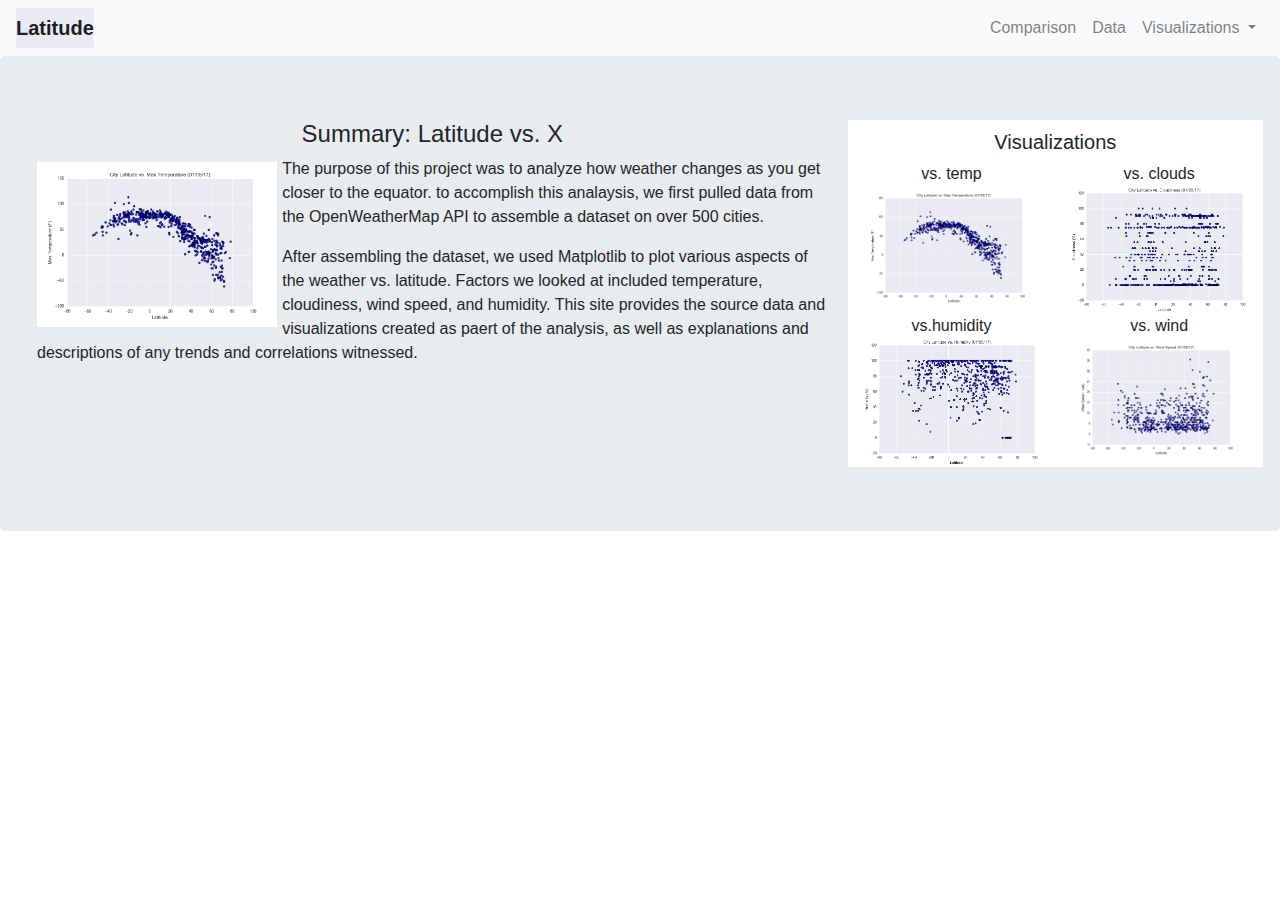
<file: index.html>
<!DOCTYPE html>
<html lang="en">
<head>
    <meta charset="UTF-8"/>
    <title>WeatherPy Analytics</title>
    <link rel="stylesheet" href="https://stackpath.bootstrapcdn.com/bootstrap/4.3.1/css/bootstrap.min.css" integrity="sha384-ggOyR0iXCbMQv3Xipma34MD+dH/1fQ784/j6cY/iJTQUOhcWr7x9JvoRxT2MZw1T" crossorigin="anonymous">
    <script src="https://code.jquery.com/jquery-3.3.1.slim.min.js" integrity="sha384-q8i/X+965DzO0rT7abK41JStQIAqVgRVzpbzo5smXKp4YfRvH+8abtTE1Pi6jizo" crossorigin="anonymous"></script>
    <script src="https://cdnjs.cloudflare.com/ajax/libs/popper.js/1.14.7/umd/popper.min.js" integrity="sha384-UO2eT0CpHqdSJQ6hJty5KVphtPhzWj9WO1clHTMGa3JDZwrnQq4sF86dIHNDz0W1" crossorigin="anonymous"></script>
    <script src="https://stackpath.bootstrapcdn.com/bootstrap/4.3.1/js/bootstrap.min.js" integrity="sha384-JjSmVgyd0p3pXB1rRibZUAYoIIy6OrQ6VrjIEaFf/nJGzIxFDsf4x0xIM+B07jRM" crossorigin="anonymous"></script>

    <link rel="stylesheet" href="style.css">
  
</head>

<body>
    <title>Home</title>
    <!--Navigation Bar-->
    <nav class="navbar navbar-expand-md navbar-light bg-light">
        <a class="navbar-brand brhead" href="index.html">Latitude</a>
        <button class="navbar-toggler" type="button" data-toggle="collapse" 
        data-target="#navbarSupportedContent" aria-controls="navbarSupportedContent" 
        aria-expanded="false" aria-label="Toggle navigation">
            <span class="navbar-toggler-icon"></span>
        </button>                  
        <div class="collapse navbar-collapse justify-content-end" id="navbar-collapse">
            <ul class="navbar-nav">
            <li class="nav-item">
                <a class="nav-link" href="comparison.html">Comparison</a>
            </li>
            <li class="nav-item">
                <a class="nav-link" href="data.html">Data</a>
            </li>
            <li class="nav-item dropdown mr-auto">
                <a class="nav-link dropdown-toggle" href="#" id="navbarDropdown" role="button" 
                data-toggle="dropdown" aria-haspopup="true" aria-expanded="false">
                Visualizations
                </a>
                <div class="dropdown-menu dropdown-menu-right" aria-labelledby="navbarDropdown">
                <a class="dropdown-item" href="temp.html">Lat vs Max Temperature</a>
                <a class="dropdown-item" href="humidity.html">Lat vs Max Humidity</a>
                <a class="dropdown-item" href="clouds.html">Lat vs Max Cloudiness</a>
                <a class="dropdown-item" href="wind.html">Lat vs Wind Speed</a>
                </div>
            </li>
            </ul>
        </div>
    </nav>

    <!-- Body of Home Page-->
    <div class="jumbotron">
        <div class="row">
            <div class="col-md-8">            
                <h4 class="text-center">Summary:  Latitude vs. X</h4>
                <div class="snippet img">
                    <img src="temp.png" class="float-left" 
                    alt="plot thumbnail">                                  
                    <p style="padding-left:5px">The purpose of this project was to analyze how weather changes
                        as you get closer to the equator.  to accomplish this analaysis,
                        we first pulled data from the OpenWeatherMap API to assemble a 
                        dataset on over 500 cities.
                    </p>
                    <p style="padding-left: 5px"  >After assembling the dataset, we used Matplotlib to plot various
                        aspects of the weather vs. latitude.  Factors we looked at included
                        temperature, cloudiness, wind speed, and humidity.  This site
                        provides the source data and visualizations created as paert of the
                        analysis, as well as explanations and descriptions of any trends and
                        correlations witnessed.
                    </p>
                </div> 
            </div>
            <!-- Visualization Bar-->
            <div class ="col-md-4 text-center" style="background-color: white" >
            <h5 class="text-center" style="padding-top:10px">Visualizations</h5>
                    
                <!-- First Row with 2 plots-->   
                <div class="row">                         
                    <div class="col-sm">
                        <h10>vs. temp</h10>
                        <a href="temp.html">                        
                            <div class="thumbs img">
                            <img src="temp.png" class="img-fluid"  
                            alt="temp thumbnail"> 
                            </div>                        
                        </a>
                    </div>                        
                    <div class="col-sm">
                        <h10>vs. clouds</h10>    
                        <a href="clouds.html">
                            <div class="thumbs img">
                            <img src="clouds.png" class="img-fluid"   
                            alt="clouds thumbnail"> 
                            </div>
                        </a>
                    </div>
                </div>
                <!--Second row of plots--> 
                <div class="row"> 
                    <div class="col-sm">
                        <h10>vs.humidity</h10>
                        <a href="humidity.html">
                            <div class="thumbs img">
                            <img src="humidity.png" class="img-fluid"
                            alt="humidity thumbnail"> 
                            </div>
                        </a>
                    </div>
                    <div class="col-sm">
                        <h10>vs. wind</h10>
                        <a href="wind.html">
                            <div class="thumbs img">
                            <img src="wind.png" class="img-fluid" 
                            alt="wind thumbnail"> 
                            </div>
                        </a>
                    </div>
                </div>
            </div>    
        </div>   
    </div>
</body>
</html>
</file>
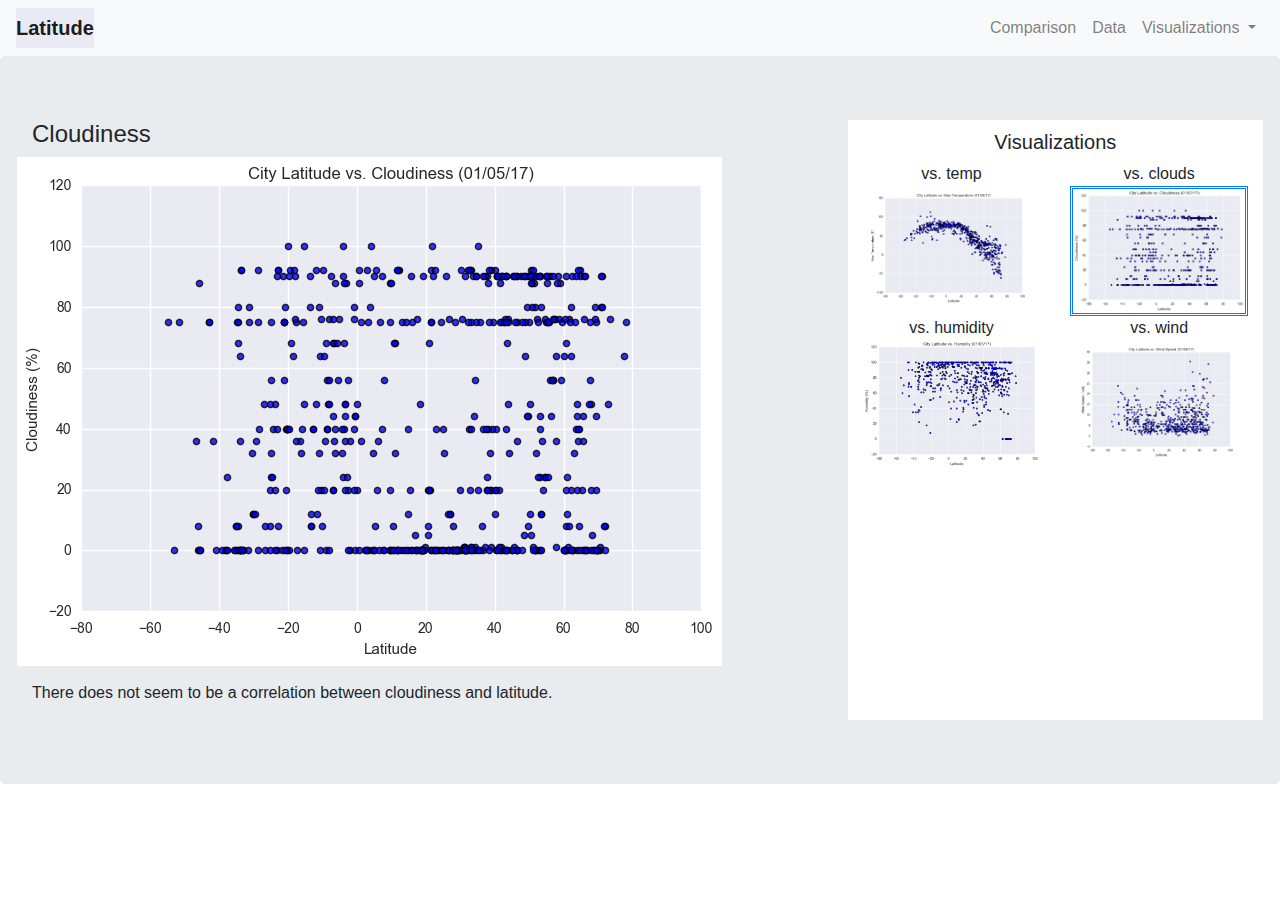
<file: clouds.html>
<!DOCTYPE html>
<html lang="en">
<head>
    <meta charset="UTF-8"/>
    <title>Graphing Homework</title>
    <link rel="stylesheet" href="https://stackpath.bootstrapcdn.com/bootstrap/4.3.1/css/bootstrap.min.css" integrity="sha384-ggOyR0iXCbMQv3Xipma34MD+dH/1fQ784/j6cY/iJTQUOhcWr7x9JvoRxT2MZw1T" crossorigin="anonymous">
    <script src="https://code.jquery.com/jquery-3.3.1.slim.min.js" integrity="sha384-q8i/X+965DzO0rT7abK41JStQIAqVgRVzpbzo5smXKp4YfRvH+8abtTE1Pi6jizo" crossorigin="anonymous"></script>
    <script src="https://cdnjs.cloudflare.com/ajax/libs/popper.js/1.14.7/umd/popper.min.js" integrity="sha384-UO2eT0CpHqdSJQ6hJty5KVphtPhzWj9WO1clHTMGa3JDZwrnQq4sF86dIHNDz0W1" crossorigin="anonymous"></script>
    <script src="https://stackpath.bootstrapcdn.com/bootstrap/4.3.1/js/bootstrap.min.js" integrity="sha384-JjSmVgyd0p3pXB1rRibZUAYoIIy6OrQ6VrjIEaFf/nJGzIxFDsf4x0xIM+B07jRM" crossorigin="anonymous"></script>

    <link rel="stylesheet" href="style.css">
  
</head>
<title>Clouds</title>
    <!--Navigation Bar-->
    <nav class="navbar navbar-expand-md navbar-light bg-light">
        <a class="navbar-brand brhead" href="index.html">Latitude</a>
        <button class="navbar-toggler" type="button" data-toggle="collapse" 
        data-target="#navbarSupportedContent" aria-controls="navbarSupportedContent" 
        aria-expanded="false" aria-label="Toggle navigation">
            <span class="navbar-toggler-icon"></span>
        </button>                  
        <div class="collapse navbar-collapse justify-content-end" id="navbar-collapse">
            <ul class="navbar-nav">
            <li class="nav-item">
                <a class="nav-link" href="comparison.html">Comparison</a>
            </li>
            <li class="nav-item">
                <a class="nav-link" href="data.html">Data</a>
            </li>
            <li class="nav-item dropdown">
                <a class="nav-link dropdown-toggle" href="#" id="navbarDropdown" role="button" 
                data-toggle="dropdown" aria-haspopup="true" aria-expanded="false">
                Visualizations
                </a>
                <div class="dropdown-menu dropdown-menu-right" aria-labelledby="navbarDropdown">
                <a class="dropdown-item" href="temp.html">Lat vs Max Temperature</a>
                <a class="dropdown-item" href="humidity.html">Lat vs Max Humidity</a>
                <a class="dropdown-item" href="clouds.html">Lat vs Max Cloudiness</a>
                <a class="dropdown-item" href="wind.html">Lat vs Wind Speed</a>
                </div>
            </li>
            </ul>
        </div>
    </nav>

    <!-- Temperature Page -->
    <div class="jumbotron">
        <div class="row"> 
        <!-- First column with main visualization-->
            <div class="col-md-8">                
                <h4 class="pt-md:10px">Cloudiness</h4>
                <div class="row text-center">
                    <div class="visual img">                  
                        <img src="clouds.png" class="center" 
                        alt="temp vs latitude">
                    </div>
                </div>
                <div class="row text=left" style="padding: 15px">There does not seem
                    to be a correlation between cloudiness and latitude. 
                </div>
            </div>
        
        <!-- Visualization Box-->
            <div class="col-md-4 text-center" style="background-color:white">
                <h5 class="text-center" style="padding-top:10px">Visualizations</h5>
                    
                <!-- First Row with 2 plots-->   
                <div class="row">
                    <div class="col-sm" style="box-sizing: border-box">
                        <h10>vs. temp</h10>
                        <a href="temp.html">                        
                            <div class="thumbs img">
                            <img src="temp.png" class="img-fluid"  
                            alt="temp thumbnail"> 
                            </div>                        
                        </a>
                    </div>                        
                    <div class="col-sm"> 
                        <h10>vs. clouds</h10>   
                        <a href="clouds.html">
                            <div class="thumbs img">
                            <img src="clouds.png" class="img-fluid" style="border-style:double"  
                            alt="clouds thumbnail"> 
                            </div>
                        </a>
                    </div>
                </div>
                <div class="row"> 
                    <div class="col-sm">
                        <h10>vs. humidity</h10>
                        <a href="humidity.html">
                            <div class="thumbs img">
                            <img src="humidity.png" class="img-fluid" 
                            alt="humidity thumbnail"> 
                            </div>
                        </a>
                    </div>
                    <div class="col-sm">
                        <h10>vs. wind</h10>
                        <a href="wind.html">
                            <div class="thumbs img">
                            <img src="wind.png" class="img-fluid" 
                            alt="wind thumbnail"> 
                            </div>
                        </a>
                    </div>
                </div>
            </div>    
        </div>    
    </div>     
</html>
</file>
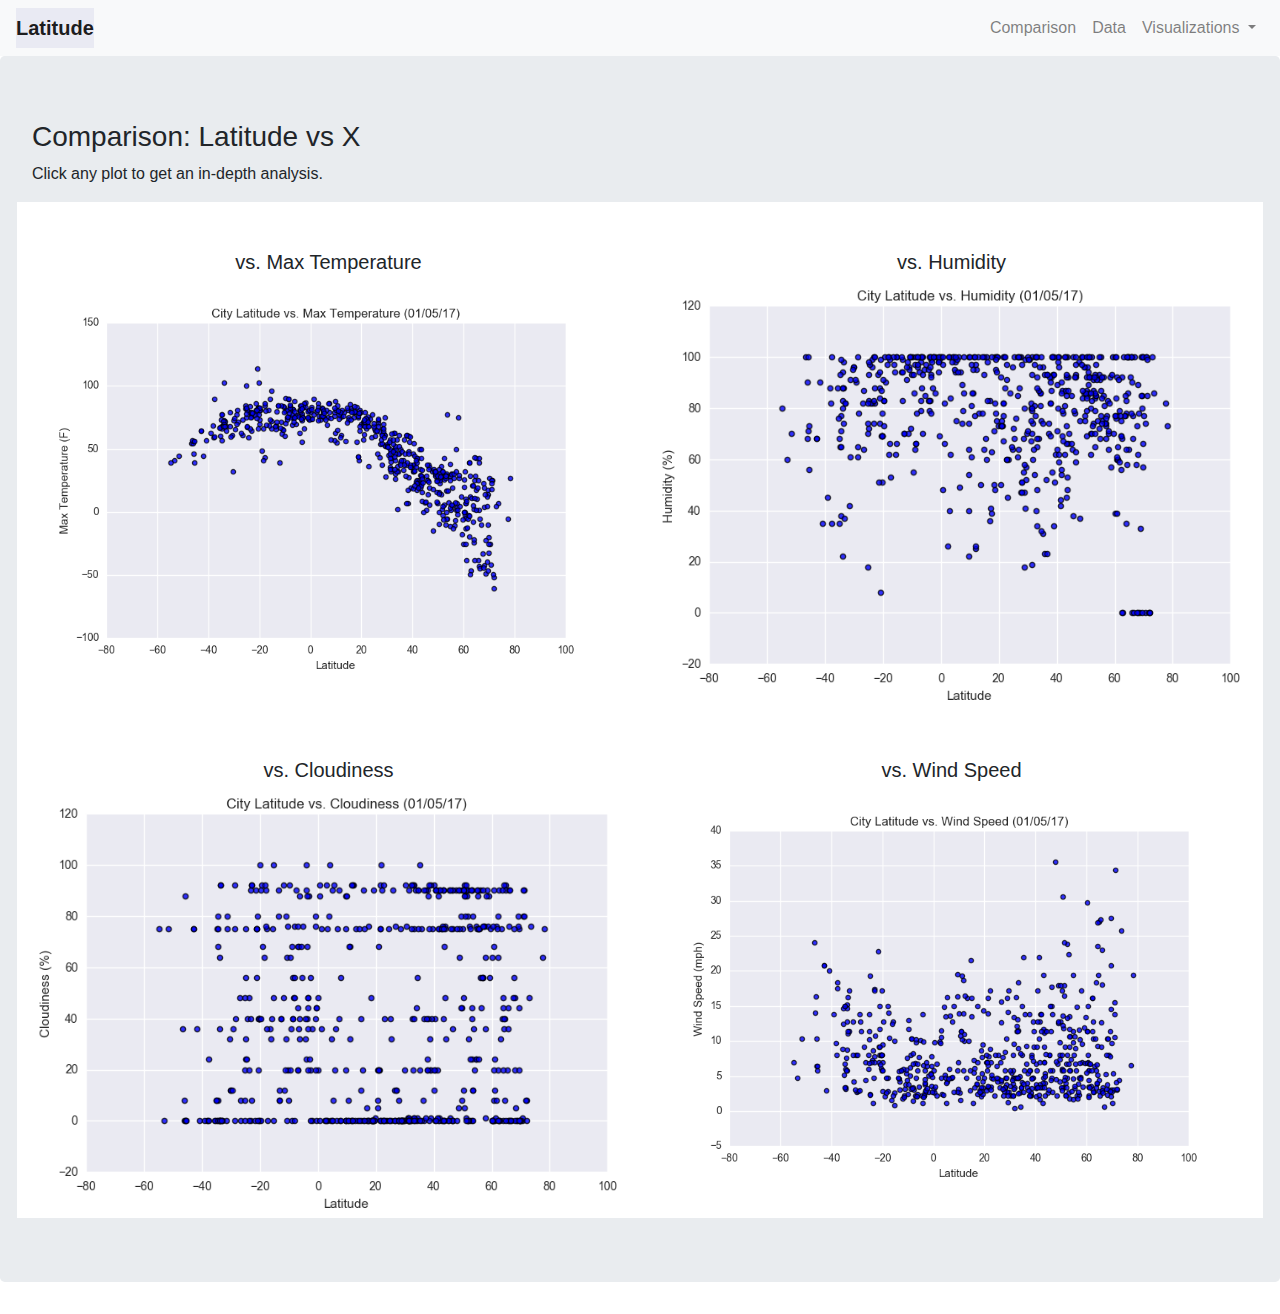
<file: comparison.html>
<!DOCTYPE html>
<html lang="en">
    <head>
        <meta charset="UTF-8"/>
        <title>Graphing Homework</title>
        <link rel="stylesheet" href="https://stackpath.bootstrapcdn.com/bootstrap/4.3.1/css/bootstrap.min.css" integrity="sha384-ggOyR0iXCbMQv3Xipma34MD+dH/1fQ784/j6cY/iJTQUOhcWr7x9JvoRxT2MZw1T" crossorigin="anonymous">
        <script src="https://code.jquery.com/jquery-3.3.1.slim.min.js" integrity="sha384-q8i/X+965DzO0rT7abK41JStQIAqVgRVzpbzo5smXKp4YfRvH+8abtTE1Pi6jizo" crossorigin="anonymous"></script>
        <script src="https://cdnjs.cloudflare.com/ajax/libs/popper.js/1.14.7/umd/popper.min.js" integrity="sha384-UO2eT0CpHqdSJQ6hJty5KVphtPhzWj9WO1clHTMGa3JDZwrnQq4sF86dIHNDz0W1" crossorigin="anonymous"></script>
        <script src="https://stackpath.bootstrapcdn.com/bootstrap/4.3.1/js/bootstrap.min.js" integrity="sha384-JjSmVgyd0p3pXB1rRibZUAYoIIy6OrQ6VrjIEaFf/nJGzIxFDsf4x0xIM+B07jRM" crossorigin="anonymous"></script>

        <link rel="stylesheet" href="style.css">
    
    </head>
    <body>
        <title>Comparisons</title>
            <!--Navigation Bar-->
        <nav class="navbar navbar-expand-sm navbar-light bg-light">
            <a class="navbar-brand brhead" href="index.html">Latitude</a>
            <button class="navbar-toggler" type="button" data-toggle="collapse" 
            data-target="#navbarSupportedContent" aria-controls="navbarSupportedContent" 
            aria-expanded="false" aria-label="Toggle navigation">
                <span class="navbar-toggler-icon"></span>
            </button>                  
            <div class="collapse navbar-collapse justify-content-end" id="navbar-collapse">
                <ul class="navbar-nav">
                <li class="nav-item">
                    <a class="nav-link" href="comparison.html">Comparison</a>
                </li>
                <li class="nav-item">
                    <a class="nav-link" href="data.html">Data</a>
                </li>
                <li class="nav-item dropdown">
                    <a class="nav-link dropdown-toggle" href="#" id="navbarDropdown" role="button" 
                    data-toggle="dropdown" aria-haspopup="true" aria-expanded="false">
                    Visualizations
                    </a>
                    <div class="dropdown-menu dropdown-menu-right" aria-labelledby="navbarDropdown">
                    <a class="dropdown-item" href="temp.html">Lat vs Max Temperature</a>
                    <a class="dropdown-item" href="humidity.html">Lat vs Max Humidity</a>
                    <a class="dropdown-item" href="clouds.html">Lat vs Max Cloudiness</a>
                    <a class="dropdown-item" href="wind.html">Lat vs Wind Speed</a>
                    </div>
                </li>
                </ul>
            </div>
        </nav>

        <!-- Create a page with the plots, when plot is clicked, it will go to analysis page-->
        
        <div class="jumbotron">
            <h3>Comparison:  Latitude vs X</h3>
            <p>Click any plot to get an in-depth analysis.</p>
            <div class ="row text-center pt-md-5" style="background-color: white" >
                <div class="col-md-6">
                    <h5> vs. Max Temperature</h5>
                    <row>
                        <a href="temp.html">
                                <div class="visual img">
                                    <img src="temp.png"   
                                    alt="temp thumbnail"> 
                                </div>
                            </a>
                    </row>
                </div>                              
                <div class="col-md-6" >
                    <h5>vs. Humidity</h5>
                    <row>
                        <a href="humidity.html">
                                <div class="visual img">
                                    <img src="humidity.png"   
                                    alt="humidity thumbnail"> 
                                </div>
                        </a>
                    </row>
                </div>                    
            </div>
            <div class ="row text-center pt-md-5" style="background-color: white">
                <div class="col-md-6">
                    <h5> vs. Cloudiness</h5>
                    <row> 
                        <a href="clouds.html">
                                <div class="visual img">
                                <img src="clouds.png"   
                                alt="clouds thumbnail">
                                </div>
                            </a>
                    </row>
                </div>
                <div class="col-md-6">
                    <h5>vs. Wind Speed</h5>
                    <row>
                        <a href="wind.html">
                            <div class="visual img">
                            <img src="wind.png"  
                            alt="wind thumbnail">
                            </div>
                        </a>
                    </row>
                </div>
            </div>
        </div>
    </body>
</html>
</file>
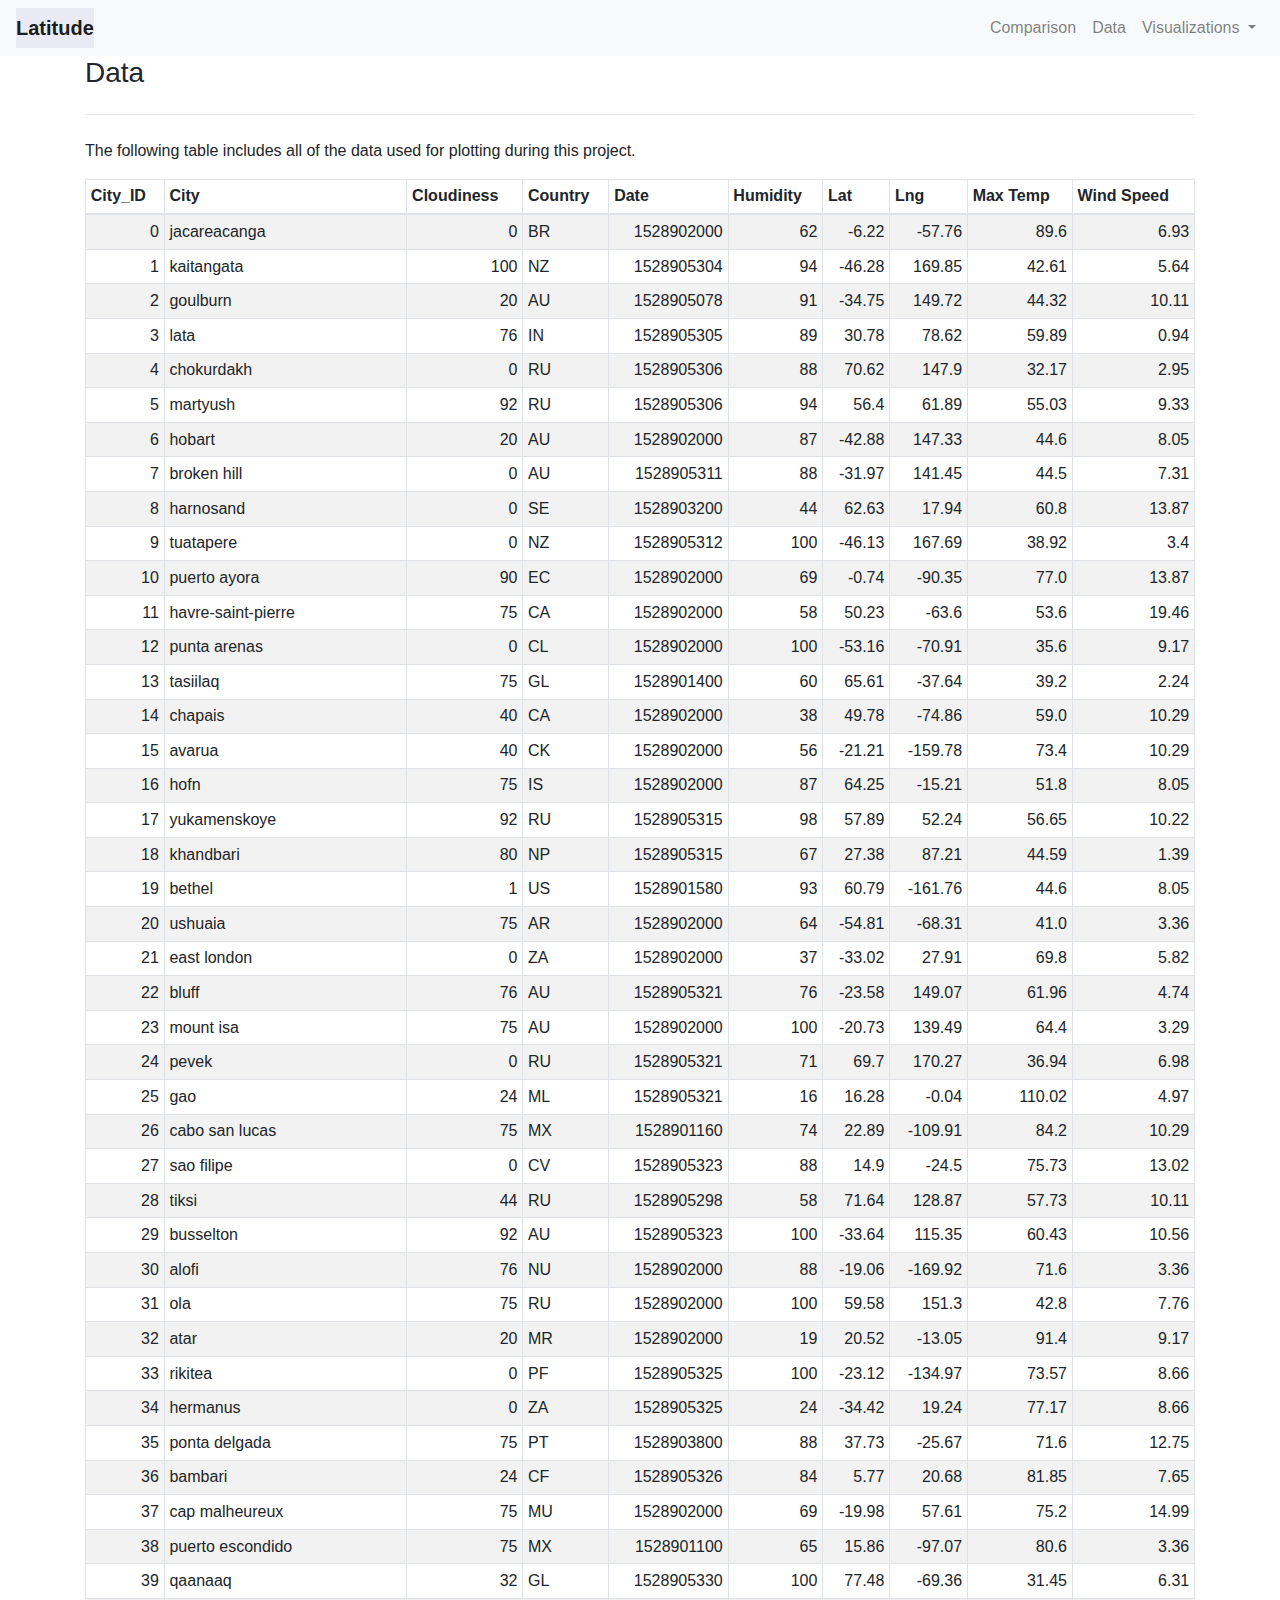
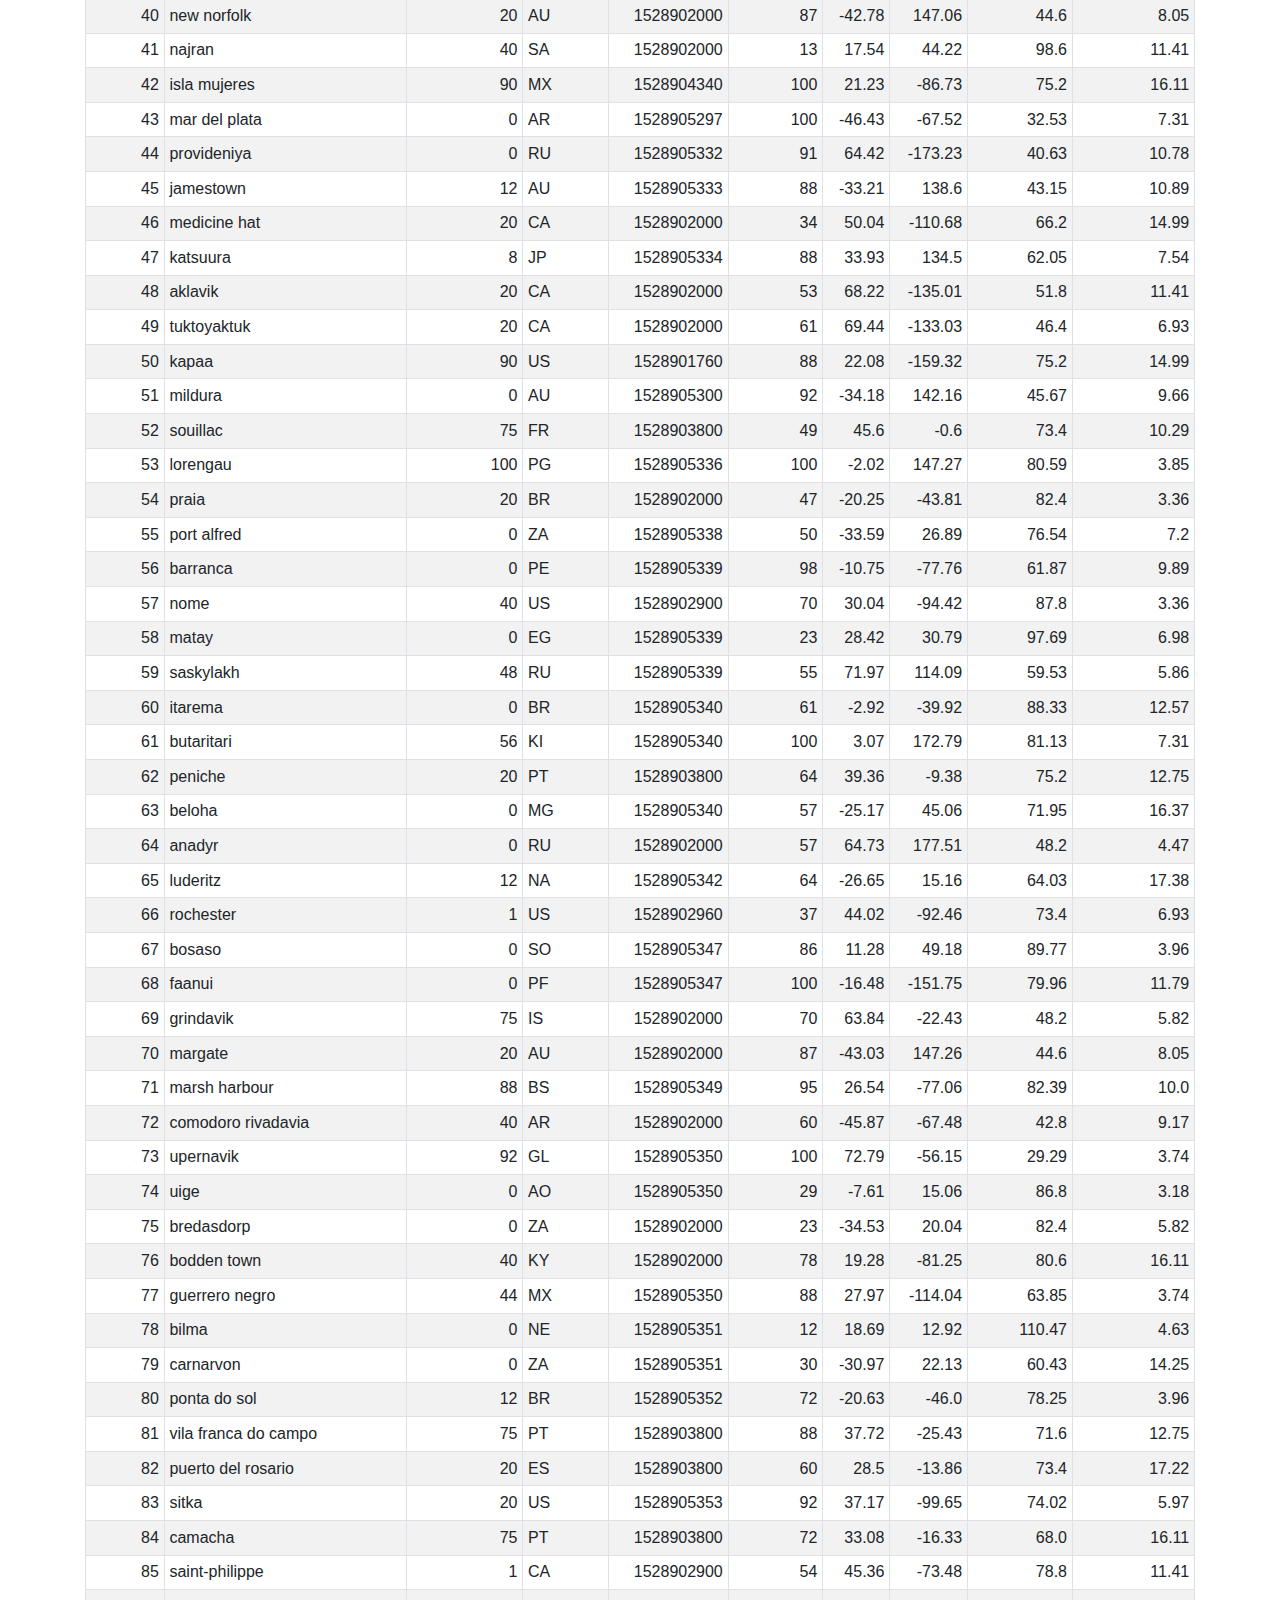
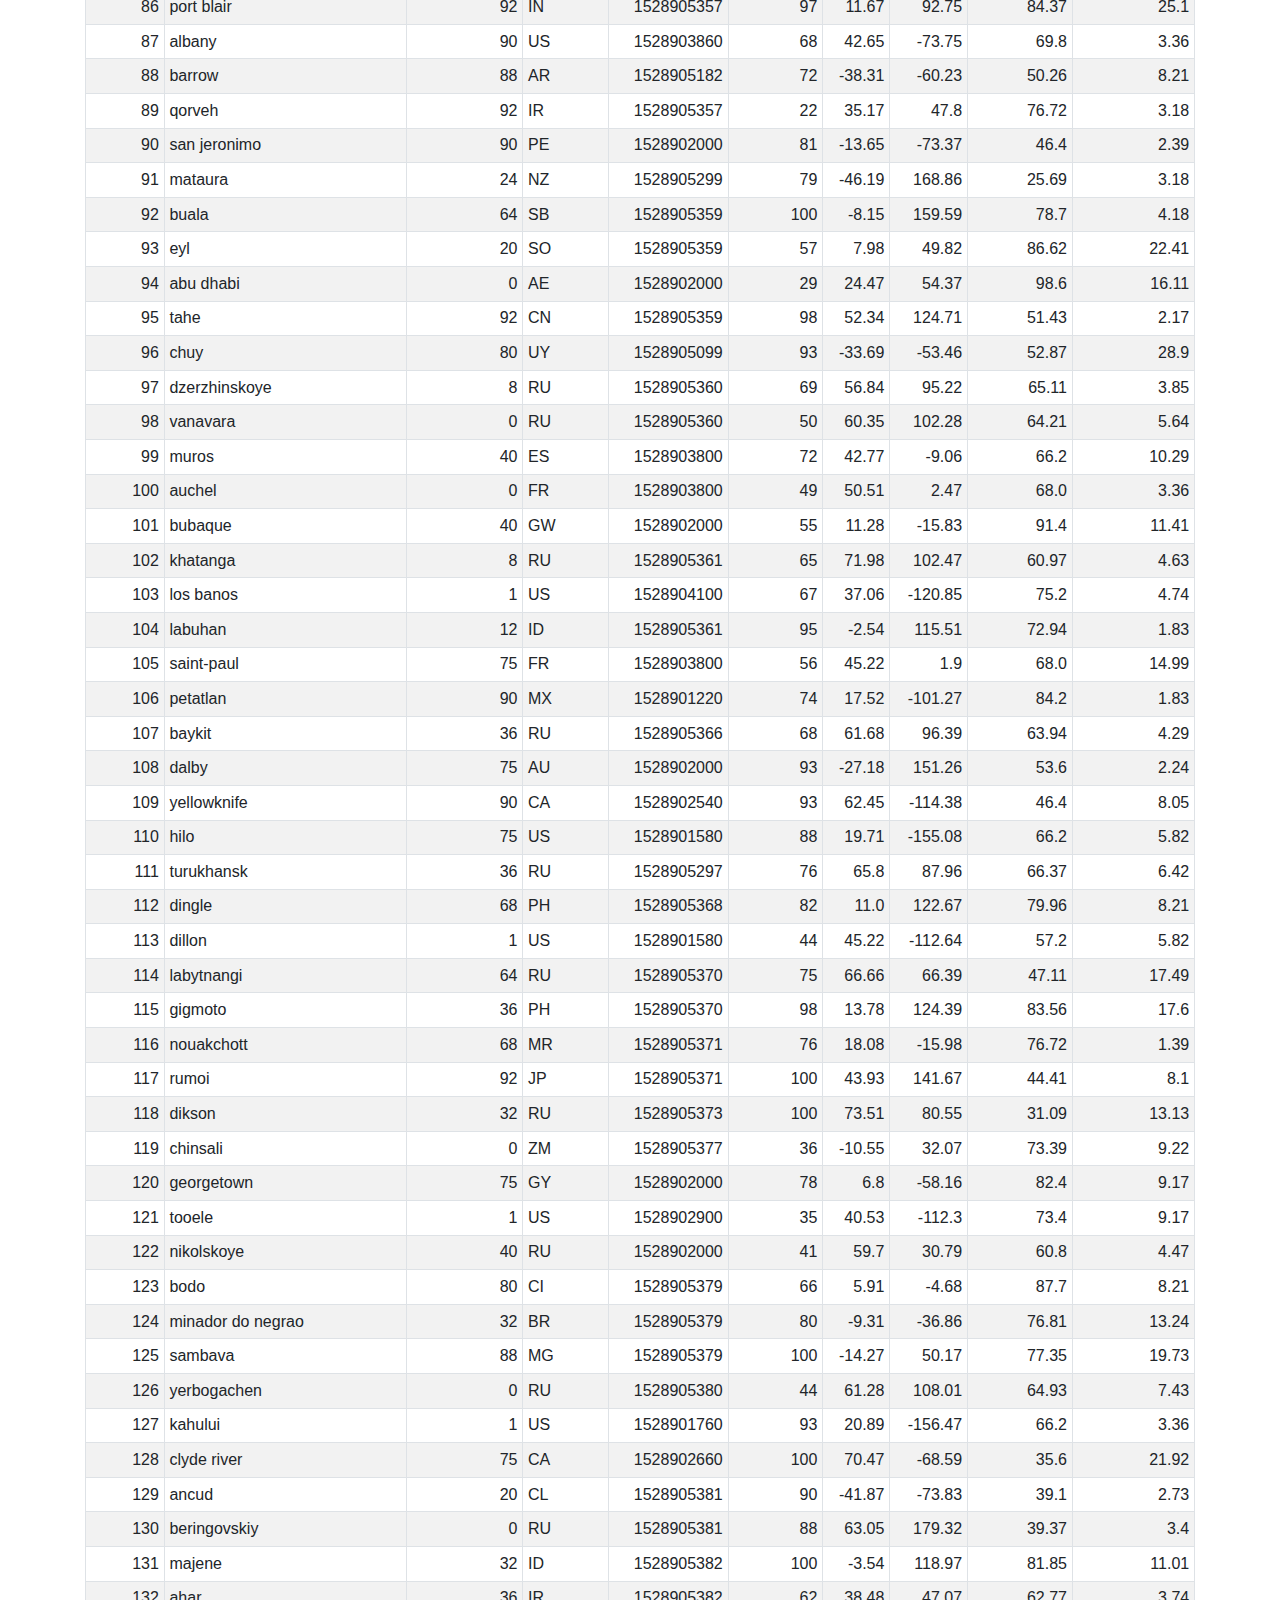
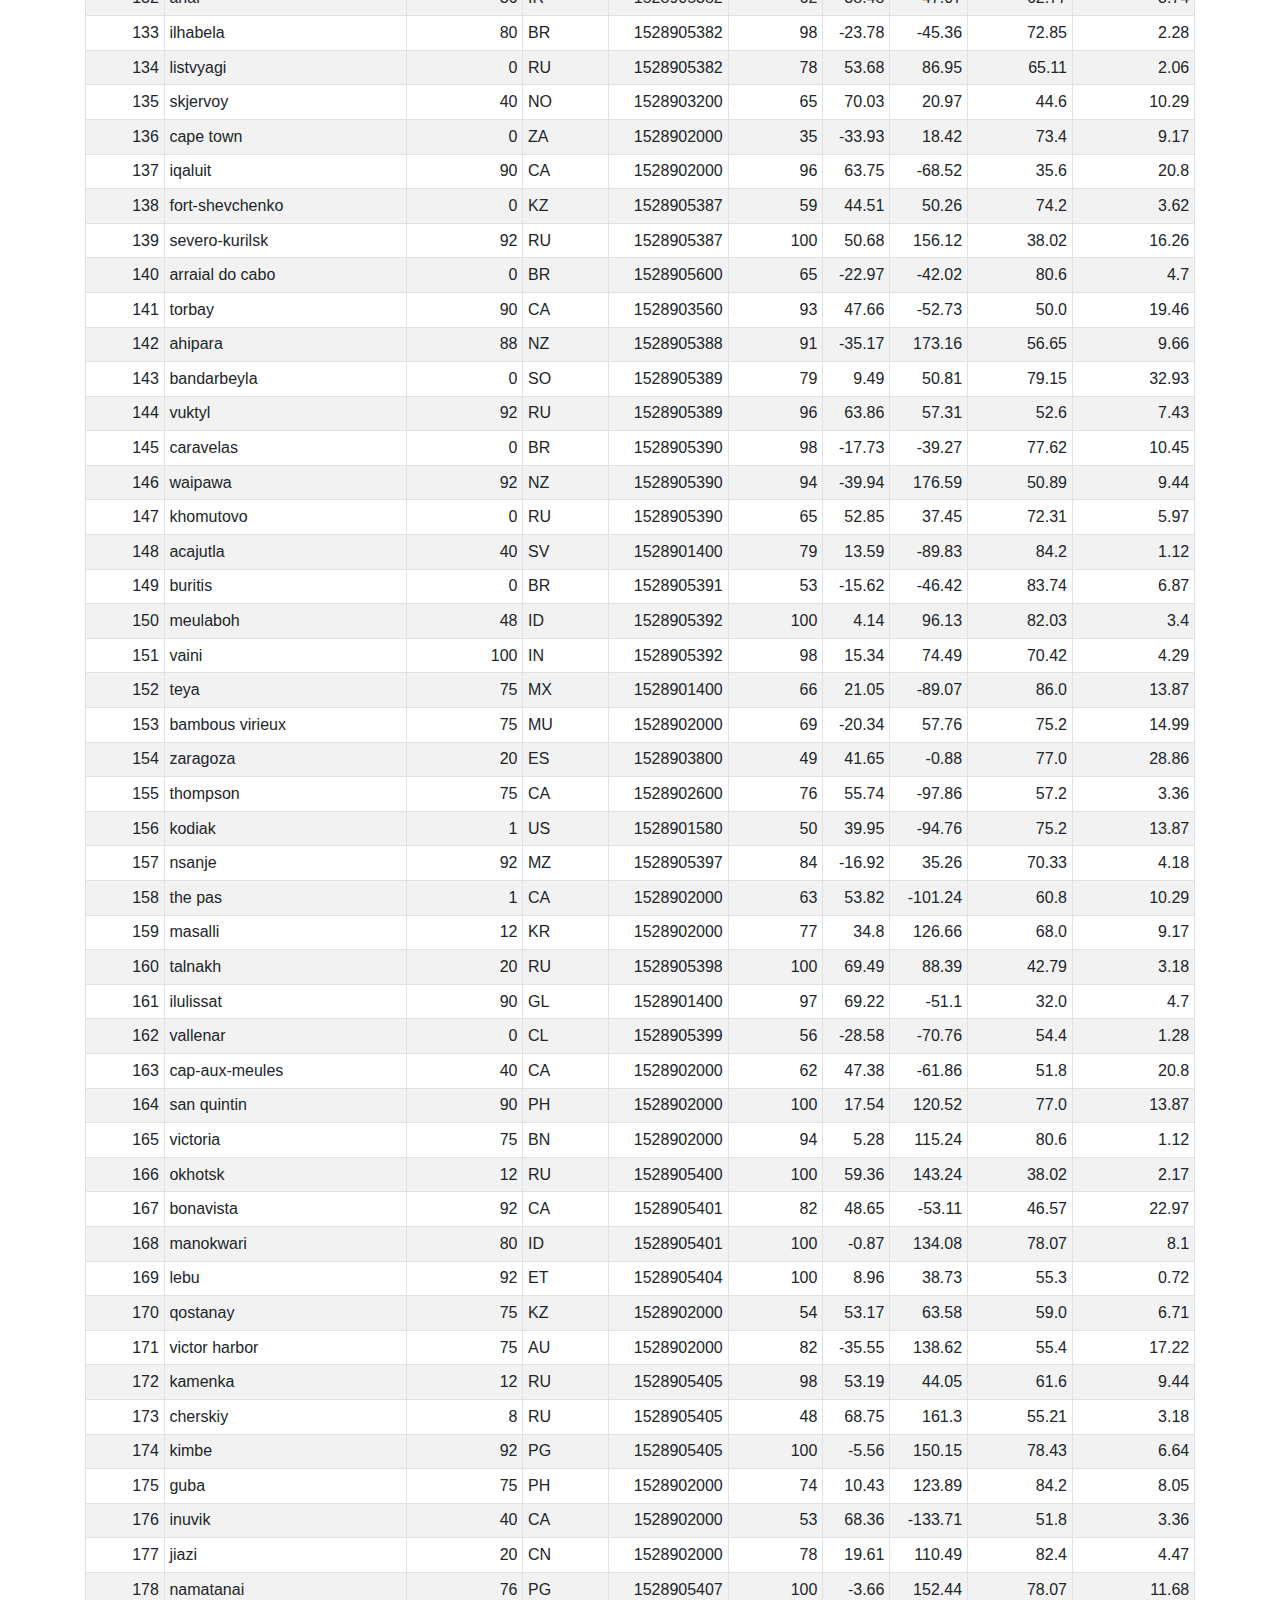
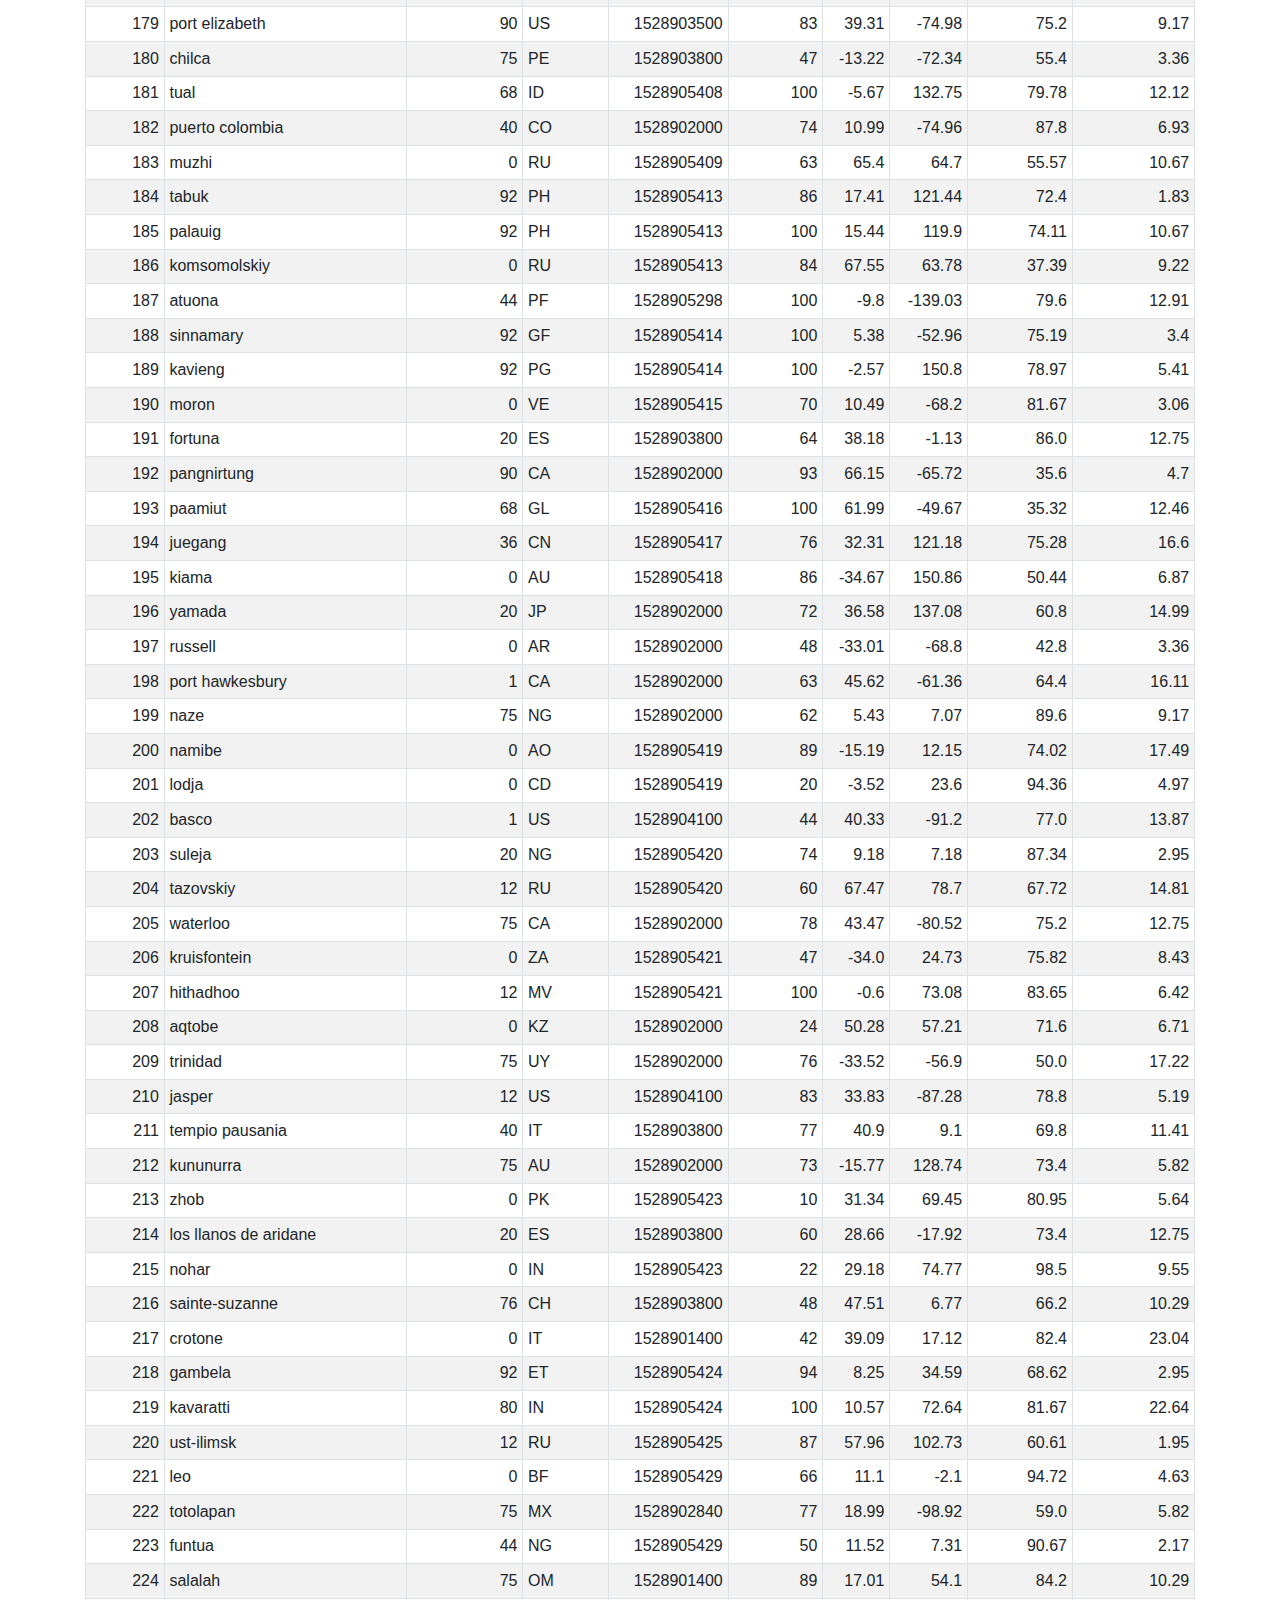
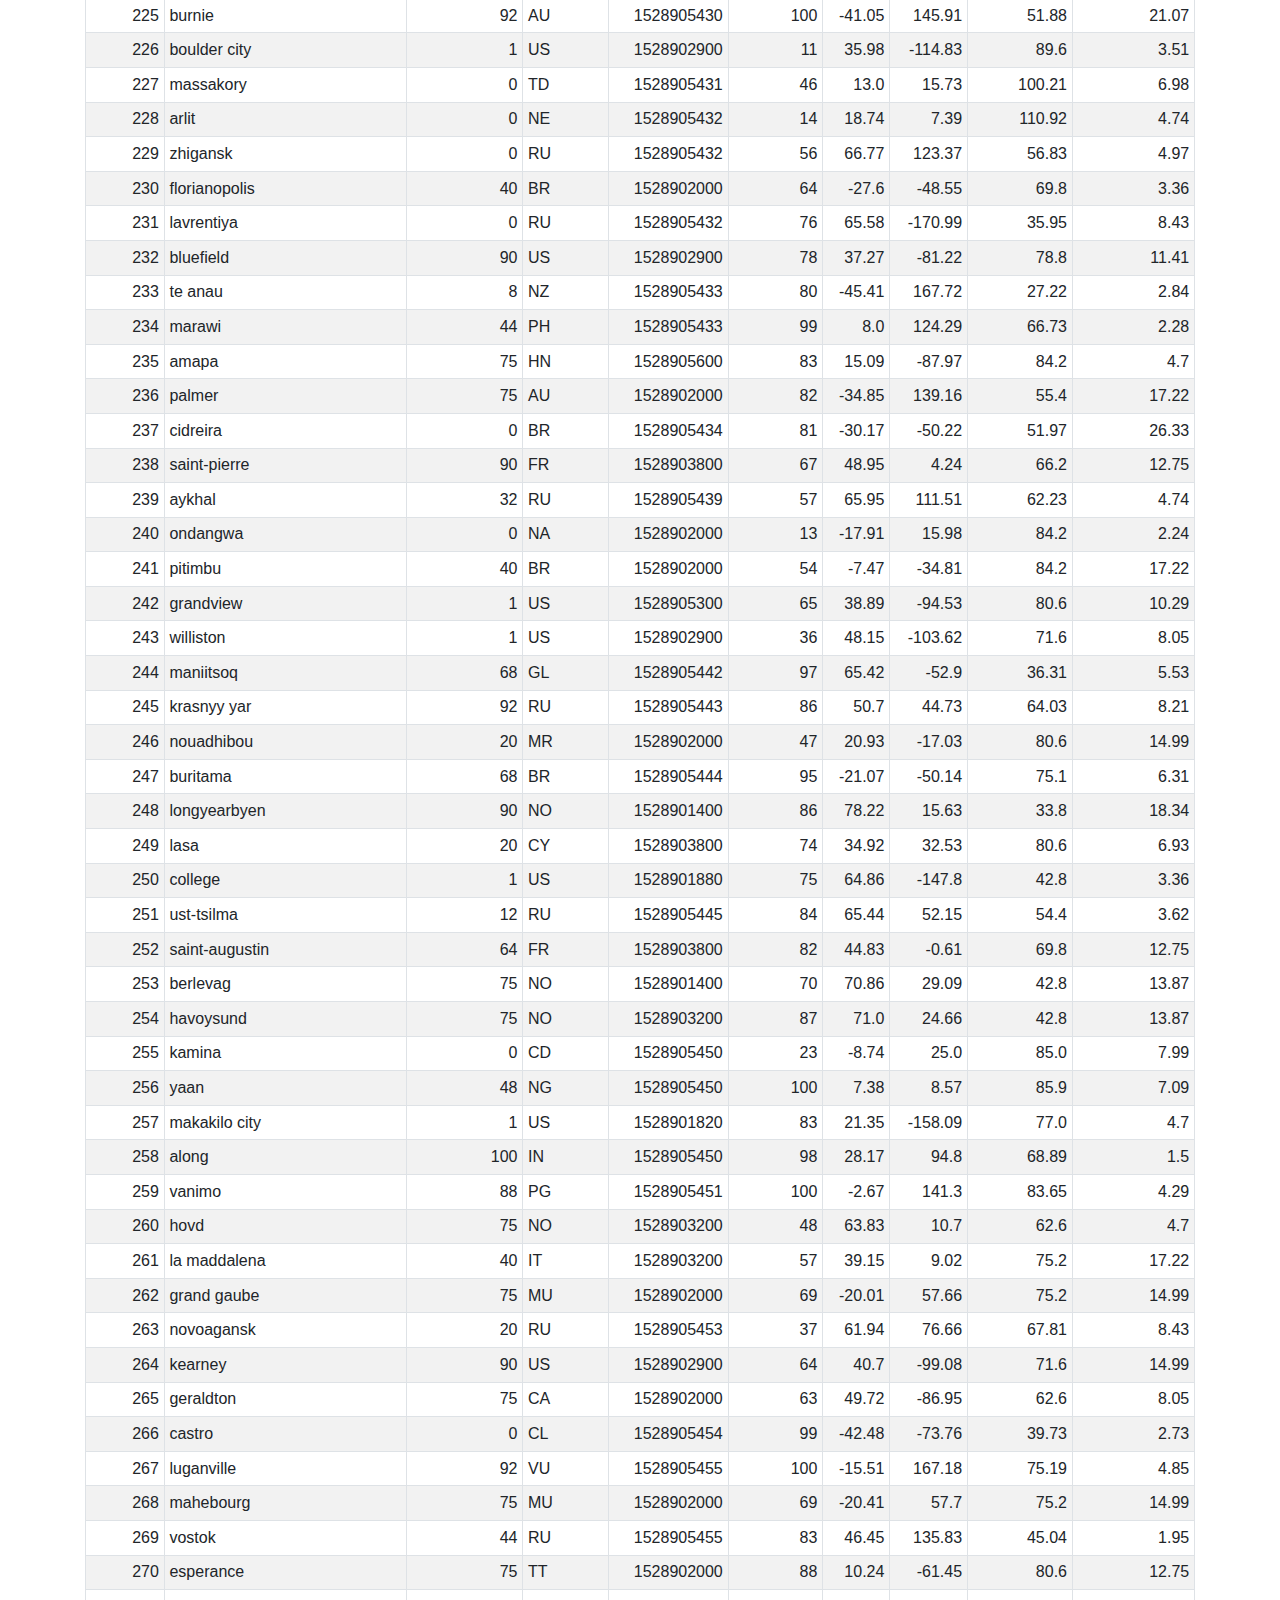
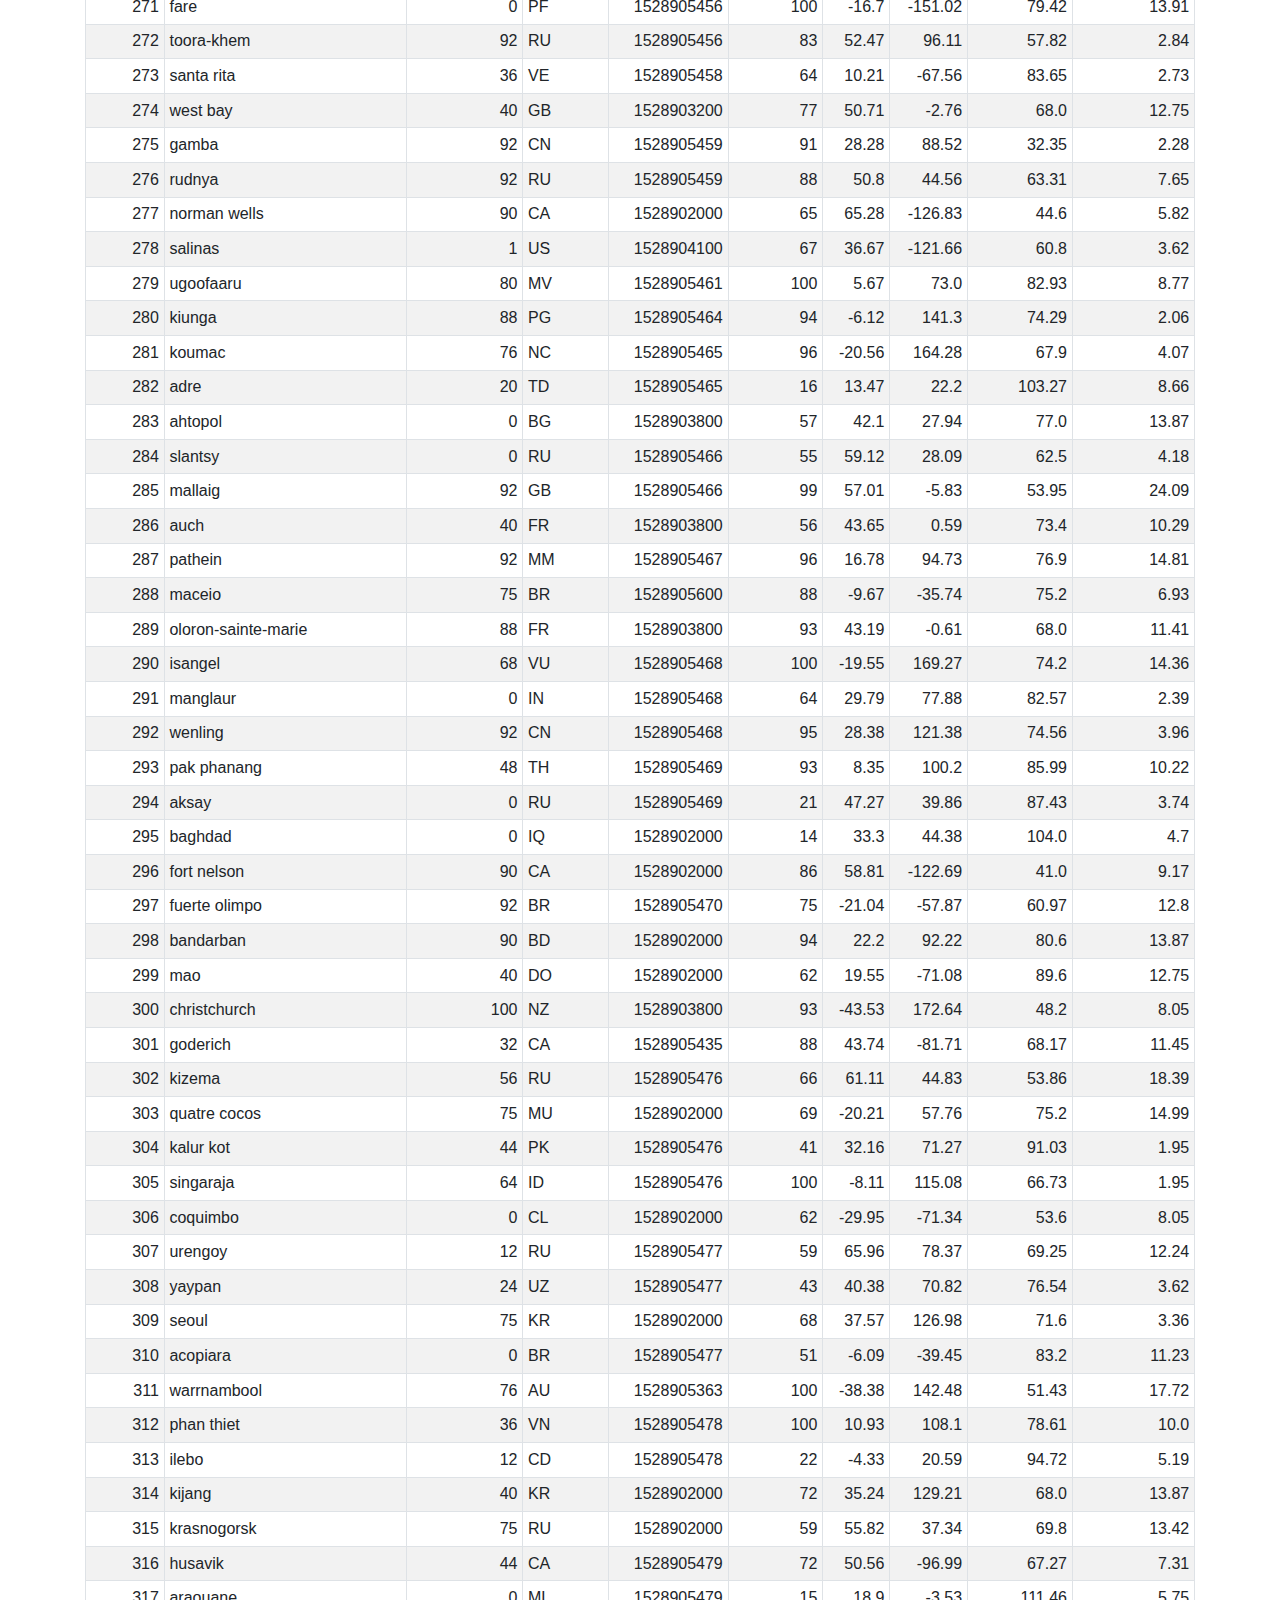
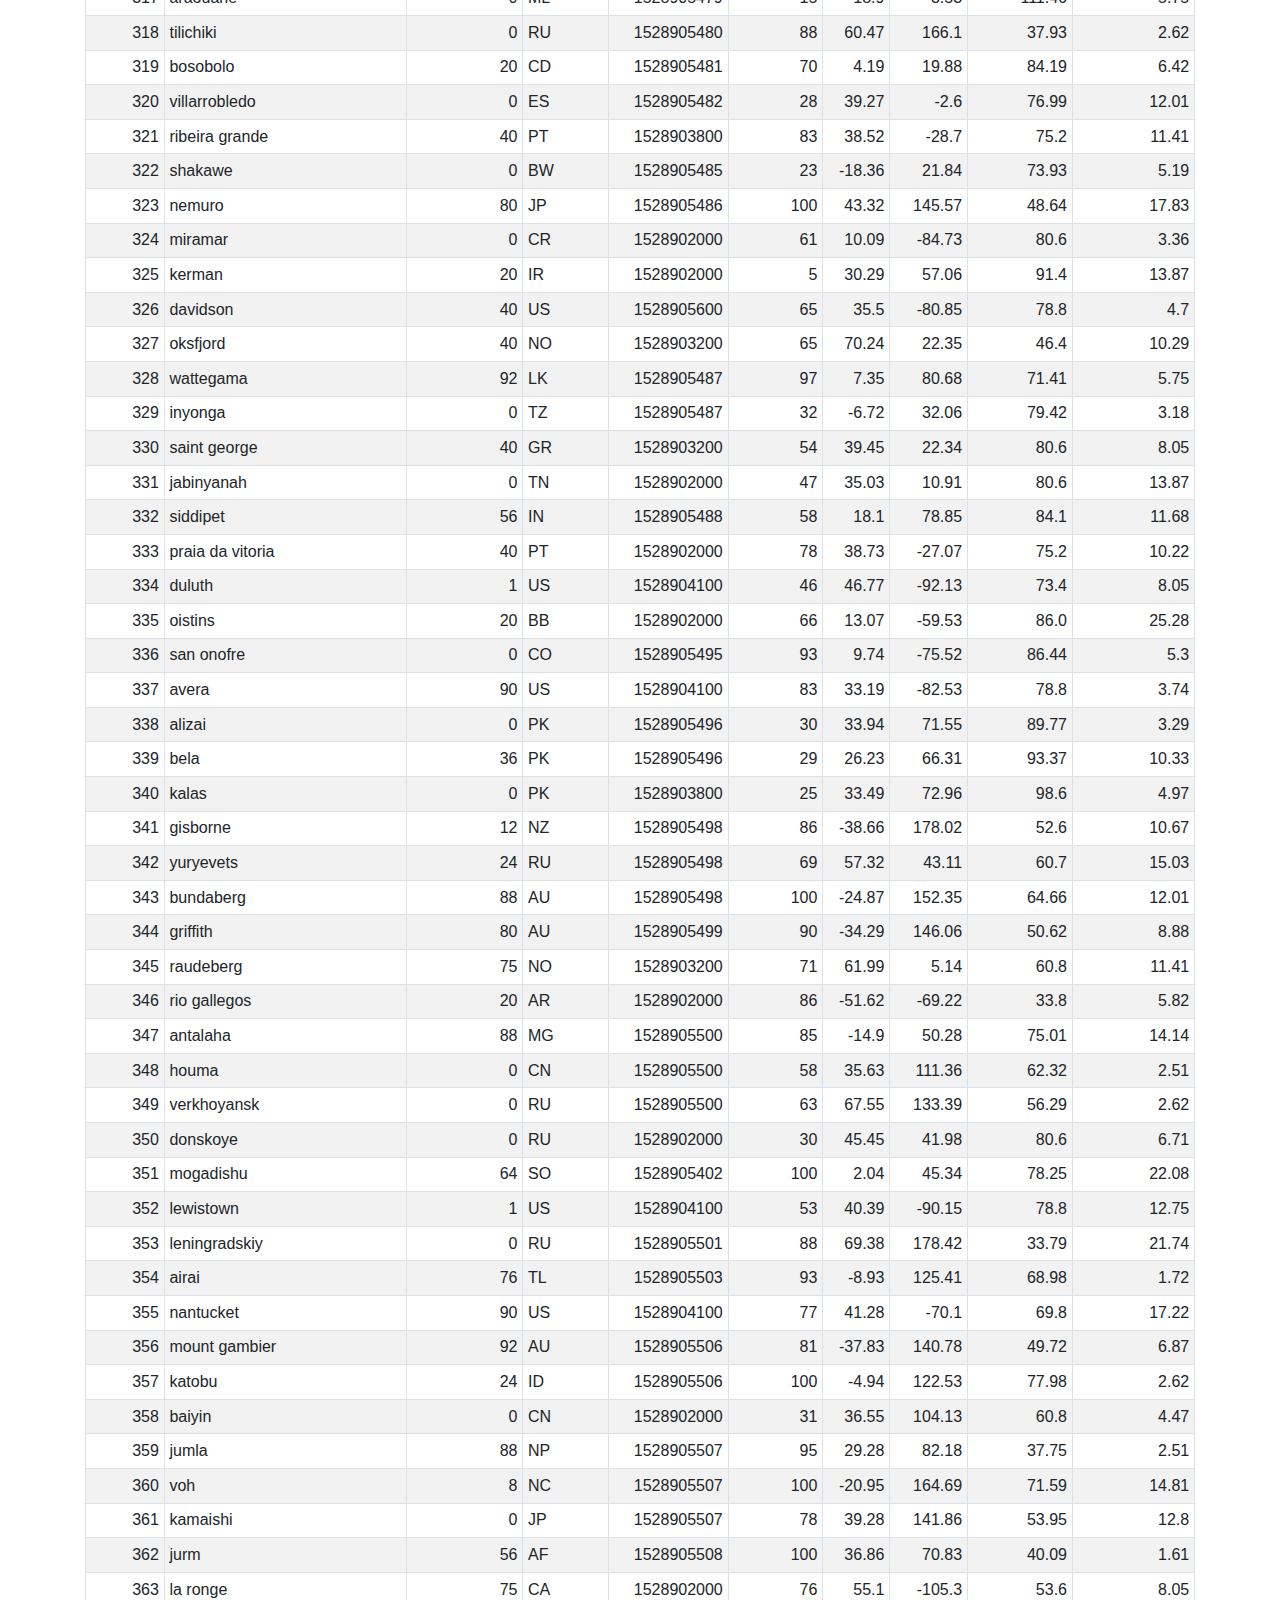
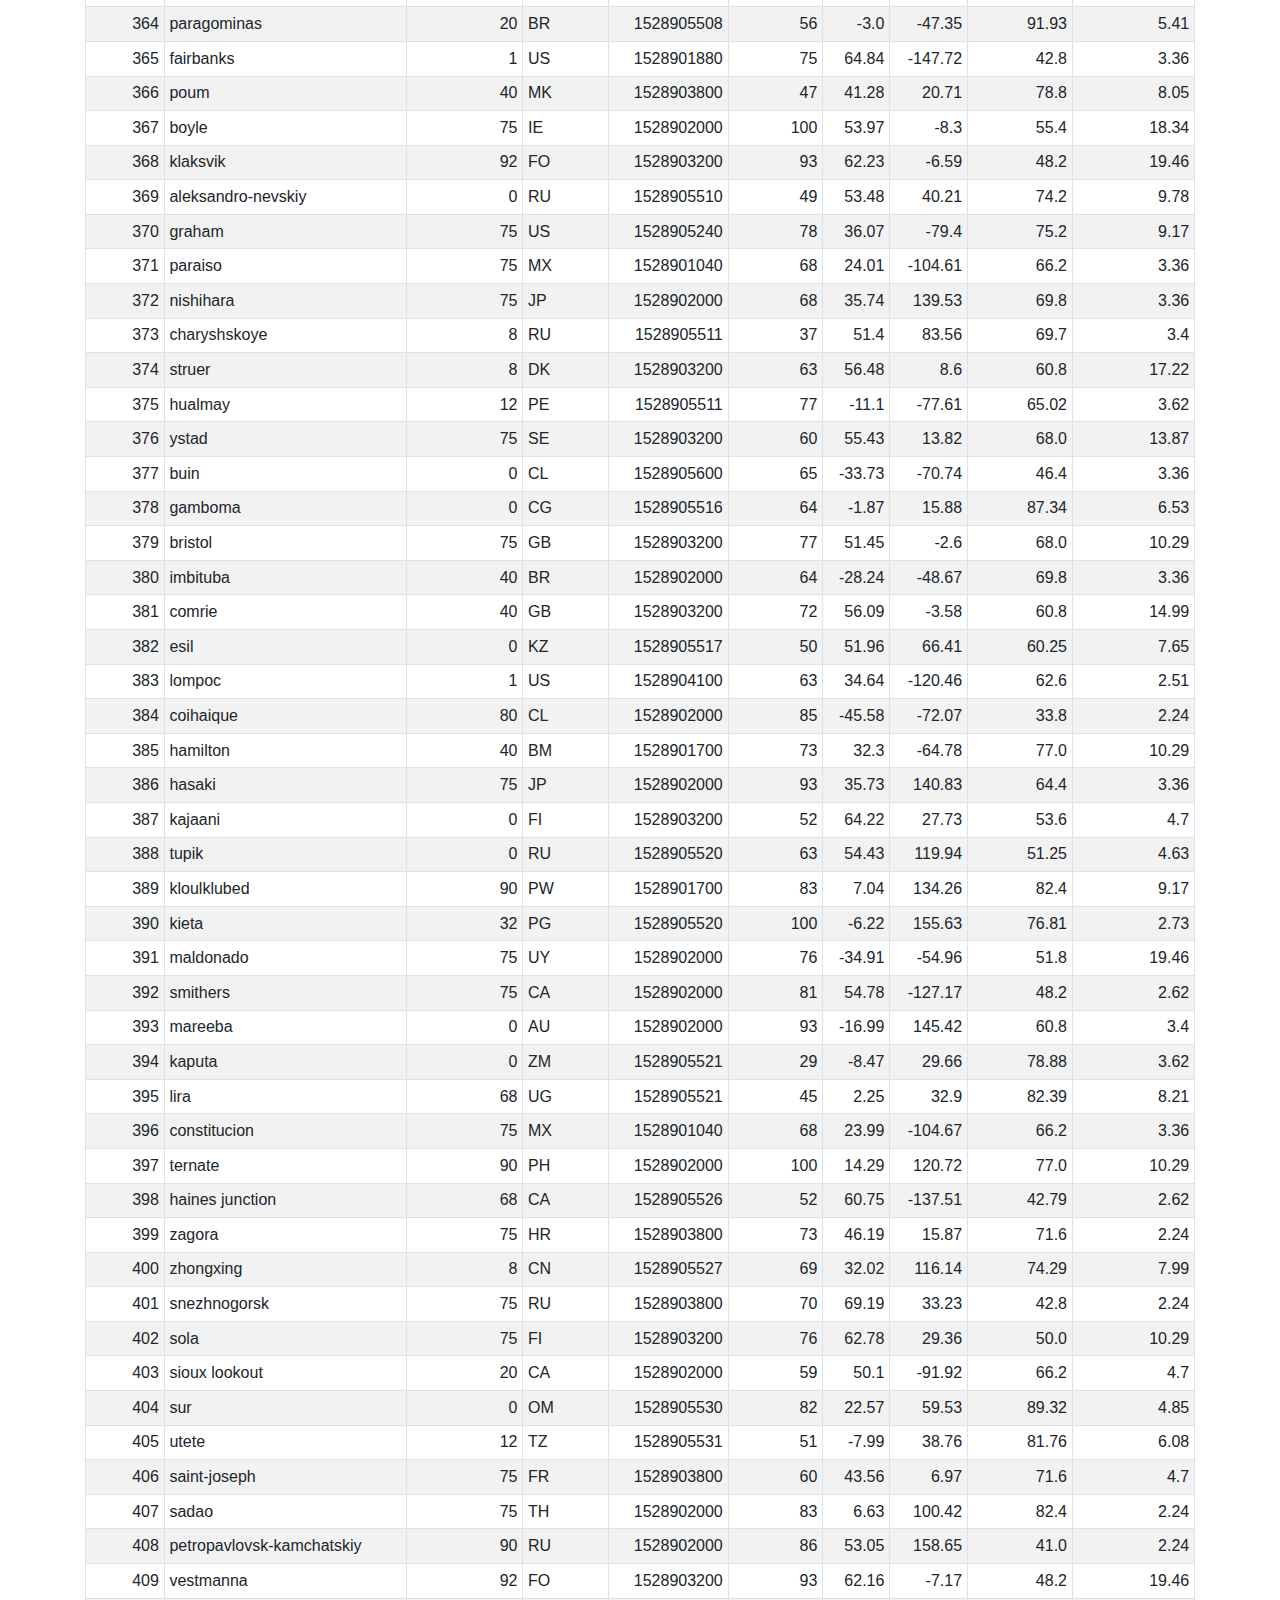
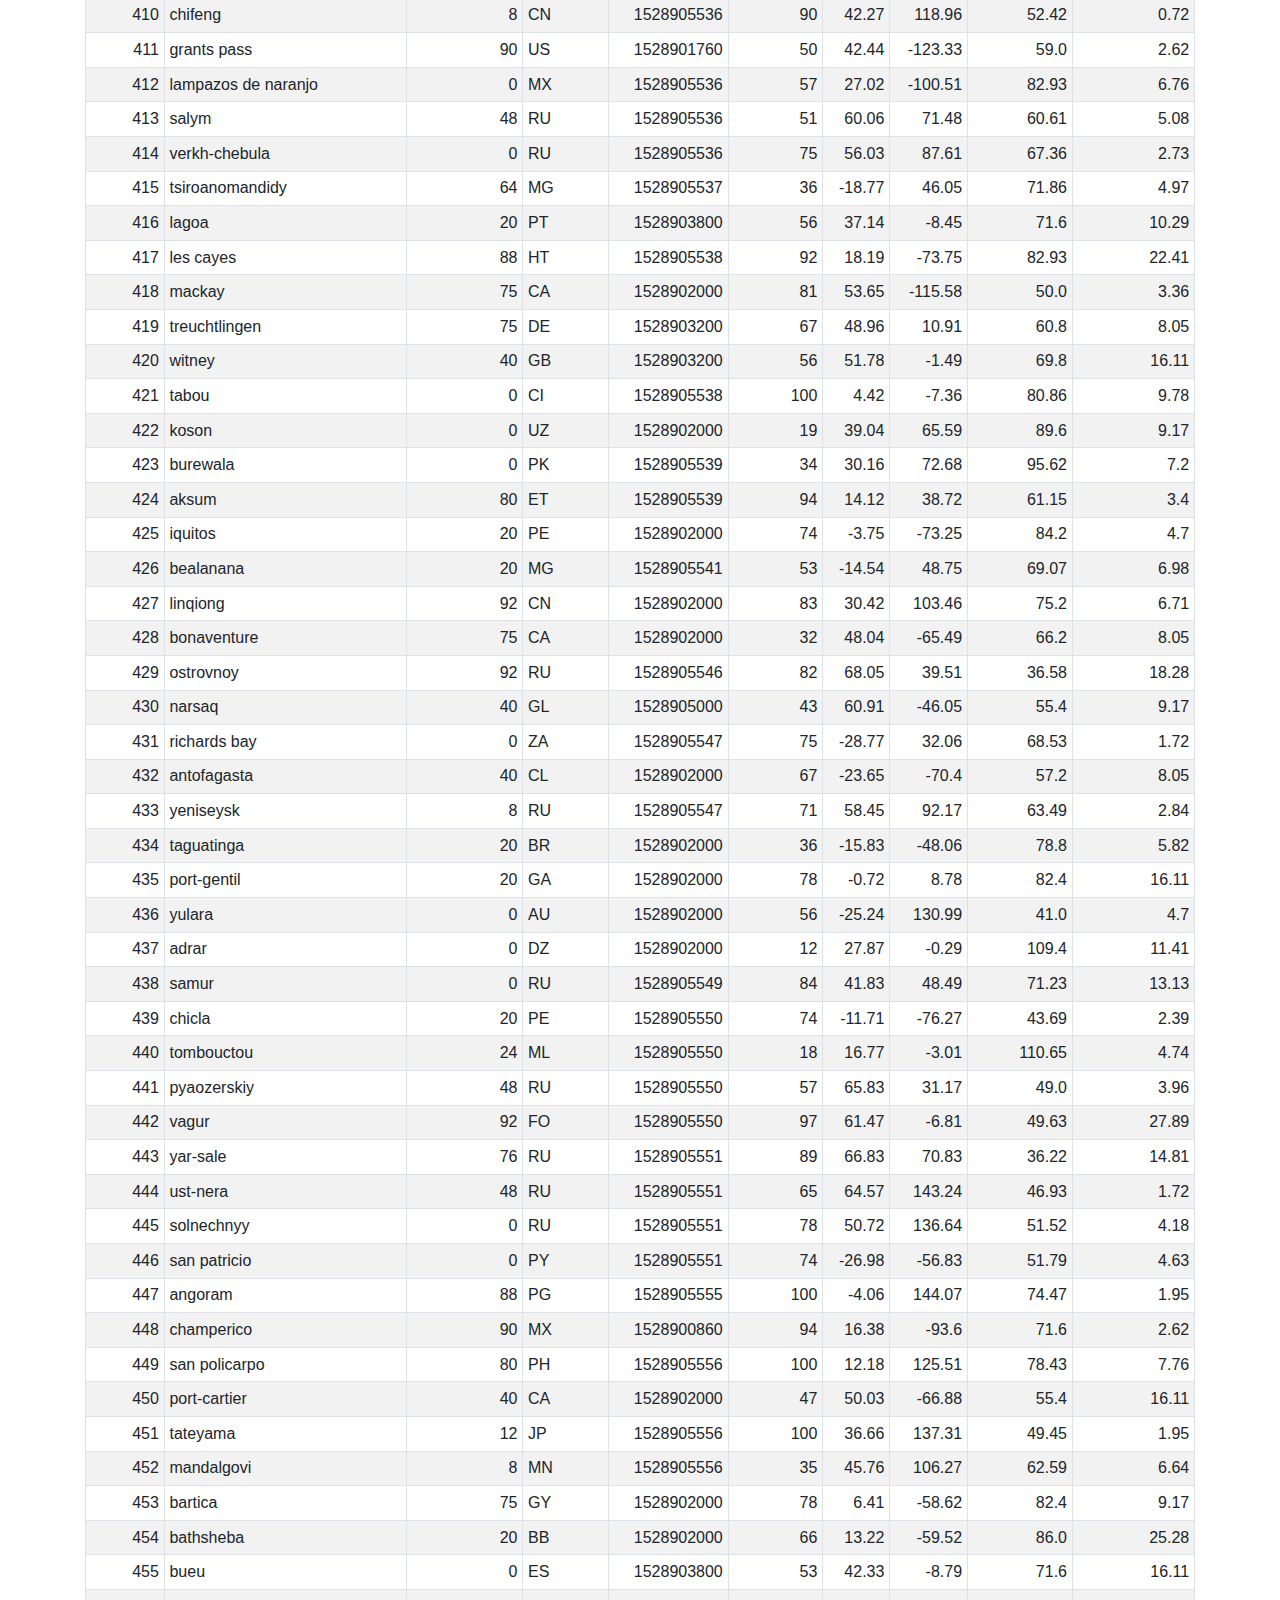
<file: data.html>
<!DOCTYPE html>
<html lang="en">
    <!--Import scripts-->
    <head>
        <meta charset="UTF-8"/>
        <title>test html</title>
        <link rel="stylesheet" href="https://stackpath.bootstrapcdn.com/bootstrap/4.3.1/css/bootstrap.min.css" integrity="sha384-ggOyR0iXCbMQv3Xipma34MD+dH/1fQ784/j6cY/iJTQUOhcWr7x9JvoRxT2MZw1T" crossorigin="anonymous">
        <script src="https://code.jquery.com/jquery-3.3.1.slim.min.js" integrity="sha384-q8i/X+965DzO0rT7abK41JStQIAqVgRVzpbzo5smXKp4YfRvH+8abtTE1Pi6jizo" crossorigin="anonymous"></script>
        <script src="https://cdnjs.cloudflare.com/ajax/libs/popper.js/1.14.7/umd/popper.min.js" integrity="sha384-UO2eT0CpHqdSJQ6hJty5KVphtPhzWj9WO1clHTMGa3JDZwrnQq4sF86dIHNDz0W1" crossorigin="anonymous"></script>
        <script src="https://stackpath.bootstrapcdn.com/bootstrap/4.3.1/js/bootstrap.min.js" integrity="sha384-JjSmVgyd0p3pXB1rRibZUAYoIIy6OrQ6VrjIEaFf/nJGzIxFDsf4x0xIM+B07jRM" crossorigin="anonymous"></script>
        <script src="//cdn.datatables.net/1.10.19/css/jquery.dataTables.min.css"></script>
        <script src="//cdn.datatables.net/1.10.19/js/jquery.dataTables.min.js"></script>
        <link rel="stylesheet" href="style.css">
    
    </head>

    <body>
        <!--Navigation Bar-->
        <nav class="navbar navbar-expand-md navbar-light bg-light">
                <a class="navbar-brand brhead" href="index.html">Latitude</a>
                <button class="navbar-toggler" type="button" data-toggle="collapse" 
                data-target="#navbarSupportedContent" aria-controls="navbarSupportedContent" 
                aria-expanded="false" aria-label="Toggle navigation">
                    <span class="navbar-toggler-icon"></span>
                </button>                  
                <div class="collapse navbar-collapse justify-content-end" id="navbar-collapse">
                    <ul class="navbar-nav">
                    <li class="nav-item">
                        <a class="nav-link" href="comparison.html">Comparison</a>
                    </li>
                    <li class="nav-item">
                        <a class="nav-link" href="data.html">Data</a>
                    </li>
                    <li class="nav-item dropdown">
                        <a class="nav-link dropdown-toggle" href="#" id="navbarDropdown" role="button" 
                        data-toggle="dropdown" aria-haspopup="true" aria-expanded="false">
                        Visualizations
                        </a>
                        <div class="dropdown-menu dropdown-menu-right" aria-labelledby="navbarDropdown">
                                <a class="dropdown-item" href="temp.html">Lat vs Max Temperature</a>
                                <a class="dropdown-item" href="humidity.html">Lat vs Max Humidity</a>
                                <a class="dropdown-item" href="clouds.html">Lat vs Max Cloudiness</a>
                                <a class="dropdown-item" href="wind.html">Lat vs Wind Speed</a>
                        </div>
                    </li>
                    </ul>
                </div>
        </nav>
        
        <!--Build container for data-->
        <main class="container"> 
            <h3 class="headings">Data</h3>
            <hr class="my-4">
            <p>The following table includes all of the data used for plotting during this project.</p>
            
            <!--Table set-up-->
            <table class="table table-bordered table-hover table-sm table-striped" >
             
            <!--Use cities file converted from csv to html-->   
            <thead><tr><th title="Field #1">City_ID</th>
            <th title="Field #2">City</th>
            <th title="Field #3">Cloudiness</th>
            <th title="Field #4">Country</th>
            <th title="Field #5">Date</th>
            <th title="Field #6">Humidity</th>
            <th title="Field #7">Lat</th>
            <th title="Field #8">Lng</th>
            <th title="Field #9">Max Temp</th>
            <th title="Field #10">Wind Speed</th>
            </tr></thead>
            <tbody><tr>
            <td align="right">0</td>
            <td>jacareacanga</td>
            <td align="right">0</td>
            <td>BR</td>
            <td align="right">1528902000</td>
            <td align="right">62</td>
            <td align="right">-6.22</td>
            <td align="right">-57.76</td>
            <td align="right">89.6</td>
            <td align="right">6.93</td>
            </tr>
            <tr>
            <td align="right">1</td>
            <td>kaitangata</td>
            <td align="right">100</td>
            <td>NZ</td>
            <td align="right">1528905304</td>
            <td align="right">94</td>
            <td align="right">-46.28</td>
            <td align="right">169.85</td>
            <td align="right">42.61</td>
            <td align="right">5.64</td>
            </tr>
            <tr>
            <td align="right">2</td>
            <td>goulburn</td>
            <td align="right">20</td>
            <td>AU</td>
            <td align="right">1528905078</td>
            <td align="right">91</td>
            <td align="right">-34.75</td>
            <td align="right">149.72</td>
            <td align="right">44.32</td>
            <td align="right">10.11</td>
            </tr>
            <tr>
            <td align="right">3</td>
            <td>lata</td>
            <td align="right">76</td>
            <td>IN</td>
            <td align="right">1528905305</td>
            <td align="right">89</td>
            <td align="right">30.78</td>
            <td align="right">78.62</td>
            <td align="right">59.89</td>
            <td align="right">0.94</td>
            </tr>
            <tr>
            <td align="right">4</td>
            <td>chokurdakh</td>
            <td align="right">0</td>
            <td>RU</td>
            <td align="right">1528905306</td>
            <td align="right">88</td>
            <td align="right">70.62</td>
            <td align="right">147.9</td>
            <td align="right">32.17</td>
            <td align="right">2.95</td>
            </tr>
            <tr>
            <td align="right">5</td>
            <td>martyush</td>
            <td align="right">92</td>
            <td>RU</td>
            <td align="right">1528905306</td>
            <td align="right">94</td>
            <td align="right">56.4</td>
            <td align="right">61.89</td>
            <td align="right">55.03</td>
            <td align="right">9.33</td>
            </tr>
            <tr>
            <td align="right">6</td>
            <td>hobart</td>
            <td align="right">20</td>
            <td>AU</td>
            <td align="right">1528902000</td>
            <td align="right">87</td>
            <td align="right">-42.88</td>
            <td align="right">147.33</td>
            <td align="right">44.6</td>
            <td align="right">8.05</td>
            </tr>
            <tr>
            <td align="right">7</td>
            <td>broken hill</td>
            <td align="right">0</td>
            <td>AU</td>
            <td align="right">1528905311</td>
            <td align="right">88</td>
            <td align="right">-31.97</td>
            <td align="right">141.45</td>
            <td align="right">44.5</td>
            <td align="right">7.31</td>
            </tr>
            <tr>
            <td align="right">8</td>
            <td>harnosand</td>
            <td align="right">0</td>
            <td>SE</td>
            <td align="right">1528903200</td>
            <td align="right">44</td>
            <td align="right">62.63</td>
            <td align="right">17.94</td>
            <td align="right">60.8</td>
            <td align="right">13.87</td>
            </tr>
            <tr>
            <td align="right">9</td>
            <td>tuatapere</td>
            <td align="right">0</td>
            <td>NZ</td>
            <td align="right">1528905312</td>
            <td align="right">100</td>
            <td align="right">-46.13</td>
            <td align="right">167.69</td>
            <td align="right">38.92</td>
            <td align="right">3.4</td>
            </tr>
            <tr>
            <td align="right">10</td>
            <td>puerto ayora</td>
            <td align="right">90</td>
            <td>EC</td>
            <td align="right">1528902000</td>
            <td align="right">69</td>
            <td align="right">-0.74</td>
            <td align="right">-90.35</td>
            <td align="right">77.0</td>
            <td align="right">13.87</td>
            </tr>
            <tr>
            <td align="right">11</td>
            <td>havre-saint-pierre</td>
            <td align="right">75</td>
            <td>CA</td>
            <td align="right">1528902000</td>
            <td align="right">58</td>
            <td align="right">50.23</td>
            <td align="right">-63.6</td>
            <td align="right">53.6</td>
            <td align="right">19.46</td>
            </tr>
            <tr>
            <td align="right">12</td>
            <td>punta arenas</td>
            <td align="right">0</td>
            <td>CL</td>
            <td align="right">1528902000</td>
            <td align="right">100</td>
            <td align="right">-53.16</td>
            <td align="right">-70.91</td>
            <td align="right">35.6</td>
            <td align="right">9.17</td>
            </tr>
            <tr>
            <td align="right">13</td>
            <td>tasiilaq</td>
            <td align="right">75</td>
            <td>GL</td>
            <td align="right">1528901400</td>
            <td align="right">60</td>
            <td align="right">65.61</td>
            <td align="right">-37.64</td>
            <td align="right">39.2</td>
            <td align="right">2.24</td>
            </tr>
            <tr>
            <td align="right">14</td>
            <td>chapais</td>
            <td align="right">40</td>
            <td>CA</td>
            <td align="right">1528902000</td>
            <td align="right">38</td>
            <td align="right">49.78</td>
            <td align="right">-74.86</td>
            <td align="right">59.0</td>
            <td align="right">10.29</td>
            </tr>
            <tr>
            <td align="right">15</td>
            <td>avarua</td>
            <td align="right">40</td>
            <td>CK</td>
            <td align="right">1528902000</td>
            <td align="right">56</td>
            <td align="right">-21.21</td>
            <td align="right">-159.78</td>
            <td align="right">73.4</td>
            <td align="right">10.29</td>
            </tr>
            <tr>
            <td align="right">16</td>
            <td>hofn</td>
            <td align="right">75</td>
            <td>IS</td>
            <td align="right">1528902000</td>
            <td align="right">87</td>
            <td align="right">64.25</td>
            <td align="right">-15.21</td>
            <td align="right">51.8</td>
            <td align="right">8.05</td>
            </tr>
            <tr>
            <td align="right">17</td>
            <td>yukamenskoye</td>
            <td align="right">92</td>
            <td>RU</td>
            <td align="right">1528905315</td>
            <td align="right">98</td>
            <td align="right">57.89</td>
            <td align="right">52.24</td>
            <td align="right">56.65</td>
            <td align="right">10.22</td>
            </tr>
            <tr>
            <td align="right">18</td>
            <td>khandbari</td>
            <td align="right">80</td>
            <td>NP</td>
            <td align="right">1528905315</td>
            <td align="right">67</td>
            <td align="right">27.38</td>
            <td align="right">87.21</td>
            <td align="right">44.59</td>
            <td align="right">1.39</td>
            </tr>
            <tr>
            <td align="right">19</td>
            <td>bethel</td>
            <td align="right">1</td>
            <td>US</td>
            <td align="right">1528901580</td>
            <td align="right">93</td>
            <td align="right">60.79</td>
            <td align="right">-161.76</td>
            <td align="right">44.6</td>
            <td align="right">8.05</td>
            </tr>
            <tr>
            <td align="right">20</td>
            <td>ushuaia</td>
            <td align="right">75</td>
            <td>AR</td>
            <td align="right">1528902000</td>
            <td align="right">64</td>
            <td align="right">-54.81</td>
            <td align="right">-68.31</td>
            <td align="right">41.0</td>
            <td align="right">3.36</td>
            </tr>
            <tr>
            <td align="right">21</td>
            <td>east london</td>
            <td align="right">0</td>
            <td>ZA</td>
            <td align="right">1528902000</td>
            <td align="right">37</td>
            <td align="right">-33.02</td>
            <td align="right">27.91</td>
            <td align="right">69.8</td>
            <td align="right">5.82</td>
            </tr>
            <tr>
            <td align="right">22</td>
            <td>bluff</td>
            <td align="right">76</td>
            <td>AU</td>
            <td align="right">1528905321</td>
            <td align="right">76</td>
            <td align="right">-23.58</td>
            <td align="right">149.07</td>
            <td align="right">61.96</td>
            <td align="right">4.74</td>
            </tr>
            <tr>
            <td align="right">23</td>
            <td>mount isa</td>
            <td align="right">75</td>
            <td>AU</td>
            <td align="right">1528902000</td>
            <td align="right">100</td>
            <td align="right">-20.73</td>
            <td align="right">139.49</td>
            <td align="right">64.4</td>
            <td align="right">3.29</td>
            </tr>
            <tr>
            <td align="right">24</td>
            <td>pevek</td>
            <td align="right">0</td>
            <td>RU</td>
            <td align="right">1528905321</td>
            <td align="right">71</td>
            <td align="right">69.7</td>
            <td align="right">170.27</td>
            <td align="right">36.94</td>
            <td align="right">6.98</td>
            </tr>
            <tr>
            <td align="right">25</td>
            <td>gao</td>
            <td align="right">24</td>
            <td>ML</td>
            <td align="right">1528905321</td>
            <td align="right">16</td>
            <td align="right">16.28</td>
            <td align="right">-0.04</td>
            <td align="right">110.02</td>
            <td align="right">4.97</td>
            </tr>
            <tr>
            <td align="right">26</td>
            <td>cabo san lucas</td>
            <td align="right">75</td>
            <td>MX</td>
            <td align="right">1528901160</td>
            <td align="right">74</td>
            <td align="right">22.89</td>
            <td align="right">-109.91</td>
            <td align="right">84.2</td>
            <td align="right">10.29</td>
            </tr>
            <tr>
            <td align="right">27</td>
            <td>sao filipe</td>
            <td align="right">0</td>
            <td>CV</td>
            <td align="right">1528905323</td>
            <td align="right">88</td>
            <td align="right">14.9</td>
            <td align="right">-24.5</td>
            <td align="right">75.73</td>
            <td align="right">13.02</td>
            </tr>
            <tr>
            <td align="right">28</td>
            <td>tiksi</td>
            <td align="right">44</td>
            <td>RU</td>
            <td align="right">1528905298</td>
            <td align="right">58</td>
            <td align="right">71.64</td>
            <td align="right">128.87</td>
            <td align="right">57.73</td>
            <td align="right">10.11</td>
            </tr>
            <tr>
            <td align="right">29</td>
            <td>busselton</td>
            <td align="right">92</td>
            <td>AU</td>
            <td align="right">1528905323</td>
            <td align="right">100</td>
            <td align="right">-33.64</td>
            <td align="right">115.35</td>
            <td align="right">60.43</td>
            <td align="right">10.56</td>
            </tr>
            <tr>
            <td align="right">30</td>
            <td>alofi</td>
            <td align="right">76</td>
            <td>NU</td>
            <td align="right">1528902000</td>
            <td align="right">88</td>
            <td align="right">-19.06</td>
            <td align="right">-169.92</td>
            <td align="right">71.6</td>
            <td align="right">3.36</td>
            </tr>
            <tr>
            <td align="right">31</td>
            <td>ola</td>
            <td align="right">75</td>
            <td>RU</td>
            <td align="right">1528902000</td>
            <td align="right">100</td>
            <td align="right">59.58</td>
            <td align="right">151.3</td>
            <td align="right">42.8</td>
            <td align="right">7.76</td>
            </tr>
            <tr>
            <td align="right">32</td>
            <td>atar</td>
            <td align="right">20</td>
            <td>MR</td>
            <td align="right">1528902000</td>
            <td align="right">19</td>
            <td align="right">20.52</td>
            <td align="right">-13.05</td>
            <td align="right">91.4</td>
            <td align="right">9.17</td>
            </tr>
            <tr>
            <td align="right">33</td>
            <td>rikitea</td>
            <td align="right">0</td>
            <td>PF</td>
            <td align="right">1528905325</td>
            <td align="right">100</td>
            <td align="right">-23.12</td>
            <td align="right">-134.97</td>
            <td align="right">73.57</td>
            <td align="right">8.66</td>
            </tr>
            <tr>
            <td align="right">34</td>
            <td>hermanus</td>
            <td align="right">0</td>
            <td>ZA</td>
            <td align="right">1528905325</td>
            <td align="right">24</td>
            <td align="right">-34.42</td>
            <td align="right">19.24</td>
            <td align="right">77.17</td>
            <td align="right">8.66</td>
            </tr>
            <tr>
            <td align="right">35</td>
            <td>ponta delgada</td>
            <td align="right">75</td>
            <td>PT</td>
            <td align="right">1528903800</td>
            <td align="right">88</td>
            <td align="right">37.73</td>
            <td align="right">-25.67</td>
            <td align="right">71.6</td>
            <td align="right">12.75</td>
            </tr>
            <tr>
            <td align="right">36</td>
            <td>bambari</td>
            <td align="right">24</td>
            <td>CF</td>
            <td align="right">1528905326</td>
            <td align="right">84</td>
            <td align="right">5.77</td>
            <td align="right">20.68</td>
            <td align="right">81.85</td>
            <td align="right">7.65</td>
            </tr>
            <tr>
            <td align="right">37</td>
            <td>cap malheureux</td>
            <td align="right">75</td>
            <td>MU</td>
            <td align="right">1528902000</td>
            <td align="right">69</td>
            <td align="right">-19.98</td>
            <td align="right">57.61</td>
            <td align="right">75.2</td>
            <td align="right">14.99</td>
            </tr>
            <tr>
            <td align="right">38</td>
            <td>puerto escondido</td>
            <td align="right">75</td>
            <td>MX</td>
            <td align="right">1528901100</td>
            <td align="right">65</td>
            <td align="right">15.86</td>
            <td align="right">-97.07</td>
            <td align="right">80.6</td>
            <td align="right">3.36</td>
            </tr>
            <tr>
            <td align="right">39</td>
            <td>qaanaaq</td>
            <td align="right">32</td>
            <td>GL</td>
            <td align="right">1528905330</td>
            <td align="right">100</td>
            <td align="right">77.48</td>
            <td align="right">-69.36</td>
            <td align="right">31.45</td>
            <td align="right">6.31</td>
            </tr>
            <tr>
            <td align="right">40</td>
            <td>new norfolk</td>
            <td align="right">20</td>
            <td>AU</td>
            <td align="right">1528902000</td>
            <td align="right">87</td>
            <td align="right">-42.78</td>
            <td align="right">147.06</td>
            <td align="right">44.6</td>
            <td align="right">8.05</td>
            </tr>
            <tr>
            <td align="right">41</td>
            <td>najran</td>
            <td align="right">40</td>
            <td>SA</td>
            <td align="right">1528902000</td>
            <td align="right">13</td>
            <td align="right">17.54</td>
            <td align="right">44.22</td>
            <td align="right">98.6</td>
            <td align="right">11.41</td>
            </tr>
            <tr>
            <td align="right">42</td>
            <td>isla mujeres</td>
            <td align="right">90</td>
            <td>MX</td>
            <td align="right">1528904340</td>
            <td align="right">100</td>
            <td align="right">21.23</td>
            <td align="right">-86.73</td>
            <td align="right">75.2</td>
            <td align="right">16.11</td>
            </tr>
            <tr>
            <td align="right">43</td>
            <td>mar del plata</td>
            <td align="right">0</td>
            <td>AR</td>
            <td align="right">1528905297</td>
            <td align="right">100</td>
            <td align="right">-46.43</td>
            <td align="right">-67.52</td>
            <td align="right">32.53</td>
            <td align="right">7.31</td>
            </tr>
            <tr>
            <td align="right">44</td>
            <td>provideniya</td>
            <td align="right">0</td>
            <td>RU</td>
            <td align="right">1528905332</td>
            <td align="right">91</td>
            <td align="right">64.42</td>
            <td align="right">-173.23</td>
            <td align="right">40.63</td>
            <td align="right">10.78</td>
            </tr>
            <tr>
            <td align="right">45</td>
            <td>jamestown</td>
            <td align="right">12</td>
            <td>AU</td>
            <td align="right">1528905333</td>
            <td align="right">88</td>
            <td align="right">-33.21</td>
            <td align="right">138.6</td>
            <td align="right">43.15</td>
            <td align="right">10.89</td>
            </tr>
            <tr>
            <td align="right">46</td>
            <td>medicine hat</td>
            <td align="right">20</td>
            <td>CA</td>
            <td align="right">1528902000</td>
            <td align="right">34</td>
            <td align="right">50.04</td>
            <td align="right">-110.68</td>
            <td align="right">66.2</td>
            <td align="right">14.99</td>
            </tr>
            <tr>
            <td align="right">47</td>
            <td>katsuura</td>
            <td align="right">8</td>
            <td>JP</td>
            <td align="right">1528905334</td>
            <td align="right">88</td>
            <td align="right">33.93</td>
            <td align="right">134.5</td>
            <td align="right">62.05</td>
            <td align="right">7.54</td>
            </tr>
            <tr>
            <td align="right">48</td>
            <td>aklavik</td>
            <td align="right">20</td>
            <td>CA</td>
            <td align="right">1528902000</td>
            <td align="right">53</td>
            <td align="right">68.22</td>
            <td align="right">-135.01</td>
            <td align="right">51.8</td>
            <td align="right">11.41</td>
            </tr>
            <tr>
            <td align="right">49</td>
            <td>tuktoyaktuk</td>
            <td align="right">20</td>
            <td>CA</td>
            <td align="right">1528902000</td>
            <td align="right">61</td>
            <td align="right">69.44</td>
            <td align="right">-133.03</td>
            <td align="right">46.4</td>
            <td align="right">6.93</td>
            </tr>
            <tr>
            <td align="right">50</td>
            <td>kapaa</td>
            <td align="right">90</td>
            <td>US</td>
            <td align="right">1528901760</td>
            <td align="right">88</td>
            <td align="right">22.08</td>
            <td align="right">-159.32</td>
            <td align="right">75.2</td>
            <td align="right">14.99</td>
            </tr>
            <tr>
            <td align="right">51</td>
            <td>mildura</td>
            <td align="right">0</td>
            <td>AU</td>
            <td align="right">1528905300</td>
            <td align="right">92</td>
            <td align="right">-34.18</td>
            <td align="right">142.16</td>
            <td align="right">45.67</td>
            <td align="right">9.66</td>
            </tr>
            <tr>
            <td align="right">52</td>
            <td>souillac</td>
            <td align="right">75</td>
            <td>FR</td>
            <td align="right">1528903800</td>
            <td align="right">49</td>
            <td align="right">45.6</td>
            <td align="right">-0.6</td>
            <td align="right">73.4</td>
            <td align="right">10.29</td>
            </tr>
            <tr>
            <td align="right">53</td>
            <td>lorengau</td>
            <td align="right">100</td>
            <td>PG</td>
            <td align="right">1528905336</td>
            <td align="right">100</td>
            <td align="right">-2.02</td>
            <td align="right">147.27</td>
            <td align="right">80.59</td>
            <td align="right">3.85</td>
            </tr>
            <tr>
            <td align="right">54</td>
            <td>praia</td>
            <td align="right">20</td>
            <td>BR</td>
            <td align="right">1528902000</td>
            <td align="right">47</td>
            <td align="right">-20.25</td>
            <td align="right">-43.81</td>
            <td align="right">82.4</td>
            <td align="right">3.36</td>
            </tr>
            <tr>
            <td align="right">55</td>
            <td>port alfred</td>
            <td align="right">0</td>
            <td>ZA</td>
            <td align="right">1528905338</td>
            <td align="right">50</td>
            <td align="right">-33.59</td>
            <td align="right">26.89</td>
            <td align="right">76.54</td>
            <td align="right">7.2</td>
            </tr>
            <tr>
            <td align="right">56</td>
            <td>barranca</td>
            <td align="right">0</td>
            <td>PE</td>
            <td align="right">1528905339</td>
            <td align="right">98</td>
            <td align="right">-10.75</td>
            <td align="right">-77.76</td>
            <td align="right">61.87</td>
            <td align="right">9.89</td>
            </tr>
            <tr>
            <td align="right">57</td>
            <td>nome</td>
            <td align="right">40</td>
            <td>US</td>
            <td align="right">1528902900</td>
            <td align="right">70</td>
            <td align="right">30.04</td>
            <td align="right">-94.42</td>
            <td align="right">87.8</td>
            <td align="right">3.36</td>
            </tr>
            <tr>
            <td align="right">58</td>
            <td>matay</td>
            <td align="right">0</td>
            <td>EG</td>
            <td align="right">1528905339</td>
            <td align="right">23</td>
            <td align="right">28.42</td>
            <td align="right">30.79</td>
            <td align="right">97.69</td>
            <td align="right">6.98</td>
            </tr>
            <tr>
            <td align="right">59</td>
            <td>saskylakh</td>
            <td align="right">48</td>
            <td>RU</td>
            <td align="right">1528905339</td>
            <td align="right">55</td>
            <td align="right">71.97</td>
            <td align="right">114.09</td>
            <td align="right">59.53</td>
            <td align="right">5.86</td>
            </tr>
            <tr>
            <td align="right">60</td>
            <td>itarema</td>
            <td align="right">0</td>
            <td>BR</td>
            <td align="right">1528905340</td>
            <td align="right">61</td>
            <td align="right">-2.92</td>
            <td align="right">-39.92</td>
            <td align="right">88.33</td>
            <td align="right">12.57</td>
            </tr>
            <tr>
            <td align="right">61</td>
            <td>butaritari</td>
            <td align="right">56</td>
            <td>KI</td>
            <td align="right">1528905340</td>
            <td align="right">100</td>
            <td align="right">3.07</td>
            <td align="right">172.79</td>
            <td align="right">81.13</td>
            <td align="right">7.31</td>
            </tr>
            <tr>
            <td align="right">62</td>
            <td>peniche</td>
            <td align="right">20</td>
            <td>PT</td>
            <td align="right">1528903800</td>
            <td align="right">64</td>
            <td align="right">39.36</td>
            <td align="right">-9.38</td>
            <td align="right">75.2</td>
            <td align="right">12.75</td>
            </tr>
            <tr>
            <td align="right">63</td>
            <td>beloha</td>
            <td align="right">0</td>
            <td>MG</td>
            <td align="right">1528905340</td>
            <td align="right">57</td>
            <td align="right">-25.17</td>
            <td align="right">45.06</td>
            <td align="right">71.95</td>
            <td align="right">16.37</td>
            </tr>
            <tr>
            <td align="right">64</td>
            <td>anadyr</td>
            <td align="right">0</td>
            <td>RU</td>
            <td align="right">1528902000</td>
            <td align="right">57</td>
            <td align="right">64.73</td>
            <td align="right">177.51</td>
            <td align="right">48.2</td>
            <td align="right">4.47</td>
            </tr>
            <tr>
            <td align="right">65</td>
            <td>luderitz</td>
            <td align="right">12</td>
            <td>NA</td>
            <td align="right">1528905342</td>
            <td align="right">64</td>
            <td align="right">-26.65</td>
            <td align="right">15.16</td>
            <td align="right">64.03</td>
            <td align="right">17.38</td>
            </tr>
            <tr>
            <td align="right">66</td>
            <td>rochester</td>
            <td align="right">1</td>
            <td>US</td>
            <td align="right">1528902960</td>
            <td align="right">37</td>
            <td align="right">44.02</td>
            <td align="right">-92.46</td>
            <td align="right">73.4</td>
            <td align="right">6.93</td>
            </tr>
            <tr>
            <td align="right">67</td>
            <td>bosaso</td>
            <td align="right">0</td>
            <td>SO</td>
            <td align="right">1528905347</td>
            <td align="right">86</td>
            <td align="right">11.28</td>
            <td align="right">49.18</td>
            <td align="right">89.77</td>
            <td align="right">3.96</td>
            </tr>
            <tr>
            <td align="right">68</td>
            <td>faanui</td>
            <td align="right">0</td>
            <td>PF</td>
            <td align="right">1528905347</td>
            <td align="right">100</td>
            <td align="right">-16.48</td>
            <td align="right">-151.75</td>
            <td align="right">79.96</td>
            <td align="right">11.79</td>
            </tr>
            <tr>
            <td align="right">69</td>
            <td>grindavik</td>
            <td align="right">75</td>
            <td>IS</td>
            <td align="right">1528902000</td>
            <td align="right">70</td>
            <td align="right">63.84</td>
            <td align="right">-22.43</td>
            <td align="right">48.2</td>
            <td align="right">5.82</td>
            </tr>
            <tr>
            <td align="right">70</td>
            <td>margate</td>
            <td align="right">20</td>
            <td>AU</td>
            <td align="right">1528902000</td>
            <td align="right">87</td>
            <td align="right">-43.03</td>
            <td align="right">147.26</td>
            <td align="right">44.6</td>
            <td align="right">8.05</td>
            </tr>
            <tr>
            <td align="right">71</td>
            <td>marsh harbour</td>
            <td align="right">88</td>
            <td>BS</td>
            <td align="right">1528905349</td>
            <td align="right">95</td>
            <td align="right">26.54</td>
            <td align="right">-77.06</td>
            <td align="right">82.39</td>
            <td align="right">10.0</td>
            </tr>
            <tr>
            <td align="right">72</td>
            <td>comodoro rivadavia</td>
            <td align="right">40</td>
            <td>AR</td>
            <td align="right">1528902000</td>
            <td align="right">60</td>
            <td align="right">-45.87</td>
            <td align="right">-67.48</td>
            <td align="right">42.8</td>
            <td align="right">9.17</td>
            </tr>
            <tr>
            <td align="right">73</td>
            <td>upernavik</td>
            <td align="right">92</td>
            <td>GL</td>
            <td align="right">1528905350</td>
            <td align="right">100</td>
            <td align="right">72.79</td>
            <td align="right">-56.15</td>
            <td align="right">29.29</td>
            <td align="right">3.74</td>
            </tr>
            <tr>
            <td align="right">74</td>
            <td>uige</td>
            <td align="right">0</td>
            <td>AO</td>
            <td align="right">1528905350</td>
            <td align="right">29</td>
            <td align="right">-7.61</td>
            <td align="right">15.06</td>
            <td align="right">86.8</td>
            <td align="right">3.18</td>
            </tr>
            <tr>
            <td align="right">75</td>
            <td>bredasdorp</td>
            <td align="right">0</td>
            <td>ZA</td>
            <td align="right">1528902000</td>
            <td align="right">23</td>
            <td align="right">-34.53</td>
            <td align="right">20.04</td>
            <td align="right">82.4</td>
            <td align="right">5.82</td>
            </tr>
            <tr>
            <td align="right">76</td>
            <td>bodden town</td>
            <td align="right">40</td>
            <td>KY</td>
            <td align="right">1528902000</td>
            <td align="right">78</td>
            <td align="right">19.28</td>
            <td align="right">-81.25</td>
            <td align="right">80.6</td>
            <td align="right">16.11</td>
            </tr>
            <tr>
            <td align="right">77</td>
            <td>guerrero negro</td>
            <td align="right">44</td>
            <td>MX</td>
            <td align="right">1528905350</td>
            <td align="right">88</td>
            <td align="right">27.97</td>
            <td align="right">-114.04</td>
            <td align="right">63.85</td>
            <td align="right">3.74</td>
            </tr>
            <tr>
            <td align="right">78</td>
            <td>bilma</td>
            <td align="right">0</td>
            <td>NE</td>
            <td align="right">1528905351</td>
            <td align="right">12</td>
            <td align="right">18.69</td>
            <td align="right">12.92</td>
            <td align="right">110.47</td>
            <td align="right">4.63</td>
            </tr>
            <tr>
            <td align="right">79</td>
            <td>carnarvon</td>
            <td align="right">0</td>
            <td>ZA</td>
            <td align="right">1528905351</td>
            <td align="right">30</td>
            <td align="right">-30.97</td>
            <td align="right">22.13</td>
            <td align="right">60.43</td>
            <td align="right">14.25</td>
            </tr>
            <tr>
            <td align="right">80</td>
            <td>ponta do sol</td>
            <td align="right">12</td>
            <td>BR</td>
            <td align="right">1528905352</td>
            <td align="right">72</td>
            <td align="right">-20.63</td>
            <td align="right">-46.0</td>
            <td align="right">78.25</td>
            <td align="right">3.96</td>
            </tr>
            <tr>
            <td align="right">81</td>
            <td>vila franca do campo</td>
            <td align="right">75</td>
            <td>PT</td>
            <td align="right">1528903800</td>
            <td align="right">88</td>
            <td align="right">37.72</td>
            <td align="right">-25.43</td>
            <td align="right">71.6</td>
            <td align="right">12.75</td>
            </tr>
            <tr>
            <td align="right">82</td>
            <td>puerto del rosario</td>
            <td align="right">20</td>
            <td>ES</td>
            <td align="right">1528903800</td>
            <td align="right">60</td>
            <td align="right">28.5</td>
            <td align="right">-13.86</td>
            <td align="right">73.4</td>
            <td align="right">17.22</td>
            </tr>
            <tr>
            <td align="right">83</td>
            <td>sitka</td>
            <td align="right">20</td>
            <td>US</td>
            <td align="right">1528905353</td>
            <td align="right">92</td>
            <td align="right">37.17</td>
            <td align="right">-99.65</td>
            <td align="right">74.02</td>
            <td align="right">5.97</td>
            </tr>
            <tr>
            <td align="right">84</td>
            <td>camacha</td>
            <td align="right">75</td>
            <td>PT</td>
            <td align="right">1528903800</td>
            <td align="right">72</td>
            <td align="right">33.08</td>
            <td align="right">-16.33</td>
            <td align="right">68.0</td>
            <td align="right">16.11</td>
            </tr>
            <tr>
            <td align="right">85</td>
            <td>saint-philippe</td>
            <td align="right">1</td>
            <td>CA</td>
            <td align="right">1528902900</td>
            <td align="right">54</td>
            <td align="right">45.36</td>
            <td align="right">-73.48</td>
            <td align="right">78.8</td>
            <td align="right">11.41</td>
            </tr>
            <tr>
            <td align="right">86</td>
            <td>port blair</td>
            <td align="right">92</td>
            <td>IN</td>
            <td align="right">1528905357</td>
            <td align="right">97</td>
            <td align="right">11.67</td>
            <td align="right">92.75</td>
            <td align="right">84.37</td>
            <td align="right">25.1</td>
            </tr>
            <tr>
            <td align="right">87</td>
            <td>albany</td>
            <td align="right">90</td>
            <td>US</td>
            <td align="right">1528903860</td>
            <td align="right">68</td>
            <td align="right">42.65</td>
            <td align="right">-73.75</td>
            <td align="right">69.8</td>
            <td align="right">3.36</td>
            </tr>
            <tr>
            <td align="right">88</td>
            <td>barrow</td>
            <td align="right">88</td>
            <td>AR</td>
            <td align="right">1528905182</td>
            <td align="right">72</td>
            <td align="right">-38.31</td>
            <td align="right">-60.23</td>
            <td align="right">50.26</td>
            <td align="right">8.21</td>
            </tr>
            <tr>
            <td align="right">89</td>
            <td>qorveh</td>
            <td align="right">92</td>
            <td>IR</td>
            <td align="right">1528905357</td>
            <td align="right">22</td>
            <td align="right">35.17</td>
            <td align="right">47.8</td>
            <td align="right">76.72</td>
            <td align="right">3.18</td>
            </tr>
            <tr>
            <td align="right">90</td>
            <td>san jeronimo</td>
            <td align="right">90</td>
            <td>PE</td>
            <td align="right">1528902000</td>
            <td align="right">81</td>
            <td align="right">-13.65</td>
            <td align="right">-73.37</td>
            <td align="right">46.4</td>
            <td align="right">2.39</td>
            </tr>
            <tr>
            <td align="right">91</td>
            <td>mataura</td>
            <td align="right">24</td>
            <td>NZ</td>
            <td align="right">1528905299</td>
            <td align="right">79</td>
            <td align="right">-46.19</td>
            <td align="right">168.86</td>
            <td align="right">25.69</td>
            <td align="right">3.18</td>
            </tr>
            <tr>
            <td align="right">92</td>
            <td>buala</td>
            <td align="right">64</td>
            <td>SB</td>
            <td align="right">1528905359</td>
            <td align="right">100</td>
            <td align="right">-8.15</td>
            <td align="right">159.59</td>
            <td align="right">78.7</td>
            <td align="right">4.18</td>
            </tr>
            <tr>
            <td align="right">93</td>
            <td>eyl</td>
            <td align="right">20</td>
            <td>SO</td>
            <td align="right">1528905359</td>
            <td align="right">57</td>
            <td align="right">7.98</td>
            <td align="right">49.82</td>
            <td align="right">86.62</td>
            <td align="right">22.41</td>
            </tr>
            <tr>
            <td align="right">94</td>
            <td>abu dhabi</td>
            <td align="right">0</td>
            <td>AE</td>
            <td align="right">1528902000</td>
            <td align="right">29</td>
            <td align="right">24.47</td>
            <td align="right">54.37</td>
            <td align="right">98.6</td>
            <td align="right">16.11</td>
            </tr>
            <tr>
            <td align="right">95</td>
            <td>tahe</td>
            <td align="right">92</td>
            <td>CN</td>
            <td align="right">1528905359</td>
            <td align="right">98</td>
            <td align="right">52.34</td>
            <td align="right">124.71</td>
            <td align="right">51.43</td>
            <td align="right">2.17</td>
            </tr>
            <tr>
            <td align="right">96</td>
            <td>chuy</td>
            <td align="right">80</td>
            <td>UY</td>
            <td align="right">1528905099</td>
            <td align="right">93</td>
            <td align="right">-33.69</td>
            <td align="right">-53.46</td>
            <td align="right">52.87</td>
            <td align="right">28.9</td>
            </tr>
            <tr>
            <td align="right">97</td>
            <td>dzerzhinskoye</td>
            <td align="right">8</td>
            <td>RU</td>
            <td align="right">1528905360</td>
            <td align="right">69</td>
            <td align="right">56.84</td>
            <td align="right">95.22</td>
            <td align="right">65.11</td>
            <td align="right">3.85</td>
            </tr>
            <tr>
            <td align="right">98</td>
            <td>vanavara</td>
            <td align="right">0</td>
            <td>RU</td>
            <td align="right">1528905360</td>
            <td align="right">50</td>
            <td align="right">60.35</td>
            <td align="right">102.28</td>
            <td align="right">64.21</td>
            <td align="right">5.64</td>
            </tr>
            <tr>
            <td align="right">99</td>
            <td>muros</td>
            <td align="right">40</td>
            <td>ES</td>
            <td align="right">1528903800</td>
            <td align="right">72</td>
            <td align="right">42.77</td>
            <td align="right">-9.06</td>
            <td align="right">66.2</td>
            <td align="right">10.29</td>
            </tr>
            <tr>
            <td align="right">100</td>
            <td>auchel</td>
            <td align="right">0</td>
            <td>FR</td>
            <td align="right">1528903800</td>
            <td align="right">49</td>
            <td align="right">50.51</td>
            <td align="right">2.47</td>
            <td align="right">68.0</td>
            <td align="right">3.36</td>
            </tr>
            <tr>
            <td align="right">101</td>
            <td>bubaque</td>
            <td align="right">40</td>
            <td>GW</td>
            <td align="right">1528902000</td>
            <td align="right">55</td>
            <td align="right">11.28</td>
            <td align="right">-15.83</td>
            <td align="right">91.4</td>
            <td align="right">11.41</td>
            </tr>
            <tr>
            <td align="right">102</td>
            <td>khatanga</td>
            <td align="right">8</td>
            <td>RU</td>
            <td align="right">1528905361</td>
            <td align="right">65</td>
            <td align="right">71.98</td>
            <td align="right">102.47</td>
            <td align="right">60.97</td>
            <td align="right">4.63</td>
            </tr>
            <tr>
            <td align="right">103</td>
            <td>los banos</td>
            <td align="right">1</td>
            <td>US</td>
            <td align="right">1528904100</td>
            <td align="right">67</td>
            <td align="right">37.06</td>
            <td align="right">-120.85</td>
            <td align="right">75.2</td>
            <td align="right">4.74</td>
            </tr>
            <tr>
            <td align="right">104</td>
            <td>labuhan</td>
            <td align="right">12</td>
            <td>ID</td>
            <td align="right">1528905361</td>
            <td align="right">95</td>
            <td align="right">-2.54</td>
            <td align="right">115.51</td>
            <td align="right">72.94</td>
            <td align="right">1.83</td>
            </tr>
            <tr>
            <td align="right">105</td>
            <td>saint-paul</td>
            <td align="right">75</td>
            <td>FR</td>
            <td align="right">1528903800</td>
            <td align="right">56</td>
            <td align="right">45.22</td>
            <td align="right">1.9</td>
            <td align="right">68.0</td>
            <td align="right">14.99</td>
            </tr>
            <tr>
            <td align="right">106</td>
            <td>petatlan</td>
            <td align="right">90</td>
            <td>MX</td>
            <td align="right">1528901220</td>
            <td align="right">74</td>
            <td align="right">17.52</td>
            <td align="right">-101.27</td>
            <td align="right">84.2</td>
            <td align="right">1.83</td>
            </tr>
            <tr>
            <td align="right">107</td>
            <td>baykit</td>
            <td align="right">36</td>
            <td>RU</td>
            <td align="right">1528905366</td>
            <td align="right">68</td>
            <td align="right">61.68</td>
            <td align="right">96.39</td>
            <td align="right">63.94</td>
            <td align="right">4.29</td>
            </tr>
            <tr>
            <td align="right">108</td>
            <td>dalby</td>
            <td align="right">75</td>
            <td>AU</td>
            <td align="right">1528902000</td>
            <td align="right">93</td>
            <td align="right">-27.18</td>
            <td align="right">151.26</td>
            <td align="right">53.6</td>
            <td align="right">2.24</td>
            </tr>
            <tr>
            <td align="right">109</td>
            <td>yellowknife</td>
            <td align="right">90</td>
            <td>CA</td>
            <td align="right">1528902540</td>
            <td align="right">93</td>
            <td align="right">62.45</td>
            <td align="right">-114.38</td>
            <td align="right">46.4</td>
            <td align="right">8.05</td>
            </tr>
            <tr>
            <td align="right">110</td>
            <td>hilo</td>
            <td align="right">75</td>
            <td>US</td>
            <td align="right">1528901580</td>
            <td align="right">88</td>
            <td align="right">19.71</td>
            <td align="right">-155.08</td>
            <td align="right">66.2</td>
            <td align="right">5.82</td>
            </tr>
            <tr>
            <td align="right">111</td>
            <td>turukhansk</td>
            <td align="right">36</td>
            <td>RU</td>
            <td align="right">1528905297</td>
            <td align="right">76</td>
            <td align="right">65.8</td>
            <td align="right">87.96</td>
            <td align="right">66.37</td>
            <td align="right">6.42</td>
            </tr>
            <tr>
            <td align="right">112</td>
            <td>dingle</td>
            <td align="right">68</td>
            <td>PH</td>
            <td align="right">1528905368</td>
            <td align="right">82</td>
            <td align="right">11.0</td>
            <td align="right">122.67</td>
            <td align="right">79.96</td>
            <td align="right">8.21</td>
            </tr>
            <tr>
            <td align="right">113</td>
            <td>dillon</td>
            <td align="right">1</td>
            <td>US</td>
            <td align="right">1528901580</td>
            <td align="right">44</td>
            <td align="right">45.22</td>
            <td align="right">-112.64</td>
            <td align="right">57.2</td>
            <td align="right">5.82</td>
            </tr>
            <tr>
            <td align="right">114</td>
            <td>labytnangi</td>
            <td align="right">64</td>
            <td>RU</td>
            <td align="right">1528905370</td>
            <td align="right">75</td>
            <td align="right">66.66</td>
            <td align="right">66.39</td>
            <td align="right">47.11</td>
            <td align="right">17.49</td>
            </tr>
            <tr>
            <td align="right">115</td>
            <td>gigmoto</td>
            <td align="right">36</td>
            <td>PH</td>
            <td align="right">1528905370</td>
            <td align="right">98</td>
            <td align="right">13.78</td>
            <td align="right">124.39</td>
            <td align="right">83.56</td>
            <td align="right">17.6</td>
            </tr>
            <tr>
            <td align="right">116</td>
            <td>nouakchott</td>
            <td align="right">68</td>
            <td>MR</td>
            <td align="right">1528905371</td>
            <td align="right">76</td>
            <td align="right">18.08</td>
            <td align="right">-15.98</td>
            <td align="right">76.72</td>
            <td align="right">1.39</td>
            </tr>
            <tr>
            <td align="right">117</td>
            <td>rumoi</td>
            <td align="right">92</td>
            <td>JP</td>
            <td align="right">1528905371</td>
            <td align="right">100</td>
            <td align="right">43.93</td>
            <td align="right">141.67</td>
            <td align="right">44.41</td>
            <td align="right">8.1</td>
            </tr>
            <tr>
            <td align="right">118</td>
            <td>dikson</td>
            <td align="right">32</td>
            <td>RU</td>
            <td align="right">1528905373</td>
            <td align="right">100</td>
            <td align="right">73.51</td>
            <td align="right">80.55</td>
            <td align="right">31.09</td>
            <td align="right">13.13</td>
            </tr>
            <tr>
            <td align="right">119</td>
            <td>chinsali</td>
            <td align="right">0</td>
            <td>ZM</td>
            <td align="right">1528905377</td>
            <td align="right">36</td>
            <td align="right">-10.55</td>
            <td align="right">32.07</td>
            <td align="right">73.39</td>
            <td align="right">9.22</td>
            </tr>
            <tr>
            <td align="right">120</td>
            <td>georgetown</td>
            <td align="right">75</td>
            <td>GY</td>
            <td align="right">1528902000</td>
            <td align="right">78</td>
            <td align="right">6.8</td>
            <td align="right">-58.16</td>
            <td align="right">82.4</td>
            <td align="right">9.17</td>
            </tr>
            <tr>
            <td align="right">121</td>
            <td>tooele</td>
            <td align="right">1</td>
            <td>US</td>
            <td align="right">1528902900</td>
            <td align="right">35</td>
            <td align="right">40.53</td>
            <td align="right">-112.3</td>
            <td align="right">73.4</td>
            <td align="right">9.17</td>
            </tr>
            <tr>
            <td align="right">122</td>
            <td>nikolskoye</td>
            <td align="right">40</td>
            <td>RU</td>
            <td align="right">1528902000</td>
            <td align="right">41</td>
            <td align="right">59.7</td>
            <td align="right">30.79</td>
            <td align="right">60.8</td>
            <td align="right">4.47</td>
            </tr>
            <tr>
            <td align="right">123</td>
            <td>bodo</td>
            <td align="right">80</td>
            <td>CI</td>
            <td align="right">1528905379</td>
            <td align="right">66</td>
            <td align="right">5.91</td>
            <td align="right">-4.68</td>
            <td align="right">87.7</td>
            <td align="right">8.21</td>
            </tr>
            <tr>
            <td align="right">124</td>
            <td>minador do negrao</td>
            <td align="right">32</td>
            <td>BR</td>
            <td align="right">1528905379</td>
            <td align="right">80</td>
            <td align="right">-9.31</td>
            <td align="right">-36.86</td>
            <td align="right">76.81</td>
            <td align="right">13.24</td>
            </tr>
            <tr>
            <td align="right">125</td>
            <td>sambava</td>
            <td align="right">88</td>
            <td>MG</td>
            <td align="right">1528905379</td>
            <td align="right">100</td>
            <td align="right">-14.27</td>
            <td align="right">50.17</td>
            <td align="right">77.35</td>
            <td align="right">19.73</td>
            </tr>
            <tr>
            <td align="right">126</td>
            <td>yerbogachen</td>
            <td align="right">0</td>
            <td>RU</td>
            <td align="right">1528905380</td>
            <td align="right">44</td>
            <td align="right">61.28</td>
            <td align="right">108.01</td>
            <td align="right">64.93</td>
            <td align="right">7.43</td>
            </tr>
            <tr>
            <td align="right">127</td>
            <td>kahului</td>
            <td align="right">1</td>
            <td>US</td>
            <td align="right">1528901760</td>
            <td align="right">93</td>
            <td align="right">20.89</td>
            <td align="right">-156.47</td>
            <td align="right">66.2</td>
            <td align="right">3.36</td>
            </tr>
            <tr>
            <td align="right">128</td>
            <td>clyde river</td>
            <td align="right">75</td>
            <td>CA</td>
            <td align="right">1528902660</td>
            <td align="right">100</td>
            <td align="right">70.47</td>
            <td align="right">-68.59</td>
            <td align="right">35.6</td>
            <td align="right">21.92</td>
            </tr>
            <tr>
            <td align="right">129</td>
            <td>ancud</td>
            <td align="right">20</td>
            <td>CL</td>
            <td align="right">1528905381</td>
            <td align="right">90</td>
            <td align="right">-41.87</td>
            <td align="right">-73.83</td>
            <td align="right">39.1</td>
            <td align="right">2.73</td>
            </tr>
            <tr>
            <td align="right">130</td>
            <td>beringovskiy</td>
            <td align="right">0</td>
            <td>RU</td>
            <td align="right">1528905381</td>
            <td align="right">88</td>
            <td align="right">63.05</td>
            <td align="right">179.32</td>
            <td align="right">39.37</td>
            <td align="right">3.4</td>
            </tr>
            <tr>
            <td align="right">131</td>
            <td>majene</td>
            <td align="right">32</td>
            <td>ID</td>
            <td align="right">1528905382</td>
            <td align="right">100</td>
            <td align="right">-3.54</td>
            <td align="right">118.97</td>
            <td align="right">81.85</td>
            <td align="right">11.01</td>
            </tr>
            <tr>
            <td align="right">132</td>
            <td>ahar</td>
            <td align="right">36</td>
            <td>IR</td>
            <td align="right">1528905382</td>
            <td align="right">62</td>
            <td align="right">38.48</td>
            <td align="right">47.07</td>
            <td align="right">62.77</td>
            <td align="right">3.74</td>
            </tr>
            <tr>
            <td align="right">133</td>
            <td>ilhabela</td>
            <td align="right">80</td>
            <td>BR</td>
            <td align="right">1528905382</td>
            <td align="right">98</td>
            <td align="right">-23.78</td>
            <td align="right">-45.36</td>
            <td align="right">72.85</td>
            <td align="right">2.28</td>
            </tr>
            <tr>
            <td align="right">134</td>
            <td>listvyagi</td>
            <td align="right">0</td>
            <td>RU</td>
            <td align="right">1528905382</td>
            <td align="right">78</td>
            <td align="right">53.68</td>
            <td align="right">86.95</td>
            <td align="right">65.11</td>
            <td align="right">2.06</td>
            </tr>
            <tr>
            <td align="right">135</td>
            <td>skjervoy</td>
            <td align="right">40</td>
            <td>NO</td>
            <td align="right">1528903200</td>
            <td align="right">65</td>
            <td align="right">70.03</td>
            <td align="right">20.97</td>
            <td align="right">44.6</td>
            <td align="right">10.29</td>
            </tr>
            <tr>
            <td align="right">136</td>
            <td>cape town</td>
            <td align="right">0</td>
            <td>ZA</td>
            <td align="right">1528902000</td>
            <td align="right">35</td>
            <td align="right">-33.93</td>
            <td align="right">18.42</td>
            <td align="right">73.4</td>
            <td align="right">9.17</td>
            </tr>
            <tr>
            <td align="right">137</td>
            <td>iqaluit</td>
            <td align="right">90</td>
            <td>CA</td>
            <td align="right">1528902000</td>
            <td align="right">96</td>
            <td align="right">63.75</td>
            <td align="right">-68.52</td>
            <td align="right">35.6</td>
            <td align="right">20.8</td>
            </tr>
            <tr>
            <td align="right">138</td>
            <td>fort-shevchenko</td>
            <td align="right">0</td>
            <td>KZ</td>
            <td align="right">1528905387</td>
            <td align="right">59</td>
            <td align="right">44.51</td>
            <td align="right">50.26</td>
            <td align="right">74.2</td>
            <td align="right">3.62</td>
            </tr>
            <tr>
            <td align="right">139</td>
            <td>severo-kurilsk</td>
            <td align="right">92</td>
            <td>RU</td>
            <td align="right">1528905387</td>
            <td align="right">100</td>
            <td align="right">50.68</td>
            <td align="right">156.12</td>
            <td align="right">38.02</td>
            <td align="right">16.26</td>
            </tr>
            <tr>
            <td align="right">140</td>
            <td>arraial do cabo</td>
            <td align="right">0</td>
            <td>BR</td>
            <td align="right">1528905600</td>
            <td align="right">65</td>
            <td align="right">-22.97</td>
            <td align="right">-42.02</td>
            <td align="right">80.6</td>
            <td align="right">4.7</td>
            </tr>
            <tr>
            <td align="right">141</td>
            <td>torbay</td>
            <td align="right">90</td>
            <td>CA</td>
            <td align="right">1528903560</td>
            <td align="right">93</td>
            <td align="right">47.66</td>
            <td align="right">-52.73</td>
            <td align="right">50.0</td>
            <td align="right">19.46</td>
            </tr>
            <tr>
            <td align="right">142</td>
            <td>ahipara</td>
            <td align="right">88</td>
            <td>NZ</td>
            <td align="right">1528905388</td>
            <td align="right">91</td>
            <td align="right">-35.17</td>
            <td align="right">173.16</td>
            <td align="right">56.65</td>
            <td align="right">9.66</td>
            </tr>
            <tr>
            <td align="right">143</td>
            <td>bandarbeyla</td>
            <td align="right">0</td>
            <td>SO</td>
            <td align="right">1528905389</td>
            <td align="right">79</td>
            <td align="right">9.49</td>
            <td align="right">50.81</td>
            <td align="right">79.15</td>
            <td align="right">32.93</td>
            </tr>
            <tr>
            <td align="right">144</td>
            <td>vuktyl</td>
            <td align="right">92</td>
            <td>RU</td>
            <td align="right">1528905389</td>
            <td align="right">96</td>
            <td align="right">63.86</td>
            <td align="right">57.31</td>
            <td align="right">52.6</td>
            <td align="right">7.43</td>
            </tr>
            <tr>
            <td align="right">145</td>
            <td>caravelas</td>
            <td align="right">0</td>
            <td>BR</td>
            <td align="right">1528905390</td>
            <td align="right">98</td>
            <td align="right">-17.73</td>
            <td align="right">-39.27</td>
            <td align="right">77.62</td>
            <td align="right">10.45</td>
            </tr>
            <tr>
            <td align="right">146</td>
            <td>waipawa</td>
            <td align="right">92</td>
            <td>NZ</td>
            <td align="right">1528905390</td>
            <td align="right">94</td>
            <td align="right">-39.94</td>
            <td align="right">176.59</td>
            <td align="right">50.89</td>
            <td align="right">9.44</td>
            </tr>
            <tr>
            <td align="right">147</td>
            <td>khomutovo</td>
            <td align="right">0</td>
            <td>RU</td>
            <td align="right">1528905390</td>
            <td align="right">65</td>
            <td align="right">52.85</td>
            <td align="right">37.45</td>
            <td align="right">72.31</td>
            <td align="right">5.97</td>
            </tr>
            <tr>
            <td align="right">148</td>
            <td>acajutla</td>
            <td align="right">40</td>
            <td>SV</td>
            <td align="right">1528901400</td>
            <td align="right">79</td>
            <td align="right">13.59</td>
            <td align="right">-89.83</td>
            <td align="right">84.2</td>
            <td align="right">1.12</td>
            </tr>
            <tr>
            <td align="right">149</td>
            <td>buritis</td>
            <td align="right">0</td>
            <td>BR</td>
            <td align="right">1528905391</td>
            <td align="right">53</td>
            <td align="right">-15.62</td>
            <td align="right">-46.42</td>
            <td align="right">83.74</td>
            <td align="right">6.87</td>
            </tr>
            <tr>
            <td align="right">150</td>
            <td>meulaboh</td>
            <td align="right">48</td>
            <td>ID</td>
            <td align="right">1528905392</td>
            <td align="right">100</td>
            <td align="right">4.14</td>
            <td align="right">96.13</td>
            <td align="right">82.03</td>
            <td align="right">3.4</td>
            </tr>
            <tr>
            <td align="right">151</td>
            <td>vaini</td>
            <td align="right">100</td>
            <td>IN</td>
            <td align="right">1528905392</td>
            <td align="right">98</td>
            <td align="right">15.34</td>
            <td align="right">74.49</td>
            <td align="right">70.42</td>
            <td align="right">4.29</td>
            </tr>
            <tr>
            <td align="right">152</td>
            <td>teya</td>
            <td align="right">75</td>
            <td>MX</td>
            <td align="right">1528901400</td>
            <td align="right">66</td>
            <td align="right">21.05</td>
            <td align="right">-89.07</td>
            <td align="right">86.0</td>
            <td align="right">13.87</td>
            </tr>
            <tr>
            <td align="right">153</td>
            <td>bambous virieux</td>
            <td align="right">75</td>
            <td>MU</td>
            <td align="right">1528902000</td>
            <td align="right">69</td>
            <td align="right">-20.34</td>
            <td align="right">57.76</td>
            <td align="right">75.2</td>
            <td align="right">14.99</td>
            </tr>
            <tr>
            <td align="right">154</td>
            <td>zaragoza</td>
            <td align="right">20</td>
            <td>ES</td>
            <td align="right">1528903800</td>
            <td align="right">49</td>
            <td align="right">41.65</td>
            <td align="right">-0.88</td>
            <td align="right">77.0</td>
            <td align="right">28.86</td>
            </tr>
            <tr>
            <td align="right">155</td>
            <td>thompson</td>
            <td align="right">75</td>
            <td>CA</td>
            <td align="right">1528902600</td>
            <td align="right">76</td>
            <td align="right">55.74</td>
            <td align="right">-97.86</td>
            <td align="right">57.2</td>
            <td align="right">3.36</td>
            </tr>
            <tr>
            <td align="right">156</td>
            <td>kodiak</td>
            <td align="right">1</td>
            <td>US</td>
            <td align="right">1528901580</td>
            <td align="right">50</td>
            <td align="right">39.95</td>
            <td align="right">-94.76</td>
            <td align="right">75.2</td>
            <td align="right">13.87</td>
            </tr>
            <tr>
            <td align="right">157</td>
            <td>nsanje</td>
            <td align="right">92</td>
            <td>MZ</td>
            <td align="right">1528905397</td>
            <td align="right">84</td>
            <td align="right">-16.92</td>
            <td align="right">35.26</td>
            <td align="right">70.33</td>
            <td align="right">4.18</td>
            </tr>
            <tr>
            <td align="right">158</td>
            <td>the pas</td>
            <td align="right">1</td>
            <td>CA</td>
            <td align="right">1528902000</td>
            <td align="right">63</td>
            <td align="right">53.82</td>
            <td align="right">-101.24</td>
            <td align="right">60.8</td>
            <td align="right">10.29</td>
            </tr>
            <tr>
            <td align="right">159</td>
            <td>masalli</td>
            <td align="right">12</td>
            <td>KR</td>
            <td align="right">1528902000</td>
            <td align="right">77</td>
            <td align="right">34.8</td>
            <td align="right">126.66</td>
            <td align="right">68.0</td>
            <td align="right">9.17</td>
            </tr>
            <tr>
            <td align="right">160</td>
            <td>talnakh</td>
            <td align="right">20</td>
            <td>RU</td>
            <td align="right">1528905398</td>
            <td align="right">100</td>
            <td align="right">69.49</td>
            <td align="right">88.39</td>
            <td align="right">42.79</td>
            <td align="right">3.18</td>
            </tr>
            <tr>
            <td align="right">161</td>
            <td>ilulissat</td>
            <td align="right">90</td>
            <td>GL</td>
            <td align="right">1528901400</td>
            <td align="right">97</td>
            <td align="right">69.22</td>
            <td align="right">-51.1</td>
            <td align="right">32.0</td>
            <td align="right">4.7</td>
            </tr>
            <tr>
            <td align="right">162</td>
            <td>vallenar</td>
            <td align="right">0</td>
            <td>CL</td>
            <td align="right">1528905399</td>
            <td align="right">56</td>
            <td align="right">-28.58</td>
            <td align="right">-70.76</td>
            <td align="right">54.4</td>
            <td align="right">1.28</td>
            </tr>
            <tr>
            <td align="right">163</td>
            <td>cap-aux-meules</td>
            <td align="right">40</td>
            <td>CA</td>
            <td align="right">1528902000</td>
            <td align="right">62</td>
            <td align="right">47.38</td>
            <td align="right">-61.86</td>
            <td align="right">51.8</td>
            <td align="right">20.8</td>
            </tr>
            <tr>
            <td align="right">164</td>
            <td>san quintin</td>
            <td align="right">90</td>
            <td>PH</td>
            <td align="right">1528902000</td>
            <td align="right">100</td>
            <td align="right">17.54</td>
            <td align="right">120.52</td>
            <td align="right">77.0</td>
            <td align="right">13.87</td>
            </tr>
            <tr>
            <td align="right">165</td>
            <td>victoria</td>
            <td align="right">75</td>
            <td>BN</td>
            <td align="right">1528902000</td>
            <td align="right">94</td>
            <td align="right">5.28</td>
            <td align="right">115.24</td>
            <td align="right">80.6</td>
            <td align="right">1.12</td>
            </tr>
            <tr>
            <td align="right">166</td>
            <td>okhotsk</td>
            <td align="right">12</td>
            <td>RU</td>
            <td align="right">1528905400</td>
            <td align="right">100</td>
            <td align="right">59.36</td>
            <td align="right">143.24</td>
            <td align="right">38.02</td>
            <td align="right">2.17</td>
            </tr>
            <tr>
            <td align="right">167</td>
            <td>bonavista</td>
            <td align="right">92</td>
            <td>CA</td>
            <td align="right">1528905401</td>
            <td align="right">82</td>
            <td align="right">48.65</td>
            <td align="right">-53.11</td>
            <td align="right">46.57</td>
            <td align="right">22.97</td>
            </tr>
            <tr>
            <td align="right">168</td>
            <td>manokwari</td>
            <td align="right">80</td>
            <td>ID</td>
            <td align="right">1528905401</td>
            <td align="right">100</td>
            <td align="right">-0.87</td>
            <td align="right">134.08</td>
            <td align="right">78.07</td>
            <td align="right">8.1</td>
            </tr>
            <tr>
            <td align="right">169</td>
            <td>lebu</td>
            <td align="right">92</td>
            <td>ET</td>
            <td align="right">1528905404</td>
            <td align="right">100</td>
            <td align="right">8.96</td>
            <td align="right">38.73</td>
            <td align="right">55.3</td>
            <td align="right">0.72</td>
            </tr>
            <tr>
            <td align="right">170</td>
            <td>qostanay</td>
            <td align="right">75</td>
            <td>KZ</td>
            <td align="right">1528902000</td>
            <td align="right">54</td>
            <td align="right">53.17</td>
            <td align="right">63.58</td>
            <td align="right">59.0</td>
            <td align="right">6.71</td>
            </tr>
            <tr>
            <td align="right">171</td>
            <td>victor harbor</td>
            <td align="right">75</td>
            <td>AU</td>
            <td align="right">1528902000</td>
            <td align="right">82</td>
            <td align="right">-35.55</td>
            <td align="right">138.62</td>
            <td align="right">55.4</td>
            <td align="right">17.22</td>
            </tr>
            <tr>
            <td align="right">172</td>
            <td>kamenka</td>
            <td align="right">12</td>
            <td>RU</td>
            <td align="right">1528905405</td>
            <td align="right">98</td>
            <td align="right">53.19</td>
            <td align="right">44.05</td>
            <td align="right">61.6</td>
            <td align="right">9.44</td>
            </tr>
            <tr>
            <td align="right">173</td>
            <td>cherskiy</td>
            <td align="right">8</td>
            <td>RU</td>
            <td align="right">1528905405</td>
            <td align="right">48</td>
            <td align="right">68.75</td>
            <td align="right">161.3</td>
            <td align="right">55.21</td>
            <td align="right">3.18</td>
            </tr>
            <tr>
            <td align="right">174</td>
            <td>kimbe</td>
            <td align="right">92</td>
            <td>PG</td>
            <td align="right">1528905405</td>
            <td align="right">100</td>
            <td align="right">-5.56</td>
            <td align="right">150.15</td>
            <td align="right">78.43</td>
            <td align="right">6.64</td>
            </tr>
            <tr>
            <td align="right">175</td>
            <td>guba</td>
            <td align="right">75</td>
            <td>PH</td>
            <td align="right">1528902000</td>
            <td align="right">74</td>
            <td align="right">10.43</td>
            <td align="right">123.89</td>
            <td align="right">84.2</td>
            <td align="right">8.05</td>
            </tr>
            <tr>
            <td align="right">176</td>
            <td>inuvik</td>
            <td align="right">40</td>
            <td>CA</td>
            <td align="right">1528902000</td>
            <td align="right">53</td>
            <td align="right">68.36</td>
            <td align="right">-133.71</td>
            <td align="right">51.8</td>
            <td align="right">3.36</td>
            </tr>
            <tr>
            <td align="right">177</td>
            <td>jiazi</td>
            <td align="right">20</td>
            <td>CN</td>
            <td align="right">1528902000</td>
            <td align="right">78</td>
            <td align="right">19.61</td>
            <td align="right">110.49</td>
            <td align="right">82.4</td>
            <td align="right">4.47</td>
            </tr>
            <tr>
            <td align="right">178</td>
            <td>namatanai</td>
            <td align="right">76</td>
            <td>PG</td>
            <td align="right">1528905407</td>
            <td align="right">100</td>
            <td align="right">-3.66</td>
            <td align="right">152.44</td>
            <td align="right">78.07</td>
            <td align="right">11.68</td>
            </tr>
            <tr>
            <td align="right">179</td>
            <td>port elizabeth</td>
            <td align="right">90</td>
            <td>US</td>
            <td align="right">1528903500</td>
            <td align="right">83</td>
            <td align="right">39.31</td>
            <td align="right">-74.98</td>
            <td align="right">75.2</td>
            <td align="right">9.17</td>
            </tr>
            <tr>
            <td align="right">180</td>
            <td>chilca</td>
            <td align="right">75</td>
            <td>PE</td>
            <td align="right">1528903800</td>
            <td align="right">47</td>
            <td align="right">-13.22</td>
            <td align="right">-72.34</td>
            <td align="right">55.4</td>
            <td align="right">3.36</td>
            </tr>
            <tr>
            <td align="right">181</td>
            <td>tual</td>
            <td align="right">68</td>
            <td>ID</td>
            <td align="right">1528905408</td>
            <td align="right">100</td>
            <td align="right">-5.67</td>
            <td align="right">132.75</td>
            <td align="right">79.78</td>
            <td align="right">12.12</td>
            </tr>
            <tr>
            <td align="right">182</td>
            <td>puerto colombia</td>
            <td align="right">40</td>
            <td>CO</td>
            <td align="right">1528902000</td>
            <td align="right">74</td>
            <td align="right">10.99</td>
            <td align="right">-74.96</td>
            <td align="right">87.8</td>
            <td align="right">6.93</td>
            </tr>
            <tr>
            <td align="right">183</td>
            <td>muzhi</td>
            <td align="right">0</td>
            <td>RU</td>
            <td align="right">1528905409</td>
            <td align="right">63</td>
            <td align="right">65.4</td>
            <td align="right">64.7</td>
            <td align="right">55.57</td>
            <td align="right">10.67</td>
            </tr>
            <tr>
            <td align="right">184</td>
            <td>tabuk</td>
            <td align="right">92</td>
            <td>PH</td>
            <td align="right">1528905413</td>
            <td align="right">86</td>
            <td align="right">17.41</td>
            <td align="right">121.44</td>
            <td align="right">72.4</td>
            <td align="right">1.83</td>
            </tr>
            <tr>
            <td align="right">185</td>
            <td>palauig</td>
            <td align="right">92</td>
            <td>PH</td>
            <td align="right">1528905413</td>
            <td align="right">100</td>
            <td align="right">15.44</td>
            <td align="right">119.9</td>
            <td align="right">74.11</td>
            <td align="right">10.67</td>
            </tr>
            <tr>
            <td align="right">186</td>
            <td>komsomolskiy</td>
            <td align="right">0</td>
            <td>RU</td>
            <td align="right">1528905413</td>
            <td align="right">84</td>
            <td align="right">67.55</td>
            <td align="right">63.78</td>
            <td align="right">37.39</td>
            <td align="right">9.22</td>
            </tr>
            <tr>
            <td align="right">187</td>
            <td>atuona</td>
            <td align="right">44</td>
            <td>PF</td>
            <td align="right">1528905298</td>
            <td align="right">100</td>
            <td align="right">-9.8</td>
            <td align="right">-139.03</td>
            <td align="right">79.6</td>
            <td align="right">12.91</td>
            </tr>
            <tr>
            <td align="right">188</td>
            <td>sinnamary</td>
            <td align="right">92</td>
            <td>GF</td>
            <td align="right">1528905414</td>
            <td align="right">100</td>
            <td align="right">5.38</td>
            <td align="right">-52.96</td>
            <td align="right">75.19</td>
            <td align="right">3.4</td>
            </tr>
            <tr>
            <td align="right">189</td>
            <td>kavieng</td>
            <td align="right">92</td>
            <td>PG</td>
            <td align="right">1528905414</td>
            <td align="right">100</td>
            <td align="right">-2.57</td>
            <td align="right">150.8</td>
            <td align="right">78.97</td>
            <td align="right">5.41</td>
            </tr>
            <tr>
            <td align="right">190</td>
            <td>moron</td>
            <td align="right">0</td>
            <td>VE</td>
            <td align="right">1528905415</td>
            <td align="right">70</td>
            <td align="right">10.49</td>
            <td align="right">-68.2</td>
            <td align="right">81.67</td>
            <td align="right">3.06</td>
            </tr>
            <tr>
            <td align="right">191</td>
            <td>fortuna</td>
            <td align="right">20</td>
            <td>ES</td>
            <td align="right">1528903800</td>
            <td align="right">64</td>
            <td align="right">38.18</td>
            <td align="right">-1.13</td>
            <td align="right">86.0</td>
            <td align="right">12.75</td>
            </tr>
            <tr>
            <td align="right">192</td>
            <td>pangnirtung</td>
            <td align="right">90</td>
            <td>CA</td>
            <td align="right">1528902000</td>
            <td align="right">93</td>
            <td align="right">66.15</td>
            <td align="right">-65.72</td>
            <td align="right">35.6</td>
            <td align="right">4.7</td>
            </tr>
            <tr>
            <td align="right">193</td>
            <td>paamiut</td>
            <td align="right">68</td>
            <td>GL</td>
            <td align="right">1528905416</td>
            <td align="right">100</td>
            <td align="right">61.99</td>
            <td align="right">-49.67</td>
            <td align="right">35.32</td>
            <td align="right">12.46</td>
            </tr>
            <tr>
            <td align="right">194</td>
            <td>juegang</td>
            <td align="right">36</td>
            <td>CN</td>
            <td align="right">1528905417</td>
            <td align="right">76</td>
            <td align="right">32.31</td>
            <td align="right">121.18</td>
            <td align="right">75.28</td>
            <td align="right">16.6</td>
            </tr>
            <tr>
            <td align="right">195</td>
            <td>kiama</td>
            <td align="right">0</td>
            <td>AU</td>
            <td align="right">1528905418</td>
            <td align="right">86</td>
            <td align="right">-34.67</td>
            <td align="right">150.86</td>
            <td align="right">50.44</td>
            <td align="right">6.87</td>
            </tr>
            <tr>
            <td align="right">196</td>
            <td>yamada</td>
            <td align="right">20</td>
            <td>JP</td>
            <td align="right">1528902000</td>
            <td align="right">72</td>
            <td align="right">36.58</td>
            <td align="right">137.08</td>
            <td align="right">60.8</td>
            <td align="right">14.99</td>
            </tr>
            <tr>
            <td align="right">197</td>
            <td>russell</td>
            <td align="right">0</td>
            <td>AR</td>
            <td align="right">1528902000</td>
            <td align="right">48</td>
            <td align="right">-33.01</td>
            <td align="right">-68.8</td>
            <td align="right">42.8</td>
            <td align="right">3.36</td>
            </tr>
            <tr>
            <td align="right">198</td>
            <td>port hawkesbury</td>
            <td align="right">1</td>
            <td>CA</td>
            <td align="right">1528902000</td>
            <td align="right">63</td>
            <td align="right">45.62</td>
            <td align="right">-61.36</td>
            <td align="right">64.4</td>
            <td align="right">16.11</td>
            </tr>
            <tr>
            <td align="right">199</td>
            <td>naze</td>
            <td align="right">75</td>
            <td>NG</td>
            <td align="right">1528902000</td>
            <td align="right">62</td>
            <td align="right">5.43</td>
            <td align="right">7.07</td>
            <td align="right">89.6</td>
            <td align="right">9.17</td>
            </tr>
            <tr>
            <td align="right">200</td>
            <td>namibe</td>
            <td align="right">0</td>
            <td>AO</td>
            <td align="right">1528905419</td>
            <td align="right">89</td>
            <td align="right">-15.19</td>
            <td align="right">12.15</td>
            <td align="right">74.02</td>
            <td align="right">17.49</td>
            </tr>
            <tr>
            <td align="right">201</td>
            <td>lodja</td>
            <td align="right">0</td>
            <td>CD</td>
            <td align="right">1528905419</td>
            <td align="right">20</td>
            <td align="right">-3.52</td>
            <td align="right">23.6</td>
            <td align="right">94.36</td>
            <td align="right">4.97</td>
            </tr>
            <tr>
            <td align="right">202</td>
            <td>basco</td>
            <td align="right">1</td>
            <td>US</td>
            <td align="right">1528904100</td>
            <td align="right">44</td>
            <td align="right">40.33</td>
            <td align="right">-91.2</td>
            <td align="right">77.0</td>
            <td align="right">13.87</td>
            </tr>
            <tr>
            <td align="right">203</td>
            <td>suleja</td>
            <td align="right">20</td>
            <td>NG</td>
            <td align="right">1528905420</td>
            <td align="right">74</td>
            <td align="right">9.18</td>
            <td align="right">7.18</td>
            <td align="right">87.34</td>
            <td align="right">2.95</td>
            </tr>
            <tr>
            <td align="right">204</td>
            <td>tazovskiy</td>
            <td align="right">12</td>
            <td>RU</td>
            <td align="right">1528905420</td>
            <td align="right">60</td>
            <td align="right">67.47</td>
            <td align="right">78.7</td>
            <td align="right">67.72</td>
            <td align="right">14.81</td>
            </tr>
            <tr>
            <td align="right">205</td>
            <td>waterloo</td>
            <td align="right">75</td>
            <td>CA</td>
            <td align="right">1528902000</td>
            <td align="right">78</td>
            <td align="right">43.47</td>
            <td align="right">-80.52</td>
            <td align="right">75.2</td>
            <td align="right">12.75</td>
            </tr>
            <tr>
            <td align="right">206</td>
            <td>kruisfontein</td>
            <td align="right">0</td>
            <td>ZA</td>
            <td align="right">1528905421</td>
            <td align="right">47</td>
            <td align="right">-34.0</td>
            <td align="right">24.73</td>
            <td align="right">75.82</td>
            <td align="right">8.43</td>
            </tr>
            <tr>
            <td align="right">207</td>
            <td>hithadhoo</td>
            <td align="right">12</td>
            <td>MV</td>
            <td align="right">1528905421</td>
            <td align="right">100</td>
            <td align="right">-0.6</td>
            <td align="right">73.08</td>
            <td align="right">83.65</td>
            <td align="right">6.42</td>
            </tr>
            <tr>
            <td align="right">208</td>
            <td>aqtobe</td>
            <td align="right">0</td>
            <td>KZ</td>
            <td align="right">1528902000</td>
            <td align="right">24</td>
            <td align="right">50.28</td>
            <td align="right">57.21</td>
            <td align="right">71.6</td>
            <td align="right">6.71</td>
            </tr>
            <tr>
            <td align="right">209</td>
            <td>trinidad</td>
            <td align="right">75</td>
            <td>UY</td>
            <td align="right">1528902000</td>
            <td align="right">76</td>
            <td align="right">-33.52</td>
            <td align="right">-56.9</td>
            <td align="right">50.0</td>
            <td align="right">17.22</td>
            </tr>
            <tr>
            <td align="right">210</td>
            <td>jasper</td>
            <td align="right">12</td>
            <td>US</td>
            <td align="right">1528904100</td>
            <td align="right">83</td>
            <td align="right">33.83</td>
            <td align="right">-87.28</td>
            <td align="right">78.8</td>
            <td align="right">5.19</td>
            </tr>
            <tr>
            <td align="right">211</td>
            <td>tempio pausania</td>
            <td align="right">40</td>
            <td>IT</td>
            <td align="right">1528903800</td>
            <td align="right">77</td>
            <td align="right">40.9</td>
            <td align="right">9.1</td>
            <td align="right">69.8</td>
            <td align="right">11.41</td>
            </tr>
            <tr>
            <td align="right">212</td>
            <td>kununurra</td>
            <td align="right">75</td>
            <td>AU</td>
            <td align="right">1528902000</td>
            <td align="right">73</td>
            <td align="right">-15.77</td>
            <td align="right">128.74</td>
            <td align="right">73.4</td>
            <td align="right">5.82</td>
            </tr>
            <tr>
            <td align="right">213</td>
            <td>zhob</td>
            <td align="right">0</td>
            <td>PK</td>
            <td align="right">1528905423</td>
            <td align="right">10</td>
            <td align="right">31.34</td>
            <td align="right">69.45</td>
            <td align="right">80.95</td>
            <td align="right">5.64</td>
            </tr>
            <tr>
            <td align="right">214</td>
            <td>los llanos de aridane</td>
            <td align="right">20</td>
            <td>ES</td>
            <td align="right">1528903800</td>
            <td align="right">60</td>
            <td align="right">28.66</td>
            <td align="right">-17.92</td>
            <td align="right">73.4</td>
            <td align="right">12.75</td>
            </tr>
            <tr>
            <td align="right">215</td>
            <td>nohar</td>
            <td align="right">0</td>
            <td>IN</td>
            <td align="right">1528905423</td>
            <td align="right">22</td>
            <td align="right">29.18</td>
            <td align="right">74.77</td>
            <td align="right">98.5</td>
            <td align="right">9.55</td>
            </tr>
            <tr>
            <td align="right">216</td>
            <td>sainte-suzanne</td>
            <td align="right">76</td>
            <td>CH</td>
            <td align="right">1528903800</td>
            <td align="right">48</td>
            <td align="right">47.51</td>
            <td align="right">6.77</td>
            <td align="right">66.2</td>
            <td align="right">10.29</td>
            </tr>
            <tr>
            <td align="right">217</td>
            <td>crotone</td>
            <td align="right">0</td>
            <td>IT</td>
            <td align="right">1528901400</td>
            <td align="right">42</td>
            <td align="right">39.09</td>
            <td align="right">17.12</td>
            <td align="right">82.4</td>
            <td align="right">23.04</td>
            </tr>
            <tr>
            <td align="right">218</td>
            <td>gambela</td>
            <td align="right">92</td>
            <td>ET</td>
            <td align="right">1528905424</td>
            <td align="right">94</td>
            <td align="right">8.25</td>
            <td align="right">34.59</td>
            <td align="right">68.62</td>
            <td align="right">2.95</td>
            </tr>
            <tr>
            <td align="right">219</td>
            <td>kavaratti</td>
            <td align="right">80</td>
            <td>IN</td>
            <td align="right">1528905424</td>
            <td align="right">100</td>
            <td align="right">10.57</td>
            <td align="right">72.64</td>
            <td align="right">81.67</td>
            <td align="right">22.64</td>
            </tr>
            <tr>
            <td align="right">220</td>
            <td>ust-ilimsk</td>
            <td align="right">12</td>
            <td>RU</td>
            <td align="right">1528905425</td>
            <td align="right">87</td>
            <td align="right">57.96</td>
            <td align="right">102.73</td>
            <td align="right">60.61</td>
            <td align="right">1.95</td>
            </tr>
            <tr>
            <td align="right">221</td>
            <td>leo</td>
            <td align="right">0</td>
            <td>BF</td>
            <td align="right">1528905429</td>
            <td align="right">66</td>
            <td align="right">11.1</td>
            <td align="right">-2.1</td>
            <td align="right">94.72</td>
            <td align="right">4.63</td>
            </tr>
            <tr>
            <td align="right">222</td>
            <td>totolapan</td>
            <td align="right">75</td>
            <td>MX</td>
            <td align="right">1528902840</td>
            <td align="right">77</td>
            <td align="right">18.99</td>
            <td align="right">-98.92</td>
            <td align="right">59.0</td>
            <td align="right">5.82</td>
            </tr>
            <tr>
            <td align="right">223</td>
            <td>funtua</td>
            <td align="right">44</td>
            <td>NG</td>
            <td align="right">1528905429</td>
            <td align="right">50</td>
            <td align="right">11.52</td>
            <td align="right">7.31</td>
            <td align="right">90.67</td>
            <td align="right">2.17</td>
            </tr>
            <tr>
            <td align="right">224</td>
            <td>salalah</td>
            <td align="right">75</td>
            <td>OM</td>
            <td align="right">1528901400</td>
            <td align="right">89</td>
            <td align="right">17.01</td>
            <td align="right">54.1</td>
            <td align="right">84.2</td>
            <td align="right">10.29</td>
            </tr>
            <tr>
            <td align="right">225</td>
            <td>burnie</td>
            <td align="right">92</td>
            <td>AU</td>
            <td align="right">1528905430</td>
            <td align="right">100</td>
            <td align="right">-41.05</td>
            <td align="right">145.91</td>
            <td align="right">51.88</td>
            <td align="right">21.07</td>
            </tr>
            <tr>
            <td align="right">226</td>
            <td>boulder city</td>
            <td align="right">1</td>
            <td>US</td>
            <td align="right">1528902900</td>
            <td align="right">11</td>
            <td align="right">35.98</td>
            <td align="right">-114.83</td>
            <td align="right">89.6</td>
            <td align="right">3.51</td>
            </tr>
            <tr>
            <td align="right">227</td>
            <td>massakory</td>
            <td align="right">0</td>
            <td>TD</td>
            <td align="right">1528905431</td>
            <td align="right">46</td>
            <td align="right">13.0</td>
            <td align="right">15.73</td>
            <td align="right">100.21</td>
            <td align="right">6.98</td>
            </tr>
            <tr>
            <td align="right">228</td>
            <td>arlit</td>
            <td align="right">0</td>
            <td>NE</td>
            <td align="right">1528905432</td>
            <td align="right">14</td>
            <td align="right">18.74</td>
            <td align="right">7.39</td>
            <td align="right">110.92</td>
            <td align="right">4.74</td>
            </tr>
            <tr>
            <td align="right">229</td>
            <td>zhigansk</td>
            <td align="right">0</td>
            <td>RU</td>
            <td align="right">1528905432</td>
            <td align="right">56</td>
            <td align="right">66.77</td>
            <td align="right">123.37</td>
            <td align="right">56.83</td>
            <td align="right">4.97</td>
            </tr>
            <tr>
            <td align="right">230</td>
            <td>florianopolis</td>
            <td align="right">40</td>
            <td>BR</td>
            <td align="right">1528902000</td>
            <td align="right">64</td>
            <td align="right">-27.6</td>
            <td align="right">-48.55</td>
            <td align="right">69.8</td>
            <td align="right">3.36</td>
            </tr>
            <tr>
            <td align="right">231</td>
            <td>lavrentiya</td>
            <td align="right">0</td>
            <td>RU</td>
            <td align="right">1528905432</td>
            <td align="right">76</td>
            <td align="right">65.58</td>
            <td align="right">-170.99</td>
            <td align="right">35.95</td>
            <td align="right">8.43</td>
            </tr>
            <tr>
            <td align="right">232</td>
            <td>bluefield</td>
            <td align="right">90</td>
            <td>US</td>
            <td align="right">1528902900</td>
            <td align="right">78</td>
            <td align="right">37.27</td>
            <td align="right">-81.22</td>
            <td align="right">78.8</td>
            <td align="right">11.41</td>
            </tr>
            <tr>
            <td align="right">233</td>
            <td>te anau</td>
            <td align="right">8</td>
            <td>NZ</td>
            <td align="right">1528905433</td>
            <td align="right">80</td>
            <td align="right">-45.41</td>
            <td align="right">167.72</td>
            <td align="right">27.22</td>
            <td align="right">2.84</td>
            </tr>
            <tr>
            <td align="right">234</td>
            <td>marawi</td>
            <td align="right">44</td>
            <td>PH</td>
            <td align="right">1528905433</td>
            <td align="right">99</td>
            <td align="right">8.0</td>
            <td align="right">124.29</td>
            <td align="right">66.73</td>
            <td align="right">2.28</td>
            </tr>
            <tr>
            <td align="right">235</td>
            <td>amapa</td>
            <td align="right">75</td>
            <td>HN</td>
            <td align="right">1528905600</td>
            <td align="right">83</td>
            <td align="right">15.09</td>
            <td align="right">-87.97</td>
            <td align="right">84.2</td>
            <td align="right">4.7</td>
            </tr>
            <tr>
            <td align="right">236</td>
            <td>palmer</td>
            <td align="right">75</td>
            <td>AU</td>
            <td align="right">1528902000</td>
            <td align="right">82</td>
            <td align="right">-34.85</td>
            <td align="right">139.16</td>
            <td align="right">55.4</td>
            <td align="right">17.22</td>
            </tr>
            <tr>
            <td align="right">237</td>
            <td>cidreira</td>
            <td align="right">0</td>
            <td>BR</td>
            <td align="right">1528905434</td>
            <td align="right">81</td>
            <td align="right">-30.17</td>
            <td align="right">-50.22</td>
            <td align="right">51.97</td>
            <td align="right">26.33</td>
            </tr>
            <tr>
            <td align="right">238</td>
            <td>saint-pierre</td>
            <td align="right">90</td>
            <td>FR</td>
            <td align="right">1528903800</td>
            <td align="right">67</td>
            <td align="right">48.95</td>
            <td align="right">4.24</td>
            <td align="right">66.2</td>
            <td align="right">12.75</td>
            </tr>
            <tr>
            <td align="right">239</td>
            <td>aykhal</td>
            <td align="right">32</td>
            <td>RU</td>
            <td align="right">1528905439</td>
            <td align="right">57</td>
            <td align="right">65.95</td>
            <td align="right">111.51</td>
            <td align="right">62.23</td>
            <td align="right">4.74</td>
            </tr>
            <tr>
            <td align="right">240</td>
            <td>ondangwa</td>
            <td align="right">0</td>
            <td>NA</td>
            <td align="right">1528902000</td>
            <td align="right">13</td>
            <td align="right">-17.91</td>
            <td align="right">15.98</td>
            <td align="right">84.2</td>
            <td align="right">2.24</td>
            </tr>
            <tr>
            <td align="right">241</td>
            <td>pitimbu</td>
            <td align="right">40</td>
            <td>BR</td>
            <td align="right">1528902000</td>
            <td align="right">54</td>
            <td align="right">-7.47</td>
            <td align="right">-34.81</td>
            <td align="right">84.2</td>
            <td align="right">17.22</td>
            </tr>
            <tr>
            <td align="right">242</td>
            <td>grandview</td>
            <td align="right">1</td>
            <td>US</td>
            <td align="right">1528905300</td>
            <td align="right">65</td>
            <td align="right">38.89</td>
            <td align="right">-94.53</td>
            <td align="right">80.6</td>
            <td align="right">10.29</td>
            </tr>
            <tr>
            <td align="right">243</td>
            <td>williston</td>
            <td align="right">1</td>
            <td>US</td>
            <td align="right">1528902900</td>
            <td align="right">36</td>
            <td align="right">48.15</td>
            <td align="right">-103.62</td>
            <td align="right">71.6</td>
            <td align="right">8.05</td>
            </tr>
            <tr>
            <td align="right">244</td>
            <td>maniitsoq</td>
            <td align="right">68</td>
            <td>GL</td>
            <td align="right">1528905442</td>
            <td align="right">97</td>
            <td align="right">65.42</td>
            <td align="right">-52.9</td>
            <td align="right">36.31</td>
            <td align="right">5.53</td>
            </tr>
            <tr>
            <td align="right">245</td>
            <td>krasnyy yar</td>
            <td align="right">92</td>
            <td>RU</td>
            <td align="right">1528905443</td>
            <td align="right">86</td>
            <td align="right">50.7</td>
            <td align="right">44.73</td>
            <td align="right">64.03</td>
            <td align="right">8.21</td>
            </tr>
            <tr>
            <td align="right">246</td>
            <td>nouadhibou</td>
            <td align="right">20</td>
            <td>MR</td>
            <td align="right">1528902000</td>
            <td align="right">47</td>
            <td align="right">20.93</td>
            <td align="right">-17.03</td>
            <td align="right">80.6</td>
            <td align="right">14.99</td>
            </tr>
            <tr>
            <td align="right">247</td>
            <td>buritama</td>
            <td align="right">68</td>
            <td>BR</td>
            <td align="right">1528905444</td>
            <td align="right">95</td>
            <td align="right">-21.07</td>
            <td align="right">-50.14</td>
            <td align="right">75.1</td>
            <td align="right">6.31</td>
            </tr>
            <tr>
            <td align="right">248</td>
            <td>longyearbyen</td>
            <td align="right">90</td>
            <td>NO</td>
            <td align="right">1528901400</td>
            <td align="right">86</td>
            <td align="right">78.22</td>
            <td align="right">15.63</td>
            <td align="right">33.8</td>
            <td align="right">18.34</td>
            </tr>
            <tr>
            <td align="right">249</td>
            <td>lasa</td>
            <td align="right">20</td>
            <td>CY</td>
            <td align="right">1528903800</td>
            <td align="right">74</td>
            <td align="right">34.92</td>
            <td align="right">32.53</td>
            <td align="right">80.6</td>
            <td align="right">6.93</td>
            </tr>
            <tr>
            <td align="right">250</td>
            <td>college</td>
            <td align="right">1</td>
            <td>US</td>
            <td align="right">1528901880</td>
            <td align="right">75</td>
            <td align="right">64.86</td>
            <td align="right">-147.8</td>
            <td align="right">42.8</td>
            <td align="right">3.36</td>
            </tr>
            <tr>
            <td align="right">251</td>
            <td>ust-tsilma</td>
            <td align="right">12</td>
            <td>RU</td>
            <td align="right">1528905445</td>
            <td align="right">84</td>
            <td align="right">65.44</td>
            <td align="right">52.15</td>
            <td align="right">54.4</td>
            <td align="right">3.62</td>
            </tr>
            <tr>
            <td align="right">252</td>
            <td>saint-augustin</td>
            <td align="right">64</td>
            <td>FR</td>
            <td align="right">1528903800</td>
            <td align="right">82</td>
            <td align="right">44.83</td>
            <td align="right">-0.61</td>
            <td align="right">69.8</td>
            <td align="right">12.75</td>
            </tr>
            <tr>
            <td align="right">253</td>
            <td>berlevag</td>
            <td align="right">75</td>
            <td>NO</td>
            <td align="right">1528901400</td>
            <td align="right">70</td>
            <td align="right">70.86</td>
            <td align="right">29.09</td>
            <td align="right">42.8</td>
            <td align="right">13.87</td>
            </tr>
            <tr>
            <td align="right">254</td>
            <td>havoysund</td>
            <td align="right">75</td>
            <td>NO</td>
            <td align="right">1528903200</td>
            <td align="right">87</td>
            <td align="right">71.0</td>
            <td align="right">24.66</td>
            <td align="right">42.8</td>
            <td align="right">13.87</td>
            </tr>
            <tr>
            <td align="right">255</td>
            <td>kamina</td>
            <td align="right">0</td>
            <td>CD</td>
            <td align="right">1528905450</td>
            <td align="right">23</td>
            <td align="right">-8.74</td>
            <td align="right">25.0</td>
            <td align="right">85.0</td>
            <td align="right">7.99</td>
            </tr>
            <tr>
            <td align="right">256</td>
            <td>yaan</td>
            <td align="right">48</td>
            <td>NG</td>
            <td align="right">1528905450</td>
            <td align="right">100</td>
            <td align="right">7.38</td>
            <td align="right">8.57</td>
            <td align="right">85.9</td>
            <td align="right">7.09</td>
            </tr>
            <tr>
            <td align="right">257</td>
            <td>makakilo city</td>
            <td align="right">1</td>
            <td>US</td>
            <td align="right">1528901820</td>
            <td align="right">83</td>
            <td align="right">21.35</td>
            <td align="right">-158.09</td>
            <td align="right">77.0</td>
            <td align="right">4.7</td>
            </tr>
            <tr>
            <td align="right">258</td>
            <td>along</td>
            <td align="right">100</td>
            <td>IN</td>
            <td align="right">1528905450</td>
            <td align="right">98</td>
            <td align="right">28.17</td>
            <td align="right">94.8</td>
            <td align="right">68.89</td>
            <td align="right">1.5</td>
            </tr>
            <tr>
            <td align="right">259</td>
            <td>vanimo</td>
            <td align="right">88</td>
            <td>PG</td>
            <td align="right">1528905451</td>
            <td align="right">100</td>
            <td align="right">-2.67</td>
            <td align="right">141.3</td>
            <td align="right">83.65</td>
            <td align="right">4.29</td>
            </tr>
            <tr>
            <td align="right">260</td>
            <td>hovd</td>
            <td align="right">75</td>
            <td>NO</td>
            <td align="right">1528903200</td>
            <td align="right">48</td>
            <td align="right">63.83</td>
            <td align="right">10.7</td>
            <td align="right">62.6</td>
            <td align="right">4.7</td>
            </tr>
            <tr>
            <td align="right">261</td>
            <td>la maddalena</td>
            <td align="right">40</td>
            <td>IT</td>
            <td align="right">1528903200</td>
            <td align="right">57</td>
            <td align="right">39.15</td>
            <td align="right">9.02</td>
            <td align="right">75.2</td>
            <td align="right">17.22</td>
            </tr>
            <tr>
            <td align="right">262</td>
            <td>grand gaube</td>
            <td align="right">75</td>
            <td>MU</td>
            <td align="right">1528902000</td>
            <td align="right">69</td>
            <td align="right">-20.01</td>
            <td align="right">57.66</td>
            <td align="right">75.2</td>
            <td align="right">14.99</td>
            </tr>
            <tr>
            <td align="right">263</td>
            <td>novoagansk</td>
            <td align="right">20</td>
            <td>RU</td>
            <td align="right">1528905453</td>
            <td align="right">37</td>
            <td align="right">61.94</td>
            <td align="right">76.66</td>
            <td align="right">67.81</td>
            <td align="right">8.43</td>
            </tr>
            <tr>
            <td align="right">264</td>
            <td>kearney</td>
            <td align="right">90</td>
            <td>US</td>
            <td align="right">1528902900</td>
            <td align="right">64</td>
            <td align="right">40.7</td>
            <td align="right">-99.08</td>
            <td align="right">71.6</td>
            <td align="right">14.99</td>
            </tr>
            <tr>
            <td align="right">265</td>
            <td>geraldton</td>
            <td align="right">75</td>
            <td>CA</td>
            <td align="right">1528902000</td>
            <td align="right">63</td>
            <td align="right">49.72</td>
            <td align="right">-86.95</td>
            <td align="right">62.6</td>
            <td align="right">8.05</td>
            </tr>
            <tr>
            <td align="right">266</td>
            <td>castro</td>
            <td align="right">0</td>
            <td>CL</td>
            <td align="right">1528905454</td>
            <td align="right">99</td>
            <td align="right">-42.48</td>
            <td align="right">-73.76</td>
            <td align="right">39.73</td>
            <td align="right">2.73</td>
            </tr>
            <tr>
            <td align="right">267</td>
            <td>luganville</td>
            <td align="right">92</td>
            <td>VU</td>
            <td align="right">1528905455</td>
            <td align="right">100</td>
            <td align="right">-15.51</td>
            <td align="right">167.18</td>
            <td align="right">75.19</td>
            <td align="right">4.85</td>
            </tr>
            <tr>
            <td align="right">268</td>
            <td>mahebourg</td>
            <td align="right">75</td>
            <td>MU</td>
            <td align="right">1528902000</td>
            <td align="right">69</td>
            <td align="right">-20.41</td>
            <td align="right">57.7</td>
            <td align="right">75.2</td>
            <td align="right">14.99</td>
            </tr>
            <tr>
            <td align="right">269</td>
            <td>vostok</td>
            <td align="right">44</td>
            <td>RU</td>
            <td align="right">1528905455</td>
            <td align="right">83</td>
            <td align="right">46.45</td>
            <td align="right">135.83</td>
            <td align="right">45.04</td>
            <td align="right">1.95</td>
            </tr>
            <tr>
            <td align="right">270</td>
            <td>esperance</td>
            <td align="right">75</td>
            <td>TT</td>
            <td align="right">1528902000</td>
            <td align="right">88</td>
            <td align="right">10.24</td>
            <td align="right">-61.45</td>
            <td align="right">80.6</td>
            <td align="right">12.75</td>
            </tr>
            <tr>
            <td align="right">271</td>
            <td>fare</td>
            <td align="right">0</td>
            <td>PF</td>
            <td align="right">1528905456</td>
            <td align="right">100</td>
            <td align="right">-16.7</td>
            <td align="right">-151.02</td>
            <td align="right">79.42</td>
            <td align="right">13.91</td>
            </tr>
            <tr>
            <td align="right">272</td>
            <td>toora-khem</td>
            <td align="right">92</td>
            <td>RU</td>
            <td align="right">1528905456</td>
            <td align="right">83</td>
            <td align="right">52.47</td>
            <td align="right">96.11</td>
            <td align="right">57.82</td>
            <td align="right">2.84</td>
            </tr>
            <tr>
            <td align="right">273</td>
            <td>santa rita</td>
            <td align="right">36</td>
            <td>VE</td>
            <td align="right">1528905458</td>
            <td align="right">64</td>
            <td align="right">10.21</td>
            <td align="right">-67.56</td>
            <td align="right">83.65</td>
            <td align="right">2.73</td>
            </tr>
            <tr>
            <td align="right">274</td>
            <td>west bay</td>
            <td align="right">40</td>
            <td>GB</td>
            <td align="right">1528903200</td>
            <td align="right">77</td>
            <td align="right">50.71</td>
            <td align="right">-2.76</td>
            <td align="right">68.0</td>
            <td align="right">12.75</td>
            </tr>
            <tr>
            <td align="right">275</td>
            <td>gamba</td>
            <td align="right">92</td>
            <td>CN</td>
            <td align="right">1528905459</td>
            <td align="right">91</td>
            <td align="right">28.28</td>
            <td align="right">88.52</td>
            <td align="right">32.35</td>
            <td align="right">2.28</td>
            </tr>
            <tr>
            <td align="right">276</td>
            <td>rudnya</td>
            <td align="right">92</td>
            <td>RU</td>
            <td align="right">1528905459</td>
            <td align="right">88</td>
            <td align="right">50.8</td>
            <td align="right">44.56</td>
            <td align="right">63.31</td>
            <td align="right">7.65</td>
            </tr>
            <tr>
            <td align="right">277</td>
            <td>norman wells</td>
            <td align="right">90</td>
            <td>CA</td>
            <td align="right">1528902000</td>
            <td align="right">65</td>
            <td align="right">65.28</td>
            <td align="right">-126.83</td>
            <td align="right">44.6</td>
            <td align="right">5.82</td>
            </tr>
            <tr>
            <td align="right">278</td>
            <td>salinas</td>
            <td align="right">1</td>
            <td>US</td>
            <td align="right">1528904100</td>
            <td align="right">67</td>
            <td align="right">36.67</td>
            <td align="right">-121.66</td>
            <td align="right">60.8</td>
            <td align="right">3.62</td>
            </tr>
            <tr>
            <td align="right">279</td>
            <td>ugoofaaru</td>
            <td align="right">80</td>
            <td>MV</td>
            <td align="right">1528905461</td>
            <td align="right">100</td>
            <td align="right">5.67</td>
            <td align="right">73.0</td>
            <td align="right">82.93</td>
            <td align="right">8.77</td>
            </tr>
            <tr>
            <td align="right">280</td>
            <td>kiunga</td>
            <td align="right">88</td>
            <td>PG</td>
            <td align="right">1528905464</td>
            <td align="right">94</td>
            <td align="right">-6.12</td>
            <td align="right">141.3</td>
            <td align="right">74.29</td>
            <td align="right">2.06</td>
            </tr>
            <tr>
            <td align="right">281</td>
            <td>koumac</td>
            <td align="right">76</td>
            <td>NC</td>
            <td align="right">1528905465</td>
            <td align="right">96</td>
            <td align="right">-20.56</td>
            <td align="right">164.28</td>
            <td align="right">67.9</td>
            <td align="right">4.07</td>
            </tr>
            <tr>
            <td align="right">282</td>
            <td>adre</td>
            <td align="right">20</td>
            <td>TD</td>
            <td align="right">1528905465</td>
            <td align="right">16</td>
            <td align="right">13.47</td>
            <td align="right">22.2</td>
            <td align="right">103.27</td>
            <td align="right">8.66</td>
            </tr>
            <tr>
            <td align="right">283</td>
            <td>ahtopol</td>
            <td align="right">0</td>
            <td>BG</td>
            <td align="right">1528903800</td>
            <td align="right">57</td>
            <td align="right">42.1</td>
            <td align="right">27.94</td>
            <td align="right">77.0</td>
            <td align="right">13.87</td>
            </tr>
            <tr>
            <td align="right">284</td>
            <td>slantsy</td>
            <td align="right">0</td>
            <td>RU</td>
            <td align="right">1528905466</td>
            <td align="right">55</td>
            <td align="right">59.12</td>
            <td align="right">28.09</td>
            <td align="right">62.5</td>
            <td align="right">4.18</td>
            </tr>
            <tr>
            <td align="right">285</td>
            <td>mallaig</td>
            <td align="right">92</td>
            <td>GB</td>
            <td align="right">1528905466</td>
            <td align="right">99</td>
            <td align="right">57.01</td>
            <td align="right">-5.83</td>
            <td align="right">53.95</td>
            <td align="right">24.09</td>
            </tr>
            <tr>
            <td align="right">286</td>
            <td>auch</td>
            <td align="right">40</td>
            <td>FR</td>
            <td align="right">1528903800</td>
            <td align="right">56</td>
            <td align="right">43.65</td>
            <td align="right">0.59</td>
            <td align="right">73.4</td>
            <td align="right">10.29</td>
            </tr>
            <tr>
            <td align="right">287</td>
            <td>pathein</td>
            <td align="right">92</td>
            <td>MM</td>
            <td align="right">1528905467</td>
            <td align="right">96</td>
            <td align="right">16.78</td>
            <td align="right">94.73</td>
            <td align="right">76.9</td>
            <td align="right">14.81</td>
            </tr>
            <tr>
            <td align="right">288</td>
            <td>maceio</td>
            <td align="right">75</td>
            <td>BR</td>
            <td align="right">1528905600</td>
            <td align="right">88</td>
            <td align="right">-9.67</td>
            <td align="right">-35.74</td>
            <td align="right">75.2</td>
            <td align="right">6.93</td>
            </tr>
            <tr>
            <td align="right">289</td>
            <td>oloron-sainte-marie</td>
            <td align="right">88</td>
            <td>FR</td>
            <td align="right">1528903800</td>
            <td align="right">93</td>
            <td align="right">43.19</td>
            <td align="right">-0.61</td>
            <td align="right">68.0</td>
            <td align="right">11.41</td>
            </tr>
            <tr>
            <td align="right">290</td>
            <td>isangel</td>
            <td align="right">68</td>
            <td>VU</td>
            <td align="right">1528905468</td>
            <td align="right">100</td>
            <td align="right">-19.55</td>
            <td align="right">169.27</td>
            <td align="right">74.2</td>
            <td align="right">14.36</td>
            </tr>
            <tr>
            <td align="right">291</td>
            <td>manglaur</td>
            <td align="right">0</td>
            <td>IN</td>
            <td align="right">1528905468</td>
            <td align="right">64</td>
            <td align="right">29.79</td>
            <td align="right">77.88</td>
            <td align="right">82.57</td>
            <td align="right">2.39</td>
            </tr>
            <tr>
            <td align="right">292</td>
            <td>wenling</td>
            <td align="right">92</td>
            <td>CN</td>
            <td align="right">1528905468</td>
            <td align="right">95</td>
            <td align="right">28.38</td>
            <td align="right">121.38</td>
            <td align="right">74.56</td>
            <td align="right">3.96</td>
            </tr>
            <tr>
            <td align="right">293</td>
            <td>pak phanang</td>
            <td align="right">48</td>
            <td>TH</td>
            <td align="right">1528905469</td>
            <td align="right">93</td>
            <td align="right">8.35</td>
            <td align="right">100.2</td>
            <td align="right">85.99</td>
            <td align="right">10.22</td>
            </tr>
            <tr>
            <td align="right">294</td>
            <td>aksay</td>
            <td align="right">0</td>
            <td>RU</td>
            <td align="right">1528905469</td>
            <td align="right">21</td>
            <td align="right">47.27</td>
            <td align="right">39.86</td>
            <td align="right">87.43</td>
            <td align="right">3.74</td>
            </tr>
            <tr>
            <td align="right">295</td>
            <td>baghdad</td>
            <td align="right">0</td>
            <td>IQ</td>
            <td align="right">1528902000</td>
            <td align="right">14</td>
            <td align="right">33.3</td>
            <td align="right">44.38</td>
            <td align="right">104.0</td>
            <td align="right">4.7</td>
            </tr>
            <tr>
            <td align="right">296</td>
            <td>fort nelson</td>
            <td align="right">90</td>
            <td>CA</td>
            <td align="right">1528902000</td>
            <td align="right">86</td>
            <td align="right">58.81</td>
            <td align="right">-122.69</td>
            <td align="right">41.0</td>
            <td align="right">9.17</td>
            </tr>
            <tr>
            <td align="right">297</td>
            <td>fuerte olimpo</td>
            <td align="right">92</td>
            <td>BR</td>
            <td align="right">1528905470</td>
            <td align="right">75</td>
            <td align="right">-21.04</td>
            <td align="right">-57.87</td>
            <td align="right">60.97</td>
            <td align="right">12.8</td>
            </tr>
            <tr>
            <td align="right">298</td>
            <td>bandarban</td>
            <td align="right">90</td>
            <td>BD</td>
            <td align="right">1528902000</td>
            <td align="right">94</td>
            <td align="right">22.2</td>
            <td align="right">92.22</td>
            <td align="right">80.6</td>
            <td align="right">13.87</td>
            </tr>
            <tr>
            <td align="right">299</td>
            <td>mao</td>
            <td align="right">40</td>
            <td>DO</td>
            <td align="right">1528902000</td>
            <td align="right">62</td>
            <td align="right">19.55</td>
            <td align="right">-71.08</td>
            <td align="right">89.6</td>
            <td align="right">12.75</td>
            </tr>
            <tr>
            <td align="right">300</td>
            <td>christchurch</td>
            <td align="right">100</td>
            <td>NZ</td>
            <td align="right">1528903800</td>
            <td align="right">93</td>
            <td align="right">-43.53</td>
            <td align="right">172.64</td>
            <td align="right">48.2</td>
            <td align="right">8.05</td>
            </tr>
            <tr>
            <td align="right">301</td>
            <td>goderich</td>
            <td align="right">32</td>
            <td>CA</td>
            <td align="right">1528905435</td>
            <td align="right">88</td>
            <td align="right">43.74</td>
            <td align="right">-81.71</td>
            <td align="right">68.17</td>
            <td align="right">11.45</td>
            </tr>
            <tr>
            <td align="right">302</td>
            <td>kizema</td>
            <td align="right">56</td>
            <td>RU</td>
            <td align="right">1528905476</td>
            <td align="right">66</td>
            <td align="right">61.11</td>
            <td align="right">44.83</td>
            <td align="right">53.86</td>
            <td align="right">18.39</td>
            </tr>
            <tr>
            <td align="right">303</td>
            <td>quatre cocos</td>
            <td align="right">75</td>
            <td>MU</td>
            <td align="right">1528902000</td>
            <td align="right">69</td>
            <td align="right">-20.21</td>
            <td align="right">57.76</td>
            <td align="right">75.2</td>
            <td align="right">14.99</td>
            </tr>
            <tr>
            <td align="right">304</td>
            <td>kalur kot</td>
            <td align="right">44</td>
            <td>PK</td>
            <td align="right">1528905476</td>
            <td align="right">41</td>
            <td align="right">32.16</td>
            <td align="right">71.27</td>
            <td align="right">91.03</td>
            <td align="right">1.95</td>
            </tr>
            <tr>
            <td align="right">305</td>
            <td>singaraja</td>
            <td align="right">64</td>
            <td>ID</td>
            <td align="right">1528905476</td>
            <td align="right">100</td>
            <td align="right">-8.11</td>
            <td align="right">115.08</td>
            <td align="right">66.73</td>
            <td align="right">1.95</td>
            </tr>
            <tr>
            <td align="right">306</td>
            <td>coquimbo</td>
            <td align="right">0</td>
            <td>CL</td>
            <td align="right">1528902000</td>
            <td align="right">62</td>
            <td align="right">-29.95</td>
            <td align="right">-71.34</td>
            <td align="right">53.6</td>
            <td align="right">8.05</td>
            </tr>
            <tr>
            <td align="right">307</td>
            <td>urengoy</td>
            <td align="right">12</td>
            <td>RU</td>
            <td align="right">1528905477</td>
            <td align="right">59</td>
            <td align="right">65.96</td>
            <td align="right">78.37</td>
            <td align="right">69.25</td>
            <td align="right">12.24</td>
            </tr>
            <tr>
            <td align="right">308</td>
            <td>yaypan</td>
            <td align="right">24</td>
            <td>UZ</td>
            <td align="right">1528905477</td>
            <td align="right">43</td>
            <td align="right">40.38</td>
            <td align="right">70.82</td>
            <td align="right">76.54</td>
            <td align="right">3.62</td>
            </tr>
            <tr>
            <td align="right">309</td>
            <td>seoul</td>
            <td align="right">75</td>
            <td>KR</td>
            <td align="right">1528902000</td>
            <td align="right">68</td>
            <td align="right">37.57</td>
            <td align="right">126.98</td>
            <td align="right">71.6</td>
            <td align="right">3.36</td>
            </tr>
            <tr>
            <td align="right">310</td>
            <td>acopiara</td>
            <td align="right">0</td>
            <td>BR</td>
            <td align="right">1528905477</td>
            <td align="right">51</td>
            <td align="right">-6.09</td>
            <td align="right">-39.45</td>
            <td align="right">83.2</td>
            <td align="right">11.23</td>
            </tr>
            <tr>
            <td align="right">311</td>
            <td>warrnambool</td>
            <td align="right">76</td>
            <td>AU</td>
            <td align="right">1528905363</td>
            <td align="right">100</td>
            <td align="right">-38.38</td>
            <td align="right">142.48</td>
            <td align="right">51.43</td>
            <td align="right">17.72</td>
            </tr>
            <tr>
            <td align="right">312</td>
            <td>phan thiet</td>
            <td align="right">36</td>
            <td>VN</td>
            <td align="right">1528905478</td>
            <td align="right">100</td>
            <td align="right">10.93</td>
            <td align="right">108.1</td>
            <td align="right">78.61</td>
            <td align="right">10.0</td>
            </tr>
            <tr>
            <td align="right">313</td>
            <td>ilebo</td>
            <td align="right">12</td>
            <td>CD</td>
            <td align="right">1528905478</td>
            <td align="right">22</td>
            <td align="right">-4.33</td>
            <td align="right">20.59</td>
            <td align="right">94.72</td>
            <td align="right">5.19</td>
            </tr>
            <tr>
            <td align="right">314</td>
            <td>kijang</td>
            <td align="right">40</td>
            <td>KR</td>
            <td align="right">1528902000</td>
            <td align="right">72</td>
            <td align="right">35.24</td>
            <td align="right">129.21</td>
            <td align="right">68.0</td>
            <td align="right">13.87</td>
            </tr>
            <tr>
            <td align="right">315</td>
            <td>krasnogorsk</td>
            <td align="right">75</td>
            <td>RU</td>
            <td align="right">1528902000</td>
            <td align="right">59</td>
            <td align="right">55.82</td>
            <td align="right">37.34</td>
            <td align="right">69.8</td>
            <td align="right">13.42</td>
            </tr>
            <tr>
            <td align="right">316</td>
            <td>husavik</td>
            <td align="right">44</td>
            <td>CA</td>
            <td align="right">1528905479</td>
            <td align="right">72</td>
            <td align="right">50.56</td>
            <td align="right">-96.99</td>
            <td align="right">67.27</td>
            <td align="right">7.31</td>
            </tr>
            <tr>
            <td align="right">317</td>
            <td>araouane</td>
            <td align="right">0</td>
            <td>ML</td>
            <td align="right">1528905479</td>
            <td align="right">15</td>
            <td align="right">18.9</td>
            <td align="right">-3.53</td>
            <td align="right">111.46</td>
            <td align="right">5.75</td>
            </tr>
            <tr>
            <td align="right">318</td>
            <td>tilichiki</td>
            <td align="right">0</td>
            <td>RU</td>
            <td align="right">1528905480</td>
            <td align="right">88</td>
            <td align="right">60.47</td>
            <td align="right">166.1</td>
            <td align="right">37.93</td>
            <td align="right">2.62</td>
            </tr>
            <tr>
            <td align="right">319</td>
            <td>bosobolo</td>
            <td align="right">20</td>
            <td>CD</td>
            <td align="right">1528905481</td>
            <td align="right">70</td>
            <td align="right">4.19</td>
            <td align="right">19.88</td>
            <td align="right">84.19</td>
            <td align="right">6.42</td>
            </tr>
            <tr>
            <td align="right">320</td>
            <td>villarrobledo</td>
            <td align="right">0</td>
            <td>ES</td>
            <td align="right">1528905482</td>
            <td align="right">28</td>
            <td align="right">39.27</td>
            <td align="right">-2.6</td>
            <td align="right">76.99</td>
            <td align="right">12.01</td>
            </tr>
            <tr>
            <td align="right">321</td>
            <td>ribeira grande</td>
            <td align="right">40</td>
            <td>PT</td>
            <td align="right">1528903800</td>
            <td align="right">83</td>
            <td align="right">38.52</td>
            <td align="right">-28.7</td>
            <td align="right">75.2</td>
            <td align="right">11.41</td>
            </tr>
            <tr>
            <td align="right">322</td>
            <td>shakawe</td>
            <td align="right">0</td>
            <td>BW</td>
            <td align="right">1528905485</td>
            <td align="right">23</td>
            <td align="right">-18.36</td>
            <td align="right">21.84</td>
            <td align="right">73.93</td>
            <td align="right">5.19</td>
            </tr>
            <tr>
            <td align="right">323</td>
            <td>nemuro</td>
            <td align="right">80</td>
            <td>JP</td>
            <td align="right">1528905486</td>
            <td align="right">100</td>
            <td align="right">43.32</td>
            <td align="right">145.57</td>
            <td align="right">48.64</td>
            <td align="right">17.83</td>
            </tr>
            <tr>
            <td align="right">324</td>
            <td>miramar</td>
            <td align="right">0</td>
            <td>CR</td>
            <td align="right">1528902000</td>
            <td align="right">61</td>
            <td align="right">10.09</td>
            <td align="right">-84.73</td>
            <td align="right">80.6</td>
            <td align="right">3.36</td>
            </tr>
            <tr>
            <td align="right">325</td>
            <td>kerman</td>
            <td align="right">20</td>
            <td>IR</td>
            <td align="right">1528902000</td>
            <td align="right">5</td>
            <td align="right">30.29</td>
            <td align="right">57.06</td>
            <td align="right">91.4</td>
            <td align="right">13.87</td>
            </tr>
            <tr>
            <td align="right">326</td>
            <td>davidson</td>
            <td align="right">40</td>
            <td>US</td>
            <td align="right">1528905600</td>
            <td align="right">65</td>
            <td align="right">35.5</td>
            <td align="right">-80.85</td>
            <td align="right">78.8</td>
            <td align="right">4.7</td>
            </tr>
            <tr>
            <td align="right">327</td>
            <td>oksfjord</td>
            <td align="right">40</td>
            <td>NO</td>
            <td align="right">1528903200</td>
            <td align="right">65</td>
            <td align="right">70.24</td>
            <td align="right">22.35</td>
            <td align="right">46.4</td>
            <td align="right">10.29</td>
            </tr>
            <tr>
            <td align="right">328</td>
            <td>wattegama</td>
            <td align="right">92</td>
            <td>LK</td>
            <td align="right">1528905487</td>
            <td align="right">97</td>
            <td align="right">7.35</td>
            <td align="right">80.68</td>
            <td align="right">71.41</td>
            <td align="right">5.75</td>
            </tr>
            <tr>
            <td align="right">329</td>
            <td>inyonga</td>
            <td align="right">0</td>
            <td>TZ</td>
            <td align="right">1528905487</td>
            <td align="right">32</td>
            <td align="right">-6.72</td>
            <td align="right">32.06</td>
            <td align="right">79.42</td>
            <td align="right">3.18</td>
            </tr>
            <tr>
            <td align="right">330</td>
            <td>saint george</td>
            <td align="right">40</td>
            <td>GR</td>
            <td align="right">1528903200</td>
            <td align="right">54</td>
            <td align="right">39.45</td>
            <td align="right">22.34</td>
            <td align="right">80.6</td>
            <td align="right">8.05</td>
            </tr>
            <tr>
            <td align="right">331</td>
            <td>jabinyanah</td>
            <td align="right">0</td>
            <td>TN</td>
            <td align="right">1528902000</td>
            <td align="right">47</td>
            <td align="right">35.03</td>
            <td align="right">10.91</td>
            <td align="right">80.6</td>
            <td align="right">13.87</td>
            </tr>
            <tr>
            <td align="right">332</td>
            <td>siddipet</td>
            <td align="right">56</td>
            <td>IN</td>
            <td align="right">1528905488</td>
            <td align="right">58</td>
            <td align="right">18.1</td>
            <td align="right">78.85</td>
            <td align="right">84.1</td>
            <td align="right">11.68</td>
            </tr>
            <tr>
            <td align="right">333</td>
            <td>praia da vitoria</td>
            <td align="right">40</td>
            <td>PT</td>
            <td align="right">1528902000</td>
            <td align="right">78</td>
            <td align="right">38.73</td>
            <td align="right">-27.07</td>
            <td align="right">75.2</td>
            <td align="right">10.22</td>
            </tr>
            <tr>
            <td align="right">334</td>
            <td>duluth</td>
            <td align="right">1</td>
            <td>US</td>
            <td align="right">1528904100</td>
            <td align="right">46</td>
            <td align="right">46.77</td>
            <td align="right">-92.13</td>
            <td align="right">73.4</td>
            <td align="right">8.05</td>
            </tr>
            <tr>
            <td align="right">335</td>
            <td>oistins</td>
            <td align="right">20</td>
            <td>BB</td>
            <td align="right">1528902000</td>
            <td align="right">66</td>
            <td align="right">13.07</td>
            <td align="right">-59.53</td>
            <td align="right">86.0</td>
            <td align="right">25.28</td>
            </tr>
            <tr>
            <td align="right">336</td>
            <td>san onofre</td>
            <td align="right">0</td>
            <td>CO</td>
            <td align="right">1528905495</td>
            <td align="right">93</td>
            <td align="right">9.74</td>
            <td align="right">-75.52</td>
            <td align="right">86.44</td>
            <td align="right">5.3</td>
            </tr>
            <tr>
            <td align="right">337</td>
            <td>avera</td>
            <td align="right">90</td>
            <td>US</td>
            <td align="right">1528904100</td>
            <td align="right">83</td>
            <td align="right">33.19</td>
            <td align="right">-82.53</td>
            <td align="right">78.8</td>
            <td align="right">3.74</td>
            </tr>
            <tr>
            <td align="right">338</td>
            <td>alizai</td>
            <td align="right">0</td>
            <td>PK</td>
            <td align="right">1528905496</td>
            <td align="right">30</td>
            <td align="right">33.94</td>
            <td align="right">71.55</td>
            <td align="right">89.77</td>
            <td align="right">3.29</td>
            </tr>
            <tr>
            <td align="right">339</td>
            <td>bela</td>
            <td align="right">36</td>
            <td>PK</td>
            <td align="right">1528905496</td>
            <td align="right">29</td>
            <td align="right">26.23</td>
            <td align="right">66.31</td>
            <td align="right">93.37</td>
            <td align="right">10.33</td>
            </tr>
            <tr>
            <td align="right">340</td>
            <td>kalas</td>
            <td align="right">0</td>
            <td>PK</td>
            <td align="right">1528903800</td>
            <td align="right">25</td>
            <td align="right">33.49</td>
            <td align="right">72.96</td>
            <td align="right">98.6</td>
            <td align="right">4.97</td>
            </tr>
            <tr>
            <td align="right">341</td>
            <td>gisborne</td>
            <td align="right">12</td>
            <td>NZ</td>
            <td align="right">1528905498</td>
            <td align="right">86</td>
            <td align="right">-38.66</td>
            <td align="right">178.02</td>
            <td align="right">52.6</td>
            <td align="right">10.67</td>
            </tr>
            <tr>
            <td align="right">342</td>
            <td>yuryevets</td>
            <td align="right">24</td>
            <td>RU</td>
            <td align="right">1528905498</td>
            <td align="right">69</td>
            <td align="right">57.32</td>
            <td align="right">43.11</td>
            <td align="right">60.7</td>
            <td align="right">15.03</td>
            </tr>
            <tr>
            <td align="right">343</td>
            <td>bundaberg</td>
            <td align="right">88</td>
            <td>AU</td>
            <td align="right">1528905498</td>
            <td align="right">100</td>
            <td align="right">-24.87</td>
            <td align="right">152.35</td>
            <td align="right">64.66</td>
            <td align="right">12.01</td>
            </tr>
            <tr>
            <td align="right">344</td>
            <td>griffith</td>
            <td align="right">80</td>
            <td>AU</td>
            <td align="right">1528905499</td>
            <td align="right">90</td>
            <td align="right">-34.29</td>
            <td align="right">146.06</td>
            <td align="right">50.62</td>
            <td align="right">8.88</td>
            </tr>
            <tr>
            <td align="right">345</td>
            <td>raudeberg</td>
            <td align="right">75</td>
            <td>NO</td>
            <td align="right">1528903200</td>
            <td align="right">71</td>
            <td align="right">61.99</td>
            <td align="right">5.14</td>
            <td align="right">60.8</td>
            <td align="right">11.41</td>
            </tr>
            <tr>
            <td align="right">346</td>
            <td>rio gallegos</td>
            <td align="right">20</td>
            <td>AR</td>
            <td align="right">1528902000</td>
            <td align="right">86</td>
            <td align="right">-51.62</td>
            <td align="right">-69.22</td>
            <td align="right">33.8</td>
            <td align="right">5.82</td>
            </tr>
            <tr>
            <td align="right">347</td>
            <td>antalaha</td>
            <td align="right">88</td>
            <td>MG</td>
            <td align="right">1528905500</td>
            <td align="right">85</td>
            <td align="right">-14.9</td>
            <td align="right">50.28</td>
            <td align="right">75.01</td>
            <td align="right">14.14</td>
            </tr>
            <tr>
            <td align="right">348</td>
            <td>houma</td>
            <td align="right">0</td>
            <td>CN</td>
            <td align="right">1528905500</td>
            <td align="right">58</td>
            <td align="right">35.63</td>
            <td align="right">111.36</td>
            <td align="right">62.32</td>
            <td align="right">2.51</td>
            </tr>
            <tr>
            <td align="right">349</td>
            <td>verkhoyansk</td>
            <td align="right">0</td>
            <td>RU</td>
            <td align="right">1528905500</td>
            <td align="right">63</td>
            <td align="right">67.55</td>
            <td align="right">133.39</td>
            <td align="right">56.29</td>
            <td align="right">2.62</td>
            </tr>
            <tr>
            <td align="right">350</td>
            <td>donskoye</td>
            <td align="right">0</td>
            <td>RU</td>
            <td align="right">1528902000</td>
            <td align="right">30</td>
            <td align="right">45.45</td>
            <td align="right">41.98</td>
            <td align="right">80.6</td>
            <td align="right">6.71</td>
            </tr>
            <tr>
            <td align="right">351</td>
            <td>mogadishu</td>
            <td align="right">64</td>
            <td>SO</td>
            <td align="right">1528905402</td>
            <td align="right">100</td>
            <td align="right">2.04</td>
            <td align="right">45.34</td>
            <td align="right">78.25</td>
            <td align="right">22.08</td>
            </tr>
            <tr>
            <td align="right">352</td>
            <td>lewistown</td>
            <td align="right">1</td>
            <td>US</td>
            <td align="right">1528904100</td>
            <td align="right">53</td>
            <td align="right">40.39</td>
            <td align="right">-90.15</td>
            <td align="right">78.8</td>
            <td align="right">12.75</td>
            </tr>
            <tr>
            <td align="right">353</td>
            <td>leningradskiy</td>
            <td align="right">0</td>
            <td>RU</td>
            <td align="right">1528905501</td>
            <td align="right">88</td>
            <td align="right">69.38</td>
            <td align="right">178.42</td>
            <td align="right">33.79</td>
            <td align="right">21.74</td>
            </tr>
            <tr>
            <td align="right">354</td>
            <td>airai</td>
            <td align="right">76</td>
            <td>TL</td>
            <td align="right">1528905503</td>
            <td align="right">93</td>
            <td align="right">-8.93</td>
            <td align="right">125.41</td>
            <td align="right">68.98</td>
            <td align="right">1.72</td>
            </tr>
            <tr>
            <td align="right">355</td>
            <td>nantucket</td>
            <td align="right">90</td>
            <td>US</td>
            <td align="right">1528904100</td>
            <td align="right">77</td>
            <td align="right">41.28</td>
            <td align="right">-70.1</td>
            <td align="right">69.8</td>
            <td align="right">17.22</td>
            </tr>
            <tr>
            <td align="right">356</td>
            <td>mount gambier</td>
            <td align="right">92</td>
            <td>AU</td>
            <td align="right">1528905506</td>
            <td align="right">81</td>
            <td align="right">-37.83</td>
            <td align="right">140.78</td>
            <td align="right">49.72</td>
            <td align="right">6.87</td>
            </tr>
            <tr>
            <td align="right">357</td>
            <td>katobu</td>
            <td align="right">24</td>
            <td>ID</td>
            <td align="right">1528905506</td>
            <td align="right">100</td>
            <td align="right">-4.94</td>
            <td align="right">122.53</td>
            <td align="right">77.98</td>
            <td align="right">2.62</td>
            </tr>
            <tr>
            <td align="right">358</td>
            <td>baiyin</td>
            <td align="right">0</td>
            <td>CN</td>
            <td align="right">1528902000</td>
            <td align="right">31</td>
            <td align="right">36.55</td>
            <td align="right">104.13</td>
            <td align="right">60.8</td>
            <td align="right">4.47</td>
            </tr>
            <tr>
            <td align="right">359</td>
            <td>jumla</td>
            <td align="right">88</td>
            <td>NP</td>
            <td align="right">1528905507</td>
            <td align="right">95</td>
            <td align="right">29.28</td>
            <td align="right">82.18</td>
            <td align="right">37.75</td>
            <td align="right">2.51</td>
            </tr>
            <tr>
            <td align="right">360</td>
            <td>voh</td>
            <td align="right">8</td>
            <td>NC</td>
            <td align="right">1528905507</td>
            <td align="right">100</td>
            <td align="right">-20.95</td>
            <td align="right">164.69</td>
            <td align="right">71.59</td>
            <td align="right">14.81</td>
            </tr>
            <tr>
            <td align="right">361</td>
            <td>kamaishi</td>
            <td align="right">0</td>
            <td>JP</td>
            <td align="right">1528905507</td>
            <td align="right">78</td>
            <td align="right">39.28</td>
            <td align="right">141.86</td>
            <td align="right">53.95</td>
            <td align="right">12.8</td>
            </tr>
            <tr>
            <td align="right">362</td>
            <td>jurm</td>
            <td align="right">56</td>
            <td>AF</td>
            <td align="right">1528905508</td>
            <td align="right">100</td>
            <td align="right">36.86</td>
            <td align="right">70.83</td>
            <td align="right">40.09</td>
            <td align="right">1.61</td>
            </tr>
            <tr>
            <td align="right">363</td>
            <td>la ronge</td>
            <td align="right">75</td>
            <td>CA</td>
            <td align="right">1528902000</td>
            <td align="right">76</td>
            <td align="right">55.1</td>
            <td align="right">-105.3</td>
            <td align="right">53.6</td>
            <td align="right">8.05</td>
            </tr>
            <tr>
            <td align="right">364</td>
            <td>paragominas</td>
            <td align="right">20</td>
            <td>BR</td>
            <td align="right">1528905508</td>
            <td align="right">56</td>
            <td align="right">-3.0</td>
            <td align="right">-47.35</td>
            <td align="right">91.93</td>
            <td align="right">5.41</td>
            </tr>
            <tr>
            <td align="right">365</td>
            <td>fairbanks</td>
            <td align="right">1</td>
            <td>US</td>
            <td align="right">1528901880</td>
            <td align="right">75</td>
            <td align="right">64.84</td>
            <td align="right">-147.72</td>
            <td align="right">42.8</td>
            <td align="right">3.36</td>
            </tr>
            <tr>
            <td align="right">366</td>
            <td>poum</td>
            <td align="right">40</td>
            <td>MK</td>
            <td align="right">1528903800</td>
            <td align="right">47</td>
            <td align="right">41.28</td>
            <td align="right">20.71</td>
            <td align="right">78.8</td>
            <td align="right">8.05</td>
            </tr>
            <tr>
            <td align="right">367</td>
            <td>boyle</td>
            <td align="right">75</td>
            <td>IE</td>
            <td align="right">1528902000</td>
            <td align="right">100</td>
            <td align="right">53.97</td>
            <td align="right">-8.3</td>
            <td align="right">55.4</td>
            <td align="right">18.34</td>
            </tr>
            <tr>
            <td align="right">368</td>
            <td>klaksvik</td>
            <td align="right">92</td>
            <td>FO</td>
            <td align="right">1528903200</td>
            <td align="right">93</td>
            <td align="right">62.23</td>
            <td align="right">-6.59</td>
            <td align="right">48.2</td>
            <td align="right">19.46</td>
            </tr>
            <tr>
            <td align="right">369</td>
            <td>aleksandro-nevskiy</td>
            <td align="right">0</td>
            <td>RU</td>
            <td align="right">1528905510</td>
            <td align="right">49</td>
            <td align="right">53.48</td>
            <td align="right">40.21</td>
            <td align="right">74.2</td>
            <td align="right">9.78</td>
            </tr>
            <tr>
            <td align="right">370</td>
            <td>graham</td>
            <td align="right">75</td>
            <td>US</td>
            <td align="right">1528905240</td>
            <td align="right">78</td>
            <td align="right">36.07</td>
            <td align="right">-79.4</td>
            <td align="right">75.2</td>
            <td align="right">9.17</td>
            </tr>
            <tr>
            <td align="right">371</td>
            <td>paraiso</td>
            <td align="right">75</td>
            <td>MX</td>
            <td align="right">1528901040</td>
            <td align="right">68</td>
            <td align="right">24.01</td>
            <td align="right">-104.61</td>
            <td align="right">66.2</td>
            <td align="right">3.36</td>
            </tr>
            <tr>
            <td align="right">372</td>
            <td>nishihara</td>
            <td align="right">75</td>
            <td>JP</td>
            <td align="right">1528902000</td>
            <td align="right">68</td>
            <td align="right">35.74</td>
            <td align="right">139.53</td>
            <td align="right">69.8</td>
            <td align="right">3.36</td>
            </tr>
            <tr>
            <td align="right">373</td>
            <td>charyshskoye</td>
            <td align="right">8</td>
            <td>RU</td>
            <td align="right">1528905511</td>
            <td align="right">37</td>
            <td align="right">51.4</td>
            <td align="right">83.56</td>
            <td align="right">69.7</td>
            <td align="right">3.4</td>
            </tr>
            <tr>
            <td align="right">374</td>
            <td>struer</td>
            <td align="right">8</td>
            <td>DK</td>
            <td align="right">1528903200</td>
            <td align="right">63</td>
            <td align="right">56.48</td>
            <td align="right">8.6</td>
            <td align="right">60.8</td>
            <td align="right">17.22</td>
            </tr>
            <tr>
            <td align="right">375</td>
            <td>hualmay</td>
            <td align="right">12</td>
            <td>PE</td>
            <td align="right">1528905511</td>
            <td align="right">77</td>
            <td align="right">-11.1</td>
            <td align="right">-77.61</td>
            <td align="right">65.02</td>
            <td align="right">3.62</td>
            </tr>
            <tr>
            <td align="right">376</td>
            <td>ystad</td>
            <td align="right">75</td>
            <td>SE</td>
            <td align="right">1528903200</td>
            <td align="right">60</td>
            <td align="right">55.43</td>
            <td align="right">13.82</td>
            <td align="right">68.0</td>
            <td align="right">13.87</td>
            </tr>
            <tr>
            <td align="right">377</td>
            <td>buin</td>
            <td align="right">0</td>
            <td>CL</td>
            <td align="right">1528905600</td>
            <td align="right">65</td>
            <td align="right">-33.73</td>
            <td align="right">-70.74</td>
            <td align="right">46.4</td>
            <td align="right">3.36</td>
            </tr>
            <tr>
            <td align="right">378</td>
            <td>gamboma</td>
            <td align="right">0</td>
            <td>CG</td>
            <td align="right">1528905516</td>
            <td align="right">64</td>
            <td align="right">-1.87</td>
            <td align="right">15.88</td>
            <td align="right">87.34</td>
            <td align="right">6.53</td>
            </tr>
            <tr>
            <td align="right">379</td>
            <td>bristol</td>
            <td align="right">75</td>
            <td>GB</td>
            <td align="right">1528903200</td>
            <td align="right">77</td>
            <td align="right">51.45</td>
            <td align="right">-2.6</td>
            <td align="right">68.0</td>
            <td align="right">10.29</td>
            </tr>
            <tr>
            <td align="right">380</td>
            <td>imbituba</td>
            <td align="right">40</td>
            <td>BR</td>
            <td align="right">1528902000</td>
            <td align="right">64</td>
            <td align="right">-28.24</td>
            <td align="right">-48.67</td>
            <td align="right">69.8</td>
            <td align="right">3.36</td>
            </tr>
            <tr>
            <td align="right">381</td>
            <td>comrie</td>
            <td align="right">40</td>
            <td>GB</td>
            <td align="right">1528903200</td>
            <td align="right">72</td>
            <td align="right">56.09</td>
            <td align="right">-3.58</td>
            <td align="right">60.8</td>
            <td align="right">14.99</td>
            </tr>
            <tr>
            <td align="right">382</td>
            <td>esil</td>
            <td align="right">0</td>
            <td>KZ</td>
            <td align="right">1528905517</td>
            <td align="right">50</td>
            <td align="right">51.96</td>
            <td align="right">66.41</td>
            <td align="right">60.25</td>
            <td align="right">7.65</td>
            </tr>
            <tr>
            <td align="right">383</td>
            <td>lompoc</td>
            <td align="right">1</td>
            <td>US</td>
            <td align="right">1528904100</td>
            <td align="right">63</td>
            <td align="right">34.64</td>
            <td align="right">-120.46</td>
            <td align="right">62.6</td>
            <td align="right">2.51</td>
            </tr>
            <tr>
            <td align="right">384</td>
            <td>coihaique</td>
            <td align="right">80</td>
            <td>CL</td>
            <td align="right">1528902000</td>
            <td align="right">85</td>
            <td align="right">-45.58</td>
            <td align="right">-72.07</td>
            <td align="right">33.8</td>
            <td align="right">2.24</td>
            </tr>
            <tr>
            <td align="right">385</td>
            <td>hamilton</td>
            <td align="right">40</td>
            <td>BM</td>
            <td align="right">1528901700</td>
            <td align="right">73</td>
            <td align="right">32.3</td>
            <td align="right">-64.78</td>
            <td align="right">77.0</td>
            <td align="right">10.29</td>
            </tr>
            <tr>
            <td align="right">386</td>
            <td>hasaki</td>
            <td align="right">75</td>
            <td>JP</td>
            <td align="right">1528902000</td>
            <td align="right">93</td>
            <td align="right">35.73</td>
            <td align="right">140.83</td>
            <td align="right">64.4</td>
            <td align="right">3.36</td>
            </tr>
            <tr>
            <td align="right">387</td>
            <td>kajaani</td>
            <td align="right">0</td>
            <td>FI</td>
            <td align="right">1528903200</td>
            <td align="right">52</td>
            <td align="right">64.22</td>
            <td align="right">27.73</td>
            <td align="right">53.6</td>
            <td align="right">4.7</td>
            </tr>
            <tr>
            <td align="right">388</td>
            <td>tupik</td>
            <td align="right">0</td>
            <td>RU</td>
            <td align="right">1528905520</td>
            <td align="right">63</td>
            <td align="right">54.43</td>
            <td align="right">119.94</td>
            <td align="right">51.25</td>
            <td align="right">4.63</td>
            </tr>
            <tr>
            <td align="right">389</td>
            <td>kloulklubed</td>
            <td align="right">90</td>
            <td>PW</td>
            <td align="right">1528901700</td>
            <td align="right">83</td>
            <td align="right">7.04</td>
            <td align="right">134.26</td>
            <td align="right">82.4</td>
            <td align="right">9.17</td>
            </tr>
            <tr>
            <td align="right">390</td>
            <td>kieta</td>
            <td align="right">32</td>
            <td>PG</td>
            <td align="right">1528905520</td>
            <td align="right">100</td>
            <td align="right">-6.22</td>
            <td align="right">155.63</td>
            <td align="right">76.81</td>
            <td align="right">2.73</td>
            </tr>
            <tr>
            <td align="right">391</td>
            <td>maldonado</td>
            <td align="right">75</td>
            <td>UY</td>
            <td align="right">1528902000</td>
            <td align="right">76</td>
            <td align="right">-34.91</td>
            <td align="right">-54.96</td>
            <td align="right">51.8</td>
            <td align="right">19.46</td>
            </tr>
            <tr>
            <td align="right">392</td>
            <td>smithers</td>
            <td align="right">75</td>
            <td>CA</td>
            <td align="right">1528902000</td>
            <td align="right">81</td>
            <td align="right">54.78</td>
            <td align="right">-127.17</td>
            <td align="right">48.2</td>
            <td align="right">2.62</td>
            </tr>
            <tr>
            <td align="right">393</td>
            <td>mareeba</td>
            <td align="right">0</td>
            <td>AU</td>
            <td align="right">1528902000</td>
            <td align="right">93</td>
            <td align="right">-16.99</td>
            <td align="right">145.42</td>
            <td align="right">60.8</td>
            <td align="right">3.4</td>
            </tr>
            <tr>
            <td align="right">394</td>
            <td>kaputa</td>
            <td align="right">0</td>
            <td>ZM</td>
            <td align="right">1528905521</td>
            <td align="right">29</td>
            <td align="right">-8.47</td>
            <td align="right">29.66</td>
            <td align="right">78.88</td>
            <td align="right">3.62</td>
            </tr>
            <tr>
            <td align="right">395</td>
            <td>lira</td>
            <td align="right">68</td>
            <td>UG</td>
            <td align="right">1528905521</td>
            <td align="right">45</td>
            <td align="right">2.25</td>
            <td align="right">32.9</td>
            <td align="right">82.39</td>
            <td align="right">8.21</td>
            </tr>
            <tr>
            <td align="right">396</td>
            <td>constitucion</td>
            <td align="right">75</td>
            <td>MX</td>
            <td align="right">1528901040</td>
            <td align="right">68</td>
            <td align="right">23.99</td>
            <td align="right">-104.67</td>
            <td align="right">66.2</td>
            <td align="right">3.36</td>
            </tr>
            <tr>
            <td align="right">397</td>
            <td>ternate</td>
            <td align="right">90</td>
            <td>PH</td>
            <td align="right">1528902000</td>
            <td align="right">100</td>
            <td align="right">14.29</td>
            <td align="right">120.72</td>
            <td align="right">77.0</td>
            <td align="right">10.29</td>
            </tr>
            <tr>
            <td align="right">398</td>
            <td>haines junction</td>
            <td align="right">68</td>
            <td>CA</td>
            <td align="right">1528905526</td>
            <td align="right">52</td>
            <td align="right">60.75</td>
            <td align="right">-137.51</td>
            <td align="right">42.79</td>
            <td align="right">2.62</td>
            </tr>
            <tr>
            <td align="right">399</td>
            <td>zagora</td>
            <td align="right">75</td>
            <td>HR</td>
            <td align="right">1528903800</td>
            <td align="right">73</td>
            <td align="right">46.19</td>
            <td align="right">15.87</td>
            <td align="right">71.6</td>
            <td align="right">2.24</td>
            </tr>
            <tr>
            <td align="right">400</td>
            <td>zhongxing</td>
            <td align="right">8</td>
            <td>CN</td>
            <td align="right">1528905527</td>
            <td align="right">69</td>
            <td align="right">32.02</td>
            <td align="right">116.14</td>
            <td align="right">74.29</td>
            <td align="right">7.99</td>
            </tr>
            <tr>
            <td align="right">401</td>
            <td>snezhnogorsk</td>
            <td align="right">75</td>
            <td>RU</td>
            <td align="right">1528903800</td>
            <td align="right">70</td>
            <td align="right">69.19</td>
            <td align="right">33.23</td>
            <td align="right">42.8</td>
            <td align="right">2.24</td>
            </tr>
            <tr>
            <td align="right">402</td>
            <td>sola</td>
            <td align="right">75</td>
            <td>FI</td>
            <td align="right">1528903200</td>
            <td align="right">76</td>
            <td align="right">62.78</td>
            <td align="right">29.36</td>
            <td align="right">50.0</td>
            <td align="right">10.29</td>
            </tr>
            <tr>
            <td align="right">403</td>
            <td>sioux lookout</td>
            <td align="right">20</td>
            <td>CA</td>
            <td align="right">1528902000</td>
            <td align="right">59</td>
            <td align="right">50.1</td>
            <td align="right">-91.92</td>
            <td align="right">66.2</td>
            <td align="right">4.7</td>
            </tr>
            <tr>
            <td align="right">404</td>
            <td>sur</td>
            <td align="right">0</td>
            <td>OM</td>
            <td align="right">1528905530</td>
            <td align="right">82</td>
            <td align="right">22.57</td>
            <td align="right">59.53</td>
            <td align="right">89.32</td>
            <td align="right">4.85</td>
            </tr>
            <tr>
            <td align="right">405</td>
            <td>utete</td>
            <td align="right">12</td>
            <td>TZ</td>
            <td align="right">1528905531</td>
            <td align="right">51</td>
            <td align="right">-7.99</td>
            <td align="right">38.76</td>
            <td align="right">81.76</td>
            <td align="right">6.08</td>
            </tr>
            <tr>
            <td align="right">406</td>
            <td>saint-joseph</td>
            <td align="right">75</td>
            <td>FR</td>
            <td align="right">1528903800</td>
            <td align="right">60</td>
            <td align="right">43.56</td>
            <td align="right">6.97</td>
            <td align="right">71.6</td>
            <td align="right">4.7</td>
            </tr>
            <tr>
            <td align="right">407</td>
            <td>sadao</td>
            <td align="right">75</td>
            <td>TH</td>
            <td align="right">1528902000</td>
            <td align="right">83</td>
            <td align="right">6.63</td>
            <td align="right">100.42</td>
            <td align="right">82.4</td>
            <td align="right">2.24</td>
            </tr>
            <tr>
            <td align="right">408</td>
            <td>petropavlovsk-kamchatskiy</td>
            <td align="right">90</td>
            <td>RU</td>
            <td align="right">1528902000</td>
            <td align="right">86</td>
            <td align="right">53.05</td>
            <td align="right">158.65</td>
            <td align="right">41.0</td>
            <td align="right">2.24</td>
            </tr>
            <tr>
            <td align="right">409</td>
            <td>vestmanna</td>
            <td align="right">92</td>
            <td>FO</td>
            <td align="right">1528903200</td>
            <td align="right">93</td>
            <td align="right">62.16</td>
            <td align="right">-7.17</td>
            <td align="right">48.2</td>
            <td align="right">19.46</td>
            </tr>
            <tr>
            <td align="right">410</td>
            <td>chifeng</td>
            <td align="right">8</td>
            <td>CN</td>
            <td align="right">1528905536</td>
            <td align="right">90</td>
            <td align="right">42.27</td>
            <td align="right">118.96</td>
            <td align="right">52.42</td>
            <td align="right">0.72</td>
            </tr>
            <tr>
            <td align="right">411</td>
            <td>grants pass</td>
            <td align="right">90</td>
            <td>US</td>
            <td align="right">1528901760</td>
            <td align="right">50</td>
            <td align="right">42.44</td>
            <td align="right">-123.33</td>
            <td align="right">59.0</td>
            <td align="right">2.62</td>
            </tr>
            <tr>
            <td align="right">412</td>
            <td>lampazos de naranjo</td>
            <td align="right">0</td>
            <td>MX</td>
            <td align="right">1528905536</td>
            <td align="right">57</td>
            <td align="right">27.02</td>
            <td align="right">-100.51</td>
            <td align="right">82.93</td>
            <td align="right">6.76</td>
            </tr>
            <tr>
            <td align="right">413</td>
            <td>salym</td>
            <td align="right">48</td>
            <td>RU</td>
            <td align="right">1528905536</td>
            <td align="right">51</td>
            <td align="right">60.06</td>
            <td align="right">71.48</td>
            <td align="right">60.61</td>
            <td align="right">5.08</td>
            </tr>
            <tr>
            <td align="right">414</td>
            <td>verkh-chebula</td>
            <td align="right">0</td>
            <td>RU</td>
            <td align="right">1528905536</td>
            <td align="right">75</td>
            <td align="right">56.03</td>
            <td align="right">87.61</td>
            <td align="right">67.36</td>
            <td align="right">2.73</td>
            </tr>
            <tr>
            <td align="right">415</td>
            <td>tsiroanomandidy</td>
            <td align="right">64</td>
            <td>MG</td>
            <td align="right">1528905537</td>
            <td align="right">36</td>
            <td align="right">-18.77</td>
            <td align="right">46.05</td>
            <td align="right">71.86</td>
            <td align="right">4.97</td>
            </tr>
            <tr>
            <td align="right">416</td>
            <td>lagoa</td>
            <td align="right">20</td>
            <td>PT</td>
            <td align="right">1528903800</td>
            <td align="right">56</td>
            <td align="right">37.14</td>
            <td align="right">-8.45</td>
            <td align="right">71.6</td>
            <td align="right">10.29</td>
            </tr>
            <tr>
            <td align="right">417</td>
            <td>les cayes</td>
            <td align="right">88</td>
            <td>HT</td>
            <td align="right">1528905538</td>
            <td align="right">92</td>
            <td align="right">18.19</td>
            <td align="right">-73.75</td>
            <td align="right">82.93</td>
            <td align="right">22.41</td>
            </tr>
            <tr>
            <td align="right">418</td>
            <td>mackay</td>
            <td align="right">75</td>
            <td>CA</td>
            <td align="right">1528902000</td>
            <td align="right">81</td>
            <td align="right">53.65</td>
            <td align="right">-115.58</td>
            <td align="right">50.0</td>
            <td align="right">3.36</td>
            </tr>
            <tr>
            <td align="right">419</td>
            <td>treuchtlingen</td>
            <td align="right">75</td>
            <td>DE</td>
            <td align="right">1528903200</td>
            <td align="right">67</td>
            <td align="right">48.96</td>
            <td align="right">10.91</td>
            <td align="right">60.8</td>
            <td align="right">8.05</td>
            </tr>
            <tr>
            <td align="right">420</td>
            <td>witney</td>
            <td align="right">40</td>
            <td>GB</td>
            <td align="right">1528903200</td>
            <td align="right">56</td>
            <td align="right">51.78</td>
            <td align="right">-1.49</td>
            <td align="right">69.8</td>
            <td align="right">16.11</td>
            </tr>
            <tr>
            <td align="right">421</td>
            <td>tabou</td>
            <td align="right">0</td>
            <td>CI</td>
            <td align="right">1528905538</td>
            <td align="right">100</td>
            <td align="right">4.42</td>
            <td align="right">-7.36</td>
            <td align="right">80.86</td>
            <td align="right">9.78</td>
            </tr>
            <tr>
            <td align="right">422</td>
            <td>koson</td>
            <td align="right">0</td>
            <td>UZ</td>
            <td align="right">1528902000</td>
            <td align="right">19</td>
            <td align="right">39.04</td>
            <td align="right">65.59</td>
            <td align="right">89.6</td>
            <td align="right">9.17</td>
            </tr>
            <tr>
            <td align="right">423</td>
            <td>burewala</td>
            <td align="right">0</td>
            <td>PK</td>
            <td align="right">1528905539</td>
            <td align="right">34</td>
            <td align="right">30.16</td>
            <td align="right">72.68</td>
            <td align="right">95.62</td>
            <td align="right">7.2</td>
            </tr>
            <tr>
            <td align="right">424</td>
            <td>aksum</td>
            <td align="right">80</td>
            <td>ET</td>
            <td align="right">1528905539</td>
            <td align="right">94</td>
            <td align="right">14.12</td>
            <td align="right">38.72</td>
            <td align="right">61.15</td>
            <td align="right">3.4</td>
            </tr>
            <tr>
            <td align="right">425</td>
            <td>iquitos</td>
            <td align="right">20</td>
            <td>PE</td>
            <td align="right">1528902000</td>
            <td align="right">74</td>
            <td align="right">-3.75</td>
            <td align="right">-73.25</td>
            <td align="right">84.2</td>
            <td align="right">4.7</td>
            </tr>
            <tr>
            <td align="right">426</td>
            <td>bealanana</td>
            <td align="right">20</td>
            <td>MG</td>
            <td align="right">1528905541</td>
            <td align="right">53</td>
            <td align="right">-14.54</td>
            <td align="right">48.75</td>
            <td align="right">69.07</td>
            <td align="right">6.98</td>
            </tr>
            <tr>
            <td align="right">427</td>
            <td>linqiong</td>
            <td align="right">92</td>
            <td>CN</td>
            <td align="right">1528902000</td>
            <td align="right">83</td>
            <td align="right">30.42</td>
            <td align="right">103.46</td>
            <td align="right">75.2</td>
            <td align="right">6.71</td>
            </tr>
            <tr>
            <td align="right">428</td>
            <td>bonaventure</td>
            <td align="right">75</td>
            <td>CA</td>
            <td align="right">1528902000</td>
            <td align="right">32</td>
            <td align="right">48.04</td>
            <td align="right">-65.49</td>
            <td align="right">66.2</td>
            <td align="right">8.05</td>
            </tr>
            <tr>
            <td align="right">429</td>
            <td>ostrovnoy</td>
            <td align="right">92</td>
            <td>RU</td>
            <td align="right">1528905546</td>
            <td align="right">82</td>
            <td align="right">68.05</td>
            <td align="right">39.51</td>
            <td align="right">36.58</td>
            <td align="right">18.28</td>
            </tr>
            <tr>
            <td align="right">430</td>
            <td>narsaq</td>
            <td align="right">40</td>
            <td>GL</td>
            <td align="right">1528905000</td>
            <td align="right">43</td>
            <td align="right">60.91</td>
            <td align="right">-46.05</td>
            <td align="right">55.4</td>
            <td align="right">9.17</td>
            </tr>
            <tr>
            <td align="right">431</td>
            <td>richards bay</td>
            <td align="right">0</td>
            <td>ZA</td>
            <td align="right">1528905547</td>
            <td align="right">75</td>
            <td align="right">-28.77</td>
            <td align="right">32.06</td>
            <td align="right">68.53</td>
            <td align="right">1.72</td>
            </tr>
            <tr>
            <td align="right">432</td>
            <td>antofagasta</td>
            <td align="right">40</td>
            <td>CL</td>
            <td align="right">1528902000</td>
            <td align="right">67</td>
            <td align="right">-23.65</td>
            <td align="right">-70.4</td>
            <td align="right">57.2</td>
            <td align="right">8.05</td>
            </tr>
            <tr>
            <td align="right">433</td>
            <td>yeniseysk</td>
            <td align="right">8</td>
            <td>RU</td>
            <td align="right">1528905547</td>
            <td align="right">71</td>
            <td align="right">58.45</td>
            <td align="right">92.17</td>
            <td align="right">63.49</td>
            <td align="right">2.84</td>
            </tr>
            <tr>
            <td align="right">434</td>
            <td>taguatinga</td>
            <td align="right">20</td>
            <td>BR</td>
            <td align="right">1528902000</td>
            <td align="right">36</td>
            <td align="right">-15.83</td>
            <td align="right">-48.06</td>
            <td align="right">78.8</td>
            <td align="right">5.82</td>
            </tr>
            <tr>
            <td align="right">435</td>
            <td>port-gentil</td>
            <td align="right">20</td>
            <td>GA</td>
            <td align="right">1528902000</td>
            <td align="right">78</td>
            <td align="right">-0.72</td>
            <td align="right">8.78</td>
            <td align="right">82.4</td>
            <td align="right">16.11</td>
            </tr>
            <tr>
            <td align="right">436</td>
            <td>yulara</td>
            <td align="right">0</td>
            <td>AU</td>
            <td align="right">1528902000</td>
            <td align="right">56</td>
            <td align="right">-25.24</td>
            <td align="right">130.99</td>
            <td align="right">41.0</td>
            <td align="right">4.7</td>
            </tr>
            <tr>
            <td align="right">437</td>
            <td>adrar</td>
            <td align="right">0</td>
            <td>DZ</td>
            <td align="right">1528902000</td>
            <td align="right">12</td>
            <td align="right">27.87</td>
            <td align="right">-0.29</td>
            <td align="right">109.4</td>
            <td align="right">11.41</td>
            </tr>
            <tr>
            <td align="right">438</td>
            <td>samur</td>
            <td align="right">0</td>
            <td>RU</td>
            <td align="right">1528905549</td>
            <td align="right">84</td>
            <td align="right">41.83</td>
            <td align="right">48.49</td>
            <td align="right">71.23</td>
            <td align="right">13.13</td>
            </tr>
            <tr>
            <td align="right">439</td>
            <td>chicla</td>
            <td align="right">20</td>
            <td>PE</td>
            <td align="right">1528905550</td>
            <td align="right">74</td>
            <td align="right">-11.71</td>
            <td align="right">-76.27</td>
            <td align="right">43.69</td>
            <td align="right">2.39</td>
            </tr>
            <tr>
            <td align="right">440</td>
            <td>tombouctou</td>
            <td align="right">24</td>
            <td>ML</td>
            <td align="right">1528905550</td>
            <td align="right">18</td>
            <td align="right">16.77</td>
            <td align="right">-3.01</td>
            <td align="right">110.65</td>
            <td align="right">4.74</td>
            </tr>
            <tr>
            <td align="right">441</td>
            <td>pyaozerskiy</td>
            <td align="right">48</td>
            <td>RU</td>
            <td align="right">1528905550</td>
            <td align="right">57</td>
            <td align="right">65.83</td>
            <td align="right">31.17</td>
            <td align="right">49.0</td>
            <td align="right">3.96</td>
            </tr>
            <tr>
            <td align="right">442</td>
            <td>vagur</td>
            <td align="right">92</td>
            <td>FO</td>
            <td align="right">1528905550</td>
            <td align="right">97</td>
            <td align="right">61.47</td>
            <td align="right">-6.81</td>
            <td align="right">49.63</td>
            <td align="right">27.89</td>
            </tr>
            <tr>
            <td align="right">443</td>
            <td>yar-sale</td>
            <td align="right">76</td>
            <td>RU</td>
            <td align="right">1528905551</td>
            <td align="right">89</td>
            <td align="right">66.83</td>
            <td align="right">70.83</td>
            <td align="right">36.22</td>
            <td align="right">14.81</td>
            </tr>
            <tr>
            <td align="right">444</td>
            <td>ust-nera</td>
            <td align="right">48</td>
            <td>RU</td>
            <td align="right">1528905551</td>
            <td align="right">65</td>
            <td align="right">64.57</td>
            <td align="right">143.24</td>
            <td align="right">46.93</td>
            <td align="right">1.72</td>
            </tr>
            <tr>
            <td align="right">445</td>
            <td>solnechnyy</td>
            <td align="right">0</td>
            <td>RU</td>
            <td align="right">1528905551</td>
            <td align="right">78</td>
            <td align="right">50.72</td>
            <td align="right">136.64</td>
            <td align="right">51.52</td>
            <td align="right">4.18</td>
            </tr>
            <tr>
            <td align="right">446</td>
            <td>san patricio</td>
            <td align="right">0</td>
            <td>PY</td>
            <td align="right">1528905551</td>
            <td align="right">74</td>
            <td align="right">-26.98</td>
            <td align="right">-56.83</td>
            <td align="right">51.79</td>
            <td align="right">4.63</td>
            </tr>
            <tr>
            <td align="right">447</td>
            <td>angoram</td>
            <td align="right">88</td>
            <td>PG</td>
            <td align="right">1528905555</td>
            <td align="right">100</td>
            <td align="right">-4.06</td>
            <td align="right">144.07</td>
            <td align="right">74.47</td>
            <td align="right">1.95</td>
            </tr>
            <tr>
            <td align="right">448</td>
            <td>champerico</td>
            <td align="right">90</td>
            <td>MX</td>
            <td align="right">1528900860</td>
            <td align="right">94</td>
            <td align="right">16.38</td>
            <td align="right">-93.6</td>
            <td align="right">71.6</td>
            <td align="right">2.62</td>
            </tr>
            <tr>
            <td align="right">449</td>
            <td>san policarpo</td>
            <td align="right">80</td>
            <td>PH</td>
            <td align="right">1528905556</td>
            <td align="right">100</td>
            <td align="right">12.18</td>
            <td align="right">125.51</td>
            <td align="right">78.43</td>
            <td align="right">7.76</td>
            </tr>
            <tr>
            <td align="right">450</td>
            <td>port-cartier</td>
            <td align="right">40</td>
            <td>CA</td>
            <td align="right">1528902000</td>
            <td align="right">47</td>
            <td align="right">50.03</td>
            <td align="right">-66.88</td>
            <td align="right">55.4</td>
            <td align="right">16.11</td>
            </tr>
            <tr>
            <td align="right">451</td>
            <td>tateyama</td>
            <td align="right">12</td>
            <td>JP</td>
            <td align="right">1528905556</td>
            <td align="right">100</td>
            <td align="right">36.66</td>
            <td align="right">137.31</td>
            <td align="right">49.45</td>
            <td align="right">1.95</td>
            </tr>
            <tr>
            <td align="right">452</td>
            <td>mandalgovi</td>
            <td align="right">8</td>
            <td>MN</td>
            <td align="right">1528905556</td>
            <td align="right">35</td>
            <td align="right">45.76</td>
            <td align="right">106.27</td>
            <td align="right">62.59</td>
            <td align="right">6.64</td>
            </tr>
            <tr>
            <td align="right">453</td>
            <td>bartica</td>
            <td align="right">75</td>
            <td>GY</td>
            <td align="right">1528902000</td>
            <td align="right">78</td>
            <td align="right">6.41</td>
            <td align="right">-58.62</td>
            <td align="right">82.4</td>
            <td align="right">9.17</td>
            </tr>
            <tr>
            <td align="right">454</td>
            <td>bathsheba</td>
            <td align="right">20</td>
            <td>BB</td>
            <td align="right">1528902000</td>
            <td align="right">66</td>
            <td align="right">13.22</td>
            <td align="right">-59.52</td>
            <td align="right">86.0</td>
            <td align="right">25.28</td>
            </tr>
            <tr>
            <td align="right">455</td>
            <td>bueu</td>
            <td align="right">0</td>
            <td>ES</td>
            <td align="right">1528903800</td>
            <td align="right">53</td>
            <td align="right">42.33</td>
            <td align="right">-8.79</td>
            <td align="right">71.6</td>
            <td align="right">16.11</td>
            </tr>
            <tr>
            <td align="right">456</td>
            <td>chaltyr</td>
            <td align="right">0</td>
            <td>RU</td>
            <td align="right">1528905557</td>
            <td align="right">21</td>
            <td align="right">47.28</td>
            <td align="right">39.48</td>
            <td align="right">87.43</td>
            <td align="right">3.74</td>
            </tr>
            <tr>
            <td align="right">457</td>
            <td>prince rupert</td>
            <td align="right">90</td>
            <td>CA</td>
            <td align="right">1528902000</td>
            <td align="right">93</td>
            <td align="right">54.32</td>
            <td align="right">-130.32</td>
            <td align="right">53.6</td>
            <td align="right">6.93</td>
            </tr>
            <tr>
            <td align="right">458</td>
            <td>plouzane</td>
            <td align="right">90</td>
            <td>FR</td>
            <td align="right">1528903800</td>
            <td align="right">63</td>
            <td align="right">48.38</td>
            <td align="right">-4.62</td>
            <td align="right">66.2</td>
            <td align="right">8.05</td>
            </tr>
            <tr>
            <td align="right">459</td>
            <td>belaya gora</td>
            <td align="right">36</td>
            <td>RU</td>
            <td align="right">1528905558</td>
            <td align="right">35</td>
            <td align="right">68.54</td>
            <td align="right">146.19</td>
            <td align="right">62.77</td>
            <td align="right">4.07</td>
            </tr>
            <tr>
            <td align="right">460</td>
            <td>tongren</td>
            <td align="right">12</td>
            <td>CN</td>
            <td align="right">1528905558</td>
            <td align="right">85</td>
            <td align="right">27.72</td>
            <td align="right">109.18</td>
            <td align="right">67.9</td>
            <td align="right">1.95</td>
            </tr>
            <tr>
            <td align="right">461</td>
            <td>narsimhapur</td>
            <td align="right">88</td>
            <td>IN</td>
            <td align="right">1528905558</td>
            <td align="right">78</td>
            <td align="right">17.14</td>
            <td align="right">74.26</td>
            <td align="right">76.0</td>
            <td align="right">9.22</td>
            </tr>
            <tr>
            <td align="right">462</td>
            <td>sao joao da barra</td>
            <td align="right">0</td>
            <td>BR</td>
            <td align="right">1528902000</td>
            <td align="right">43</td>
            <td align="right">-21.64</td>
            <td align="right">-41.05</td>
            <td align="right">87.8</td>
            <td align="right">5.82</td>
            </tr>
            <tr>
            <td align="right">463</td>
            <td>mamakan</td>
            <td align="right">32</td>
            <td>RU</td>
            <td align="right">1528905559</td>
            <td align="right">83</td>
            <td align="right">57.82</td>
            <td align="right">114.02</td>
            <td align="right">51.7</td>
            <td align="right">2.06</td>
            </tr>
            <tr>
            <td align="right">464</td>
            <td>inirida</td>
            <td align="right">80</td>
            <td>CO</td>
            <td align="right">1528905559</td>
            <td align="right">84</td>
            <td align="right">3.87</td>
            <td align="right">-67.92</td>
            <td align="right">80.32</td>
            <td align="right">2.95</td>
            </tr>
            <tr>
            <td align="right">465</td>
            <td>payo</td>
            <td align="right">56</td>
            <td>ID</td>
            <td align="right">1528905559</td>
            <td align="right">84</td>
            <td align="right">-3.75</td>
            <td align="right">103.64</td>
            <td align="right">77.98</td>
            <td align="right">4.74</td>
            </tr>
            <tr>
            <td align="right">466</td>
            <td>san carlos de bariloche</td>
            <td align="right">75</td>
            <td>AR</td>
            <td align="right">1528902000</td>
            <td align="right">86</td>
            <td align="right">-41.13</td>
            <td align="right">-71.31</td>
            <td align="right">26.6</td>
            <td align="right">10.29</td>
            </tr>
            <tr>
            <td align="right">467</td>
            <td>piacabucu</td>
            <td align="right">44</td>
            <td>BR</td>
            <td align="right">1528905560</td>
            <td align="right">57</td>
            <td align="right">-10.41</td>
            <td align="right">-36.43</td>
            <td align="right">84.37</td>
            <td align="right">15.48</td>
            </tr>
            <tr>
            <td align="right">468</td>
            <td>auki</td>
            <td align="right">44</td>
            <td>NG</td>
            <td align="right">1528905560</td>
            <td align="right">55</td>
            <td align="right">12.18</td>
            <td align="right">6.51</td>
            <td align="right">94.81</td>
            <td align="right">1.61</td>
            </tr>
            <tr>
            <td align="right">469</td>
            <td>ambon</td>
            <td align="right">90</td>
            <td>FR</td>
            <td align="right">1528903800</td>
            <td align="right">64</td>
            <td align="right">47.55</td>
            <td align="right">-2.56</td>
            <td align="right">69.8</td>
            <td align="right">8.05</td>
            </tr>
            <tr>
            <td align="right">470</td>
            <td>bilibino</td>
            <td align="right">0</td>
            <td>RU</td>
            <td align="right">1528905560</td>
            <td align="right">60</td>
            <td align="right">68.06</td>
            <td align="right">166.44</td>
            <td align="right">52.33</td>
            <td align="right">1.95</td>
            </tr>
            <tr>
            <td align="right">471</td>
            <td>jiangyou</td>
            <td align="right">92</td>
            <td>CN</td>
            <td align="right">1528905561</td>
            <td align="right">64</td>
            <td align="right">31.78</td>
            <td align="right">104.73</td>
            <td align="right">73.3</td>
            <td align="right">4.18</td>
            </tr>
            <tr>
            <td align="right">472</td>
            <td>ambilobe</td>
            <td align="right">8</td>
            <td>MG</td>
            <td align="right">1528905561</td>
            <td align="right">44</td>
            <td align="right">-13.19</td>
            <td align="right">49.05</td>
            <td align="right">80.95</td>
            <td align="right">13.8</td>
            </tr>
            <tr>
            <td align="right">473</td>
            <td>shebunino</td>
            <td align="right">0</td>
            <td>RU</td>
            <td align="right">1528905561</td>
            <td align="right">69</td>
            <td align="right">57.66</td>
            <td align="right">40.04</td>
            <td align="right">59.98</td>
            <td align="right">14.14</td>
            </tr>
            <tr>
            <td align="right">474</td>
            <td>broome</td>
            <td align="right">20</td>
            <td>GB</td>
            <td align="right">1528903200</td>
            <td align="right">52</td>
            <td align="right">52.47</td>
            <td align="right">1.45</td>
            <td align="right">71.6</td>
            <td align="right">11.41</td>
            </tr>
            <tr>
            <td align="right">475</td>
            <td>biedenkopf</td>
            <td align="right">75</td>
            <td>DE</td>
            <td align="right">1528903200</td>
            <td align="right">71</td>
            <td align="right">50.92</td>
            <td align="right">8.53</td>
            <td align="right">59.0</td>
            <td align="right">6.93</td>
            </tr>
            <tr>
            <td align="right">476</td>
            <td>aquiraz</td>
            <td align="right">20</td>
            <td>BR</td>
            <td align="right">1528905600</td>
            <td align="right">52</td>
            <td align="right">-3.9</td>
            <td align="right">-38.39</td>
            <td align="right">87.8</td>
            <td align="right">19.46</td>
            </tr>
            <tr>
            <td align="right">477</td>
            <td>karangasem</td>
            <td align="right">20</td>
            <td>ID</td>
            <td align="right">1528905563</td>
            <td align="right">100</td>
            <td align="right">-6.7</td>
            <td align="right">108.49</td>
            <td align="right">81.4</td>
            <td align="right">15.7</td>
            </tr>
            <tr>
            <td align="right">478</td>
            <td>boca do acre</td>
            <td align="right">76</td>
            <td>BR</td>
            <td align="right">1528905563</td>
            <td align="right">77</td>
            <td align="right">-8.76</td>
            <td align="right">-67.39</td>
            <td align="right">83.56</td>
            <td align="right">2.84</td>
            </tr>
            <tr>
            <td align="right">479</td>
            <td>la antigua</td>
            <td align="right">48</td>
            <td>CO</td>
            <td align="right">1528905564</td>
            <td align="right">94</td>
            <td align="right">6.72</td>
            <td align="right">-76.08</td>
            <td align="right">68.35</td>
            <td align="right">1.5</td>
            </tr>
            <tr>
            <td align="right">480</td>
            <td>sibolga</td>
            <td align="right">76</td>
            <td>ID</td>
            <td align="right">1528905564</td>
            <td align="right">94</td>
            <td align="right">1.74</td>
            <td align="right">98.78</td>
            <td align="right">74.56</td>
            <td align="right">1.95</td>
            </tr>
            <tr>
            <td align="right">481</td>
            <td>glebychevo</td>
            <td align="right">68</td>
            <td>RU</td>
            <td align="right">1528905564</td>
            <td align="right">46</td>
            <td align="right">60.44</td>
            <td align="right">28.72</td>
            <td align="right">60.79</td>
            <td align="right">4.63</td>
            </tr>
            <tr>
            <td align="right">482</td>
            <td>campos altos</td>
            <td align="right">0</td>
            <td>BR</td>
            <td align="right">1528905564</td>
            <td align="right">62</td>
            <td align="right">-19.7</td>
            <td align="right">-46.17</td>
            <td align="right">79.69</td>
            <td align="right">6.42</td>
            </tr>
            <tr>
            <td align="right">483</td>
            <td>santiago del estero</td>
            <td align="right">0</td>
            <td>AR</td>
            <td align="right">1528905565</td>
            <td align="right">49</td>
            <td align="right">-27.8</td>
            <td align="right">-64.26</td>
            <td align="right">52.33</td>
            <td align="right">6.2</td>
            </tr>
            <tr>
            <td align="right">484</td>
            <td>banff</td>
            <td align="right">24</td>
            <td>CA</td>
            <td align="right">1528905565</td>
            <td align="right">36</td>
            <td align="right">51.18</td>
            <td align="right">-115.57</td>
            <td align="right">48.01</td>
            <td align="right">2.17</td>
            </tr>
            <tr>
            <td align="right">485</td>
            <td>santa helena</td>
            <td align="right">36</td>
            <td>BR</td>
            <td align="right">1528905565</td>
            <td align="right">71</td>
            <td align="right">-2.23</td>
            <td align="right">-45.3</td>
            <td align="right">88.51</td>
            <td align="right">6.53</td>
            </tr>
            <tr>
            <td align="right">486</td>
            <td>lewiston</td>
            <td align="right">1</td>
            <td>US</td>
            <td align="right">1528901760</td>
            <td align="right">55</td>
            <td align="right">46.42</td>
            <td align="right">-117.02</td>
            <td align="right">64.4</td>
            <td align="right">4.7</td>
            </tr>
            <tr>
            <td align="right">487</td>
            <td>bouna</td>
            <td align="right">0</td>
            <td>CI</td>
            <td align="right">1528905567</td>
            <td align="right">78</td>
            <td align="right">9.27</td>
            <td align="right">-3.0</td>
            <td align="right">89.86</td>
            <td align="right">4.18</td>
            </tr>
            <tr>
            <td align="right">488</td>
            <td>upington</td>
            <td align="right">0</td>
            <td>ZA</td>
            <td align="right">1528902000</td>
            <td align="right">19</td>
            <td align="right">-28.46</td>
            <td align="right">21.24</td>
            <td align="right">69.8</td>
            <td align="right">5.82</td>
            </tr>
            <tr>
            <td align="right">489</td>
            <td>acaponeta</td>
            <td align="right">68</td>
            <td>MX</td>
            <td align="right">1528905567</td>
            <td align="right">100</td>
            <td align="right">22.49</td>
            <td align="right">-105.36</td>
            <td align="right">77.35</td>
            <td align="right">4.29</td>
            </tr>
            <tr>
            <td align="right">490</td>
            <td>orito</td>
            <td align="right">88</td>
            <td>CO</td>
            <td align="right">1528905567</td>
            <td align="right">97</td>
            <td align="right">0.67</td>
            <td align="right">-76.88</td>
            <td align="right">70.42</td>
            <td align="right">2.73</td>
            </tr>
            <tr>
            <td align="right">491</td>
            <td>vao</td>
            <td align="right">0</td>
            <td>EE</td>
            <td align="right">1528905567</td>
            <td align="right">45</td>
            <td align="right">59.1</td>
            <td align="right">26.19</td>
            <td align="right">62.95</td>
            <td align="right">5.41</td>
            </tr>
            <tr>
            <td align="right">492</td>
            <td>nkhotakota</td>
            <td align="right">0</td>
            <td>MW</td>
            <td align="right">1528905568</td>
            <td align="right">74</td>
            <td align="right">-12.93</td>
            <td align="right">34.3</td>
            <td align="right">70.69</td>
            <td align="right">6.08</td>
            </tr>
            <tr>
            <td align="right">493</td>
            <td>boyuibe</td>
            <td align="right">90</td>
            <td>BO</td>
            <td align="right">1528902000</td>
            <td align="right">47</td>
            <td align="right">-20.43</td>
            <td align="right">-63.28</td>
            <td align="right">55.4</td>
            <td align="right">5.82</td>
            </tr>
            <tr>
            <td align="right">494</td>
            <td>necochea</td>
            <td align="right">80</td>
            <td>AR</td>
            <td align="right">1528905573</td>
            <td align="right">81</td>
            <td align="right">-38.55</td>
            <td align="right">-58.74</td>
            <td align="right">50.26</td>
            <td align="right">14.03</td>
            </tr>
            <tr>
            <td align="right">495</td>
            <td>paitan</td>
            <td align="right">0</td>
            <td>CN</td>
            <td align="right">1528902000</td>
            <td align="right">78</td>
            <td align="right">23.49</td>
            <td align="right">113.78</td>
            <td align="right">77.0</td>
            <td align="right">11.18</td>
            </tr>
            <tr>
            <td align="right">496</td>
            <td>claresholm</td>
            <td align="right">1</td>
            <td>CA</td>
            <td align="right">1528902000</td>
            <td align="right">31</td>
            <td align="right">50.02</td>
            <td align="right">-113.58</td>
            <td align="right">60.8</td>
            <td align="right">23.04</td>
            </tr>
            <tr>
            <td align="right">497</td>
            <td>sabha</td>
            <td align="right">24</td>
            <td>LY</td>
            <td align="right">1528905575</td>
            <td align="right">10</td>
            <td align="right">27.03</td>
            <td align="right">14.43</td>
            <td align="right">112.45</td>
            <td align="right">9.66</td>
            </tr>
            <tr>
            <td align="right">498</td>
            <td>northam</td>
            <td align="right">40</td>
            <td>GB</td>
            <td align="right">1528903200</td>
            <td align="right">77</td>
            <td align="right">51.04</td>
            <td align="right">-4.21</td>
            <td align="right">66.2</td>
            <td align="right">12.75</td>
            </tr>
            <tr>
            <td align="right">499</td>
            <td>sarakhs</td>
            <td align="right">80</td>
            <td>TM</td>
            <td align="right">1528902000</td>
            <td align="right">37</td>
            <td align="right">36.54</td>
            <td align="right">61.16</td>
            <td align="right">82.4</td>
            <td align="right">6.93</td>
            </tr>
            <tr>
            <td align="right">500</td>
            <td>moroni</td>
            <td align="right">0</td>
            <td>US</td>
            <td align="right">1528905577</td>
            <td align="right">19</td>
            <td align="right">39.52</td>
            <td align="right">-111.59</td>
            <td align="right">70.69</td>
            <td align="right">3.06</td>
            </tr>
            <tr>
            <td align="right">501</td>
            <td>nisia floresta</td>
            <td align="right">75</td>
            <td>BR</td>
            <td align="right">1528905600</td>
            <td align="right">51</td>
            <td align="right">-6.09</td>
            <td align="right">-35.21</td>
            <td align="right">86.0</td>
            <td align="right">24.16</td>
            </tr>
            <tr>
            <td align="right">502</td>
            <td>yantarnyy</td>
            <td align="right">20</td>
            <td>RU</td>
            <td align="right">1528903800</td>
            <td align="right">72</td>
            <td align="right">54.87</td>
            <td align="right">19.94</td>
            <td align="right">64.4</td>
            <td align="right">6.71</td>
            </tr>
            <tr>
            <td align="right">503</td>
            <td>banjar</td>
            <td align="right">12</td>
            <td>ID</td>
            <td align="right">1528905582</td>
            <td align="right">88</td>
            <td align="right">-7.37</td>
            <td align="right">108.54</td>
            <td align="right">71.5</td>
            <td align="right">3.62</td>
            </tr>
            <tr>
            <td align="right">504</td>
            <td>khandyga</td>
            <td align="right">48</td>
            <td>RU</td>
            <td align="right">1528905583</td>
            <td align="right">47</td>
            <td align="right">62.65</td>
            <td align="right">135.58</td>
            <td align="right">54.85</td>
            <td align="right">6.2</td>
            </tr>
            <tr>
            <td align="right">505</td>
            <td>heinola</td>
            <td align="right">0</td>
            <td>FI</td>
            <td align="right">1528903200</td>
            <td align="right">33</td>
            <td align="right">61.2</td>
            <td align="right">26.03</td>
            <td align="right">62.6</td>
            <td align="right">3.36</td>
            </tr>
            <tr>
            <td align="right">506</td>
            <td>sept-iles</td>
            <td align="right">40</td>
            <td>CA</td>
            <td align="right">1528902000</td>
            <td align="right">47</td>
            <td align="right">50.2</td>
            <td align="right">-66.38</td>
            <td align="right">55.4</td>
            <td align="right">16.11</td>
            </tr>
            <tr>
            <td align="right">507</td>
            <td>yenagoa</td>
            <td align="right">92</td>
            <td>NG</td>
            <td align="right">1528905584</td>
            <td align="right">80</td>
            <td align="right">4.92</td>
            <td align="right">6.26</td>
            <td align="right">81.94</td>
            <td align="right">11.01</td>
            </tr>
            <tr>
            <td align="right">508</td>
            <td>pontianak</td>
            <td align="right">44</td>
            <td>ID</td>
            <td align="right">1528905585</td>
            <td align="right">99</td>
            <td align="right">-0.02</td>
            <td align="right">109.34</td>
            <td align="right">77.89</td>
            <td align="right">3.4</td>
            </tr>
            <tr>
            <td align="right">509</td>
            <td>okha</td>
            <td align="right">80</td>
            <td>RU</td>
            <td align="right">1528905585</td>
            <td align="right">90</td>
            <td align="right">53.59</td>
            <td align="right">142.95</td>
            <td align="right">40.09</td>
            <td align="right">10.78</td>
            </tr>
            <tr>
            <td align="right">510</td>
            <td>bismarck</td>
            <td align="right">1</td>
            <td>US</td>
            <td align="right">1528905300</td>
            <td align="right">30</td>
            <td align="right">46.81</td>
            <td align="right">-100.78</td>
            <td align="right">71.6</td>
            <td align="right">12.75</td>
            </tr>
            <tr>
            <td align="right">511</td>
            <td>dunedin</td>
            <td align="right">92</td>
            <td>NZ</td>
            <td align="right">1528905434</td>
            <td align="right">100</td>
            <td align="right">-45.87</td>
            <td align="right">170.5</td>
            <td align="right">43.33</td>
            <td align="right">2.95</td>
            </tr>
            <tr>
            <td align="right">512</td>
            <td>dabakala</td>
            <td align="right">24</td>
            <td>CI</td>
            <td align="right">1528905587</td>
            <td align="right">74</td>
            <td align="right">8.36</td>
            <td align="right">-4.43</td>
            <td align="right">88.78</td>
            <td align="right">4.52</td>
            </tr>
            <tr>
            <td align="right">513</td>
            <td>pitelino</td>
            <td align="right">64</td>
            <td>RU</td>
            <td align="right">1528905589</td>
            <td align="right">66</td>
            <td align="right">54.58</td>
            <td align="right">41.81</td>
            <td align="right">69.7</td>
            <td align="right">11.23</td>
            </tr>
            <tr>
            <td align="right">514</td>
            <td>egvekinot</td>
            <td align="right">0</td>
            <td>RU</td>
            <td align="right">1528905592</td>
            <td align="right">71</td>
            <td align="right">66.32</td>
            <td align="right">-179.17</td>
            <td align="right">37.3</td>
            <td align="right">2.51</td>
            </tr>
            <tr>
            <td align="right">515</td>
            <td>melo</td>
            <td align="right">56</td>
            <td>UY</td>
            <td align="right">1528905592</td>
            <td align="right">78</td>
            <td align="right">-32.37</td>
            <td align="right">-54.17</td>
            <td align="right">50.08</td>
            <td align="right">22.08</td>
            </tr>
            <tr>
            <td align="right">516</td>
            <td>mbeya</td>
            <td align="right">0</td>
            <td>TZ</td>
            <td align="right">1528905593</td>
            <td align="right">40</td>
            <td align="right">-8.91</td>
            <td align="right">33.47</td>
            <td align="right">71.05</td>
            <td align="right">3.85</td>
            </tr>
            <tr>
            <td align="right">517</td>
            <td>kochi</td>
            <td align="right">90</td>
            <td>IN</td>
            <td align="right">1528903800</td>
            <td align="right">94</td>
            <td align="right">9.96</td>
            <td align="right">76.25</td>
            <td align="right">77.0</td>
            <td align="right">2.24</td>
            </tr>
            <tr>
            <td align="right">518</td>
            <td>notse</td>
            <td align="right">56</td>
            <td>TG</td>
            <td align="right">1528905594</td>
            <td align="right">76</td>
            <td align="right">6.95</td>
            <td align="right">1.17</td>
            <td align="right">86.62</td>
            <td align="right">8.77</td>
            </tr>
            <tr>
            <td align="right">519</td>
            <td>amuntai</td>
            <td align="right">36</td>
            <td>ID</td>
            <td align="right">1528905596</td>
            <td align="right">88</td>
            <td align="right">-2.42</td>
            <td align="right">115.25</td>
            <td align="right">77.17</td>
            <td align="right">2.17</td>
            </tr>
            <tr>
            <td align="right">520</td>
            <td>san juan</td>
            <td align="right">90</td>
            <td>PH</td>
            <td align="right">1528902000</td>
            <td align="right">100</td>
            <td align="right">14.6</td>
            <td align="right">121.03</td>
            <td align="right">77.0</td>
            <td align="right">10.29</td>
            </tr>
            <tr>
            <td align="right">521</td>
            <td>rocha</td>
            <td align="right">56</td>
            <td>UY</td>
            <td align="right">1528905597</td>
            <td align="right">93</td>
            <td align="right">-34.48</td>
            <td align="right">-54.34</td>
            <td align="right">49.99</td>
            <td align="right">21.18</td>
            </tr>
            <tr>
            <td align="right">522</td>
            <td>elizabeth city</td>
            <td align="right">90</td>
            <td>US</td>
            <td align="right">1528904640</td>
            <td align="right">83</td>
            <td align="right">36.3</td>
            <td align="right">-76.22</td>
            <td align="right">78.8</td>
            <td align="right">12.75</td>
            </tr>
            <tr>
            <td align="right">523</td>
            <td>narathiwat</td>
            <td align="right">75</td>
            <td>TH</td>
            <td align="right">1528902000</td>
            <td align="right">83</td>
            <td align="right">6.43</td>
            <td align="right">101.8</td>
            <td align="right">82.4</td>
            <td align="right">4.7</td>
            </tr>
            <tr>
            <td align="right">524</td>
            <td>acari</td>
            <td align="right">0</td>
            <td>BR</td>
            <td align="right">1528905599</td>
            <td align="right">48</td>
            <td align="right">-6.44</td>
            <td align="right">-36.64</td>
            <td align="right">84.1</td>
            <td align="right">15.26</td>
            </tr>
            <tr>
            <td align="right">525</td>
            <td>puerto carreno</td>
            <td align="right">40</td>
            <td>CO</td>
            <td align="right">1528902000</td>
            <td align="right">74</td>
            <td align="right">6.19</td>
            <td align="right">-67.49</td>
            <td align="right">84.2</td>
            <td align="right">3.36</td>
            </tr>
            <tr>
            <td align="right">526</td>
            <td>troitskiy</td>
            <td align="right">0</td>
            <td>RU</td>
            <td align="right">1528903800</td>
            <td align="right">48</td>
            <td align="right">45.15</td>
            <td align="right">38.14</td>
            <td align="right">82.4</td>
            <td align="right">6.71</td>
            </tr>
            <tr>
            <td align="right">527</td>
            <td>dhidhdhoo</td>
            <td align="right">88</td>
            <td>MV</td>
            <td align="right">1528905605</td>
            <td align="right">100</td>
            <td align="right">6.88</td>
            <td align="right">73.1</td>
            <td align="right">82.39</td>
            <td align="right">12.24</td>
            </tr>
            <tr>
            <td align="right">528</td>
            <td>santa fe</td>
            <td align="right">12</td>
            <td>AR</td>
            <td align="right">1528905642</td>
            <td align="right">84</td>
            <td align="right">-31.62</td>
            <td align="right">-60.7</td>
            <td align="right">47.47</td>
            <td align="right">10.45</td>
            </tr>
            <tr>
            <td align="right">529</td>
            <td>kuytun</td>
            <td align="right">20</td>
            <td>RU</td>
            <td align="right">1528905610</td>
            <td align="right">73</td>
            <td align="right">54.34</td>
            <td align="right">101.51</td>
            <td align="right">64.3</td>
            <td align="right">2.62</td>
            </tr>
            <tr>
            <td align="right">530</td>
            <td>evans</td>
            <td align="right">1</td>
            <td>US</td>
            <td align="right">1528904100</td>
            <td align="right">41</td>
            <td align="right">40.38</td>
            <td align="right">-104.69</td>
            <td align="right">78.8</td>
            <td align="right">3.36</td>
            </tr>
            <tr>
            <td align="right">531</td>
            <td>sokoni</td>
            <td align="right">0</td>
            <td>CD</td>
            <td align="right">1528905646</td>
            <td align="right">37</td>
            <td align="right">-12.89</td>
            <td align="right">28.78</td>
            <td align="right">74.56</td>
            <td align="right">4.07</td>
            </tr>
            <tr>
            <td align="right">532</td>
            <td>sovetskiy</td>
            <td align="right">76</td>
            <td>RU</td>
            <td align="right">1528905619</td>
            <td align="right">85</td>
            <td align="right">56.76</td>
            <td align="right">48.47</td>
            <td align="right">61.33</td>
            <td align="right">14.03</td>
            </tr>
            <tr>
            <td align="right">533</td>
            <td>pagudpud</td>
            <td align="right">90</td>
            <td>PH</td>
            <td align="right">1528902000</td>
            <td align="right">100</td>
            <td align="right">18.56</td>
            <td align="right">120.79</td>
            <td align="right">77.0</td>
            <td align="right">13.87</td>
            </tr>
            <tr>
            <td align="right">534</td>
            <td>southbridge</td>
            <td align="right">90</td>
            <td>US</td>
            <td align="right">1528903440</td>
            <td align="right">82</td>
            <td align="right">42.08</td>
            <td align="right">-72.03</td>
            <td align="right">69.8</td>
            <td align="right">19.46</td>
            </tr>
            <tr>
            <td align="right">535</td>
            <td>brazzaville</td>
            <td align="right">8</td>
            <td>CD</td>
            <td align="right">1528902000</td>
            <td align="right">55</td>
            <td align="right">-4.27</td>
            <td align="right">15.27</td>
            <td align="right">86.0</td>
            <td align="right">5.82</td>
            </tr>
            <tr>
            <td align="right">536</td>
            <td>tutoia</td>
            <td align="right">40</td>
            <td>BR</td>
            <td align="right">1528902000</td>
            <td align="right">52</td>
            <td align="right">-2.76</td>
            <td align="right">-42.27</td>
            <td align="right">91.4</td>
            <td align="right">8.05</td>
            </tr>
            <tr>
            <td align="right">537</td>
            <td>harlingen</td>
            <td align="right">75</td>
            <td>US</td>
            <td align="right">1528902900</td>
            <td align="right">62</td>
            <td align="right">26.19</td>
            <td align="right">-97.7</td>
            <td align="right">89.6</td>
            <td align="right">10.29</td>
            </tr>
            <tr>
            <td align="right">538</td>
            <td>calamar</td>
            <td align="right">92</td>
            <td>CO</td>
            <td align="right">1528905629</td>
            <td align="right">100</td>
            <td align="right">1.96</td>
            <td align="right">-72.65</td>
            <td align="right">70.87</td>
            <td align="right">2.95</td>
            </tr>
            <tr>
            <td align="right">539</td>
            <td>road town</td>
            <td align="right">40</td>
            <td>VG</td>
            <td align="right">1528905600</td>
            <td align="right">66</td>
            <td align="right">18.42</td>
            <td align="right">-64.62</td>
            <td align="right">87.8</td>
            <td align="right">12.75</td>
            </tr>
            <tr>
            <td align="right">540</td>
            <td>tabas</td>
            <td align="right">36</td>
            <td>IR</td>
            <td align="right">1528905630</td>
            <td align="right">11</td>
            <td align="right">33.6</td>
            <td align="right">56.92</td>
            <td align="right">94.27</td>
            <td align="right">6.98</td>
            </tr>
            <tr>
            <td align="right">541</td>
            <td>shieli</td>
            <td align="right">88</td>
            <td>KZ</td>
            <td align="right">1528905630</td>
            <td align="right">41</td>
            <td align="right">44.18</td>
            <td align="right">66.74</td>
            <td align="right">67.27</td>
            <td align="right">14.81</td>
            </tr>
            <tr>
            <td align="right">542</td>
            <td>scalea</td>
            <td align="right">36</td>
            <td>IT</td>
            <td align="right">1528905631</td>
            <td align="right">100</td>
            <td align="right">39.82</td>
            <td align="right">15.79</td>
            <td align="right">70.06</td>
            <td align="right">5.3</td>
            </tr>
            <tr>
            <td align="right">543</td>
            <td>san andres</td>
            <td align="right">68</td>
            <td>PH</td>
            <td align="right">1528905632</td>
            <td align="right">100</td>
            <td align="right">13.32</td>
            <td align="right">122.68</td>
            <td align="right">83.47</td>
            <td align="right">22.64</td>
            </tr>
            <tr>
            <td align="right">544</td>
            <td>muisne</td>
            <td align="right">92</td>
            <td>EC</td>
            <td align="right">1528905633</td>
            <td align="right">84</td>
            <td align="right">0.61</td>
            <td align="right">-80.02</td>
            <td align="right">76.9</td>
            <td align="right">4.63</td>
            </tr>
            <tr>
            <td align="right">545</td>
            <td>ati</td>
            <td align="right">20</td>
            <td>TD</td>
            <td align="right">1528905633</td>
            <td align="right">25</td>
            <td align="right">13.21</td>
            <td align="right">18.34</td>
            <td align="right">104.53</td>
            <td align="right">4.97</td>
            </tr>
            <tr>
            <td align="right">546</td>
            <td>san luis</td>
            <td align="right">0</td>
            <td>AR</td>
            <td align="right">1528905472</td>
            <td align="right">53</td>
            <td align="right">-33.3</td>
            <td align="right">-66.34</td>
            <td align="right">42.43</td>
            <td align="right">2.62</td>
            </tr>
            </tbody></table>
        </main>
</body>
</html>
</file>
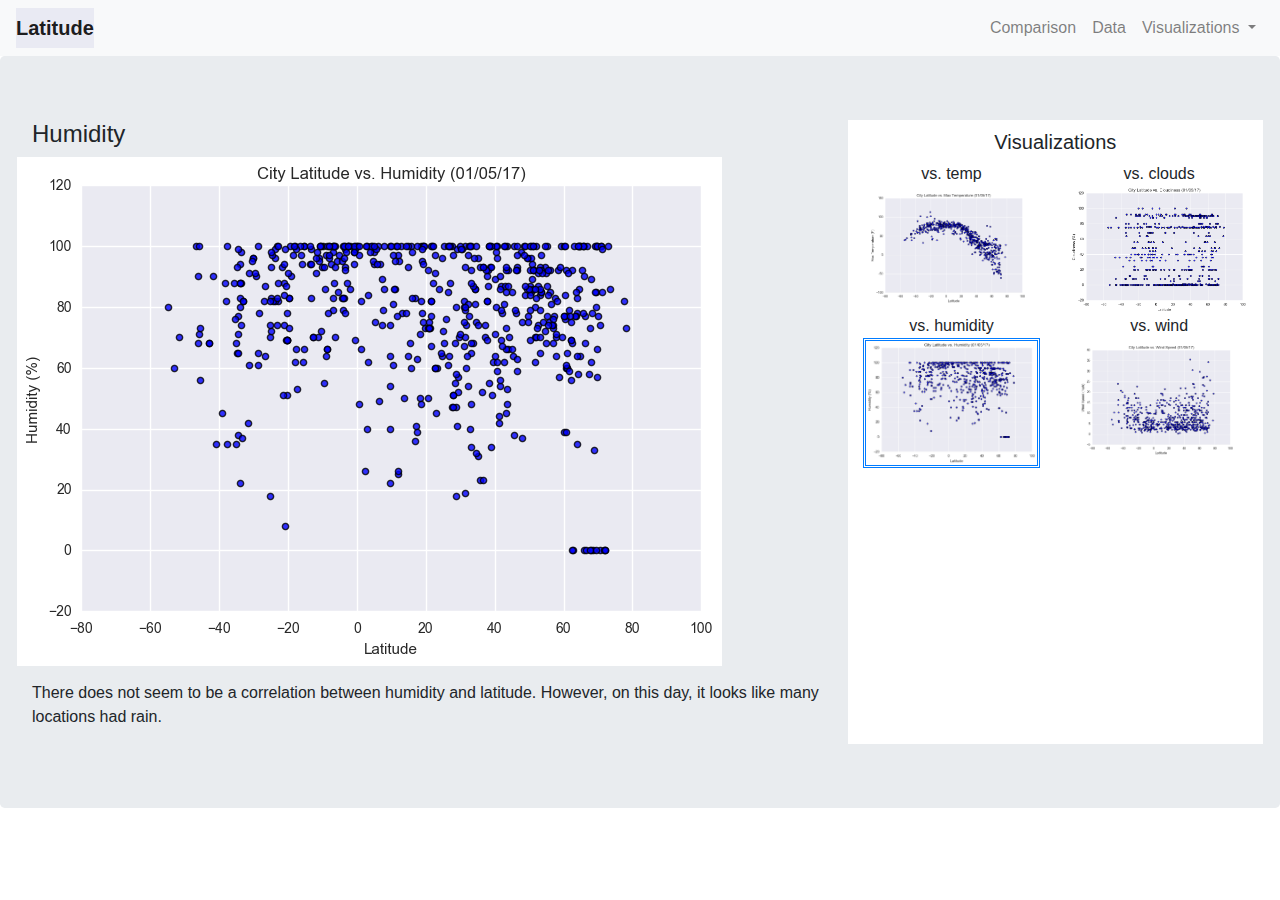
<file: humidity.html>
<!DOCTYPE html>
<html lang="en">
<head>
    <meta charset="UTF-8"/>
    <title>Graphing Homework</title>
    <link rel="stylesheet" href="https://stackpath.bootstrapcdn.com/bootstrap/4.3.1/css/bootstrap.min.css" integrity="sha384-ggOyR0iXCbMQv3Xipma34MD+dH/1fQ784/j6cY/iJTQUOhcWr7x9JvoRxT2MZw1T" crossorigin="anonymous">
    <script src="https://code.jquery.com/jquery-3.3.1.slim.min.js" integrity="sha384-q8i/X+965DzO0rT7abK41JStQIAqVgRVzpbzo5smXKp4YfRvH+8abtTE1Pi6jizo" crossorigin="anonymous"></script>
    <script src="https://cdnjs.cloudflare.com/ajax/libs/popper.js/1.14.7/umd/popper.min.js" integrity="sha384-UO2eT0CpHqdSJQ6hJty5KVphtPhzWj9WO1clHTMGa3JDZwrnQq4sF86dIHNDz0W1" crossorigin="anonymous"></script>
    <script src="https://stackpath.bootstrapcdn.com/bootstrap/4.3.1/js/bootstrap.min.js" integrity="sha384-JjSmVgyd0p3pXB1rRibZUAYoIIy6OrQ6VrjIEaFf/nJGzIxFDsf4x0xIM+B07jRM" crossorigin="anonymous"></script>

    <link rel="stylesheet" href="style.css">
  
</head>
<title>Humidity</title>
    <!--Navigation Bar-->
    <nav class="navbar navbar-expand-md navbar-light bg-light">
        <a class="navbar-brand brhead" href="index.html">Latitude</a>
        <button class="navbar-toggler" type="button" data-toggle="collapse" 
        data-target="#navbarSupportedContent" aria-controls="navbarSupportedContent" 
        aria-expanded="false" aria-label="Toggle navigation">
            <span class="navbar-toggler-icon"></span>
        </button>                  
        <div class="collapse navbar-collapse justify-content-end" id="navbar-collapse">
            <ul class="navbar-nav">
            <li class="nav-item">
                <a class="nav-link" href="comparison.html">Comparison</a>
            </li>
            <li class="nav-item">
                <a class="nav-link" href="data.html">Data</a>
            </li>
            <li class="nav-item dropdown">
                <a class="nav-link dropdown-toggle" href="#" id="navbarDropdown" role="button" 
                data-toggle="dropdown" aria-haspopup="true" aria-expanded="false">
                Visualizations
                </a>
                <div class="dropdown-menu dropdown-menu-right" aria-labelledby="navbarDropdown">
                <a class="dropdown-item" href="temp.html">Lat vs Max Temperature</a>
                <a class="dropdown-item" href="humidity.html">Lat vs Max Humidity</a>
                <a class="dropdown-item" href="clouds.html">Lat vs Max Cloudiness</a>
                <a class="dropdown-item" href="wind.html">Lat vs Wind Speed</a>
                </div>
            </li>
            </ul>
        </div>
    </nav>

    <!-- Temperature Page -->
    <div class="jumbotron">
        <div class="row"> 
        <!-- First column with main visualization-->
            <div class="col-md-8" >                
                <h4 class="pt-md:10px">Humidity</h4>
                <div class="row">
                    <div class="visual img">                  
                        <img src="humidity.png" 
                        alt="temp vs latitude">
                    </div>
                </div>
                <div class="row text=left" style="padding: 15px">There does not seem
                    to be a correlation between humidity and latitude. However,
                    on this day, it looks like many locations had rain.
                </div>
            </div>
        
        <!-- Visualization Box-->
            <div class="col-md-4 text-center" style="background-color:white">
                <h5 style="padding-top:10px">Visualizations</h5>
                    
                <!-- First Row with 2 plots-->   
                <div class="row">                         
                    <div class="col-sm" style="box-sizing: border-box">
                        <h10>vs. temp</h10>
                        <a href="temp.html">                        
                            <div class="thumbs img">
                            <img src="temp.png" class="img-fluid"  
                            alt="temp thumbnail"> 
                            </div>                        
                        </a>
                    </div>                        
                    <div class="col-sm">
                        <h10>vs. clouds</h10>    
                        <a href="clouds.html">
                            <div class="thumbs img">
                            <img src="clouds.png" class="img-fluid"   
                            alt="clouds thumbnail"> 
                            </div>
                        </a>
                    </div>
                </div>
                <div class="row"> 
                    <div class="col-sm">
                        <h10>vs. humidity</h10>
                        <a href="humidity.html">
                            <div class="thumbs img">
                            <img src="humidity.png" class="img-fluid" style="border-style:double"
                            alt="humidity thumbnail"> 
                            </div>
                        </a>
                    </div>
                    <div class="col-sm">
                        <h10>vs. wind</h10>
                        <a href="wind.html">
                            <div class="thumbs img">
                            <img src="wind.png" class="img-fluid" 
                            alt="wind thumbnail"> 
                            </div>
                        </a>
                    </div>
                </div>
            </div>    
        </div>    
    </div>     
</html>
</file>
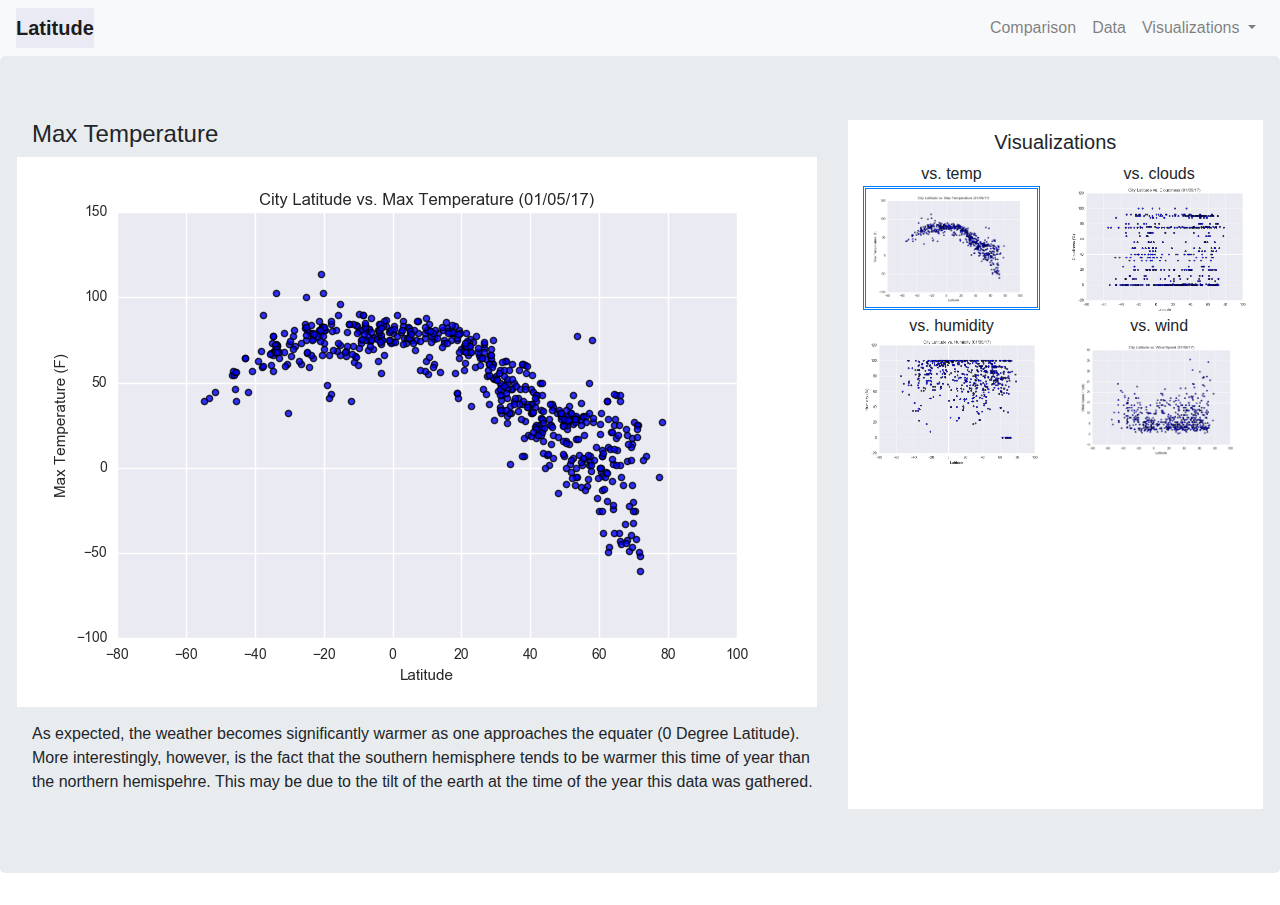
<file: temp.html>
<!DOCTYPE html>
<html lang="en">
<head>
    <meta charset="UTF-8"/>
    <title>Graphing Homework</title>
    <link rel="stylesheet" href="https://stackpath.bootstrapcdn.com/bootstrap/4.3.1/css/bootstrap.min.css" integrity="sha384-ggOyR0iXCbMQv3Xipma34MD+dH/1fQ784/j6cY/iJTQUOhcWr7x9JvoRxT2MZw1T" crossorigin="anonymous">
    <script src="https://code.jquery.com/jquery-3.3.1.slim.min.js" integrity="sha384-q8i/X+965DzO0rT7abK41JStQIAqVgRVzpbzo5smXKp4YfRvH+8abtTE1Pi6jizo" crossorigin="anonymous"></script>
    <script src="https://cdnjs.cloudflare.com/ajax/libs/popper.js/1.14.7/umd/popper.min.js" integrity="sha384-UO2eT0CpHqdSJQ6hJty5KVphtPhzWj9WO1clHTMGa3JDZwrnQq4sF86dIHNDz0W1" crossorigin="anonymous"></script>
    <script src="https://stackpath.bootstrapcdn.com/bootstrap/4.3.1/js/bootstrap.min.js" integrity="sha384-JjSmVgyd0p3pXB1rRibZUAYoIIy6OrQ6VrjIEaFf/nJGzIxFDsf4x0xIM+B07jRM" crossorigin="anonymous"></script>

    <link rel="stylesheet" href="style.css">
  
</head>
<title>Home</title>
    <!--Navigation Bar-->
    <nav class="navbar navbar-expand-md navbar-light bg-light">
        <a class="navbar-brand brhead" href="index.html">Latitude</a>
        <button class="navbar-toggler" type="button" data-toggle="collapse" 
        data-target="#navbarSupportedContent" aria-controls="navbarSupportedContent" 
        aria-expanded="false" aria-label="Toggle navigation">
            <span class="navbar-toggler-icon"></span>
        </button>                  
        <div class="collapse navbar-collapse justify-content-end" id="navbar-collapse">
            <ul class="navbar-nav">
            <li class="nav-item">
                <a class="nav-link" href="comparison.html">Comparison</a>
            </li>
            <li class="nav-item">
                <a class="nav-link" href="data.html">Data</a>
            </li>
            <li class="nav-item dropdown">
                <a class="nav-link dropdown-toggle" href="#" id="navbarDropdown" role="button" 
                data-toggle="dropdown" aria-haspopup="true" aria-expanded="false">
                Visualizations
                </a>
                <div class="dropdown-menu dropdown-menu-right" aria-labelledby="navbarDropdown">
                <a class="dropdown-item" href="temp.html">Lat vs Max Temperature</a>
                <a class="dropdown-item" href="humidity.html">Lat vs Max Humidity</a>
                <a class="dropdown-item" href="clouds.html">Lat vs Max Cloudiness</a>
                <a class="dropdown-item" href="wind.html">Lat vs Wind Speed</a>
                </div>
            </li>
            </ul>
        </div>
    </nav>

    <!-- Temperature Page -->
    <div class="jumbotron">
        <div class="row"> 
        <!-- First column with main visualization-->
            <div class="col-md-8">                
                <h4 class="pt-md:10px">Max Temperature</h4>
                <div class="row">
                    <div class="visual img">                  
                        <img src="temp.png" class="center" 
                        alt="temp vs latitude">
                    </div>
                </div>
                <div class="row text=left" style="padding: 15px">As expected, the weather becomes significantly warmer as one
                        approaches the equater (0 Degree Latitude).  More 
                        interestingly, however, is the fact that the southern 
                        hemisphere tends to be warmer this time of year than 
                        the northern hemispehre.  This may be due to the tilt 
                        of the earth at the time of the year this data was
                        gathered.
                </div>
            </div>
        
        <!-- Visualization Box-->
            <div class="col-md-4 text-center" style="background-color:white">
                <h5 class="text-center" style="padding-top:10px">Visualizations</h5>
                    
                <!-- First Row with 2 plots-->   
                <div class="row">                         
                    <div class="col-sm" style="box-sizing: border-box">
                        <h10>vs. temp</h10>
                        <a href="temp.html">                        
                            <div class="thumbs img">
                            <img src="temp.png" class="img-fluid" style="border-style:double"  
                            alt="temp thumbnail"> 
                            </div>                        
                        </a>
                    </div>                        
                    <div class="col-sm">
                        <h10>vs. clouds</h10>    
                        <a href="clouds.html">
                            <div class="thumbs img">
                            <img src="clouds.png" class="img-fluid"   
                            alt="clouds thumbnail"> 
                            </div>
                        </a>
                    </div>
                </div>
                <div class="row"> 
                    <div class="col-sm">
                        <h10>vs. humidity</h10>
                        <a href="humidity.html">
                            <div class="thumbs img">
                            <img src="humidity.png" class="img-fluid"
                            alt="humidity thumbnail"> 
                            </div>
                        </a>
                    </div>
                    <div class="col-sm">
                        <h10>vs. wind</h10>
                        <a href="wind.html">
                            <div class="thumbs img">
                            <img src="wind.png" class="img-fluid"
                            alt="wind thumbnail"> 
                            </div>
                        </a>
                    </div>
                </div>
            </div>    
        </div>    
    </div>     
</html>
</file>
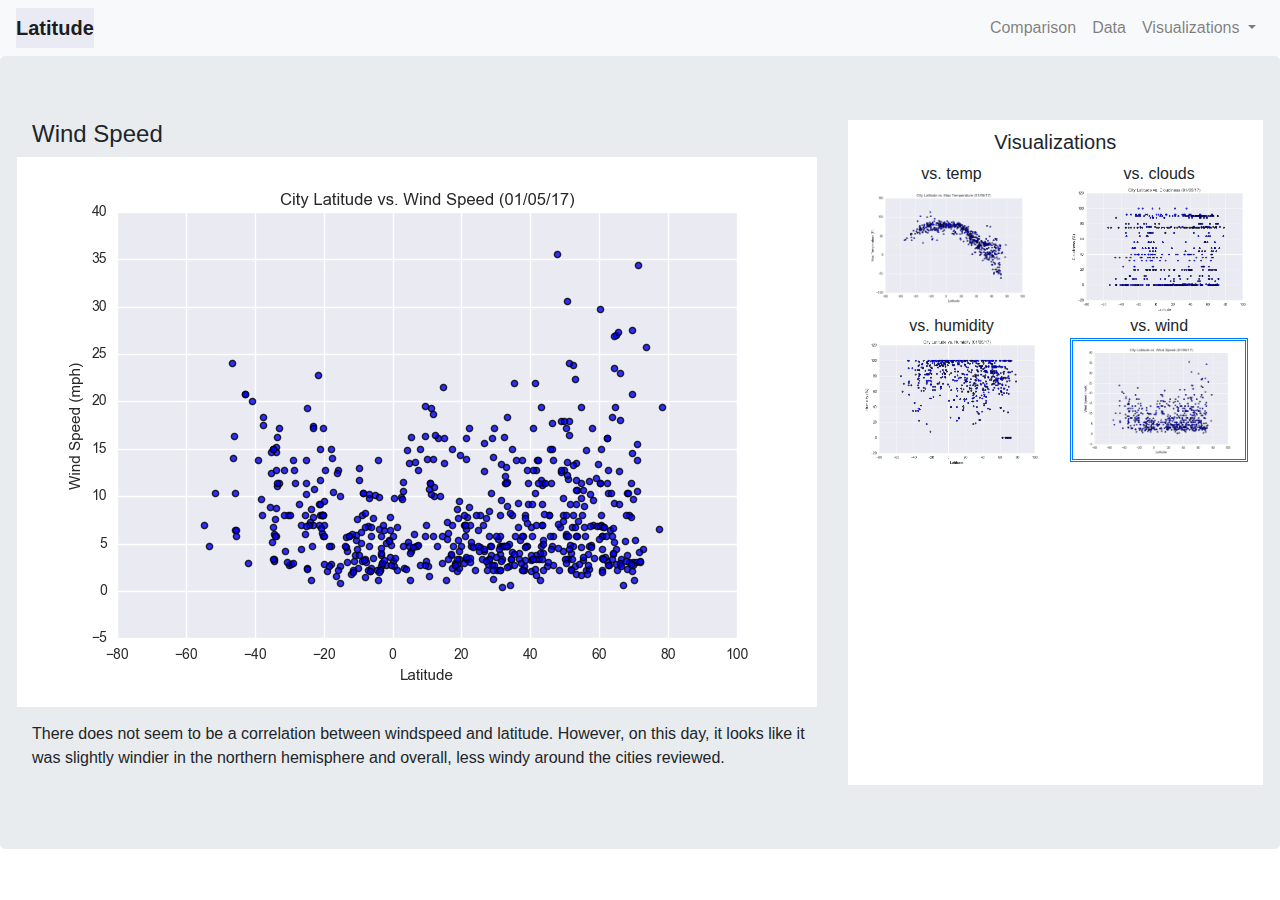
<file: wind.html>
<!DOCTYPE html>
<html lang="en">
<head>
    <meta charset="UTF-8"/>
    <title>Graphing Homework</title>
    <link rel="stylesheet" href="https://stackpath.bootstrapcdn.com/bootstrap/4.3.1/css/bootstrap.min.css" integrity="sha384-ggOyR0iXCbMQv3Xipma34MD+dH/1fQ784/j6cY/iJTQUOhcWr7x9JvoRxT2MZw1T" crossorigin="anonymous">
    <script src="https://code.jquery.com/jquery-3.3.1.slim.min.js" integrity="sha384-q8i/X+965DzO0rT7abK41JStQIAqVgRVzpbzo5smXKp4YfRvH+8abtTE1Pi6jizo" crossorigin="anonymous"></script>
    <script src="https://cdnjs.cloudflare.com/ajax/libs/popper.js/1.14.7/umd/popper.min.js" integrity="sha384-UO2eT0CpHqdSJQ6hJty5KVphtPhzWj9WO1clHTMGa3JDZwrnQq4sF86dIHNDz0W1" crossorigin="anonymous"></script>
    <script src="https://stackpath.bootstrapcdn.com/bootstrap/4.3.1/js/bootstrap.min.js" integrity="sha384-JjSmVgyd0p3pXB1rRibZUAYoIIy6OrQ6VrjIEaFf/nJGzIxFDsf4x0xIM+B07jRM" crossorigin="anonymous"></script>

    <link rel="stylesheet" href="style.css">
  
</head>
<title>Wind Speed</title>
    <!--Navigation Bar-->
    <nav class="navbar navbar-expand-md navbar-light bg-light">
        <a class="navbar-brand brhead" href="index.html">Latitude</a>
        <button class="navbar-toggler" type="button" data-toggle="collapse" 
        data-target="#navbarSupportedContent" aria-controls="navbarSupportedContent" 
        aria-expanded="false" aria-label="Toggle navigation">
            <span class="navbar-toggler-icon"></span>
        </button>                  
        <div class="collapse navbar-collapse justify-content-end" id="navbar-collapse">
            <ul class="navbar-nav">
            <li class="nav-item">
                <a class="nav-link" href="comparison.html">Comparison</a>
            </li>
            <li class="nav-item">
                <a class="nav-link" href="data.html">Data</a>
            </li>
            <li class="nav-item dropdown">
                <a class="nav-link dropdown-toggle" href="#" id="navbarDropdown" role="button" 
                data-toggle="dropdown" aria-haspopup="true" aria-expanded="false">
                Visualizations
                </a>
                <div class="dropdown-menu dropdown-menu-right" aria-labelledby="navbarDropdown">
                <a class="dropdown-item" href="temp.html">Lat vs Max Temperature</a>
                <a class="dropdown-item" href="humidity.html">Lat vs Max Humidity</a>
                <a class="dropdown-item" href="clouds.html">Lat vs Max Cloudiness</a>
                <a class="dropdown-item" href="wind.html">Lat vs Wind Speed</a>
                </div>
            </li>
            </ul>
        </div>
    </nav>

    <!-- Temperature Page -->
    <div class="jumbotron">
        <div class="row"> 
        <!-- First column with main visualization-->
            <div class="col-md-8">                
                <h4 class="pt-md:10px">Wind Speed</h4>
                <div class="row">
                    <div class="visual img">                  
                        <img src="wind.png" class="center" 
                        alt="temp vs latitude">
                    </div>
                </div>
                <div class="row text=left" style="padding: 15px">There does not seem
                    to be a correlation between windspeed and latitude. However,
                    on this day, it looks like it was slightly windier in 
                    the northern hemisphere and overall, less windy around the
                    cities reviewed.
                </div>
            </div>
        
        <!-- Visualization Box-->
            <div class="col-md-4 text-center" style="background-color:white">
                <h5 class="text-center" style="padding-top:10px">Visualizations</h5>
                    
                <!-- First Row with 2 plots-->   
                <div class="row">                         
                    <div class="col-sm" style="box-sizing: border-box">
                        <h10>vs. temp</h10>
                        <a href="temp.html">                        
                            <div class="thumbs img">
                            <img src="temp.png" class="img-fluid"  
                            alt="temp thumbnail"> 
                            </div>                        
                        </a>
                    </div>                        
                    <div class="col-sm">
                        <h10>vs. clouds</h10>    
                        <a href="clouds.html">
                            <div class="thumbs img">
                            <img src="clouds.png" class="img-fluid"   
                            alt="clouds thumbnail"> 
                            </div>
                        </a>
                    </div>
                </div>
                <div class="row"> 
                    <div class="col-sm">
                        <h10>vs. humidity</h10>
                        <a href="humidity.html">
                            <div class="thumbs img">
                            <img src="humidity.png" class="img-fluid"
                            alt="humidity thumbnail"> 
                            </div>
                        </a>
                    </div>
                    <div class="col-sm">
                        <h10> vs. wind</h10>
                        <a href="wind.html">
                            <div class="thumbs img">
                            <img src="wind.png" class="img-fluid" style="border-style:double"
                            alt="wind thumbnail"> 
                            </div>
                        </a>
                    </div>
                </div>
            </div>    
        </div>    
    </div>     
</html>
</file>
<file: style.css>
.brhead {
        font-weight: 700;
        background-color:rgba(0, 0, 128, 0.057)
    }
    .snippet img{ 
        display: block;
        width: 30%; height:auto; 
        float: left; 
        margin: 5px;
        padding: 0             
        }

    .thumbs img{ 
        width: 225px; 
        height: auto; 
        float: left; 
        padding: 0        
        }

    .visual img{
        width: 100%;
        height: auto;
        float: center 
        }
</file>
